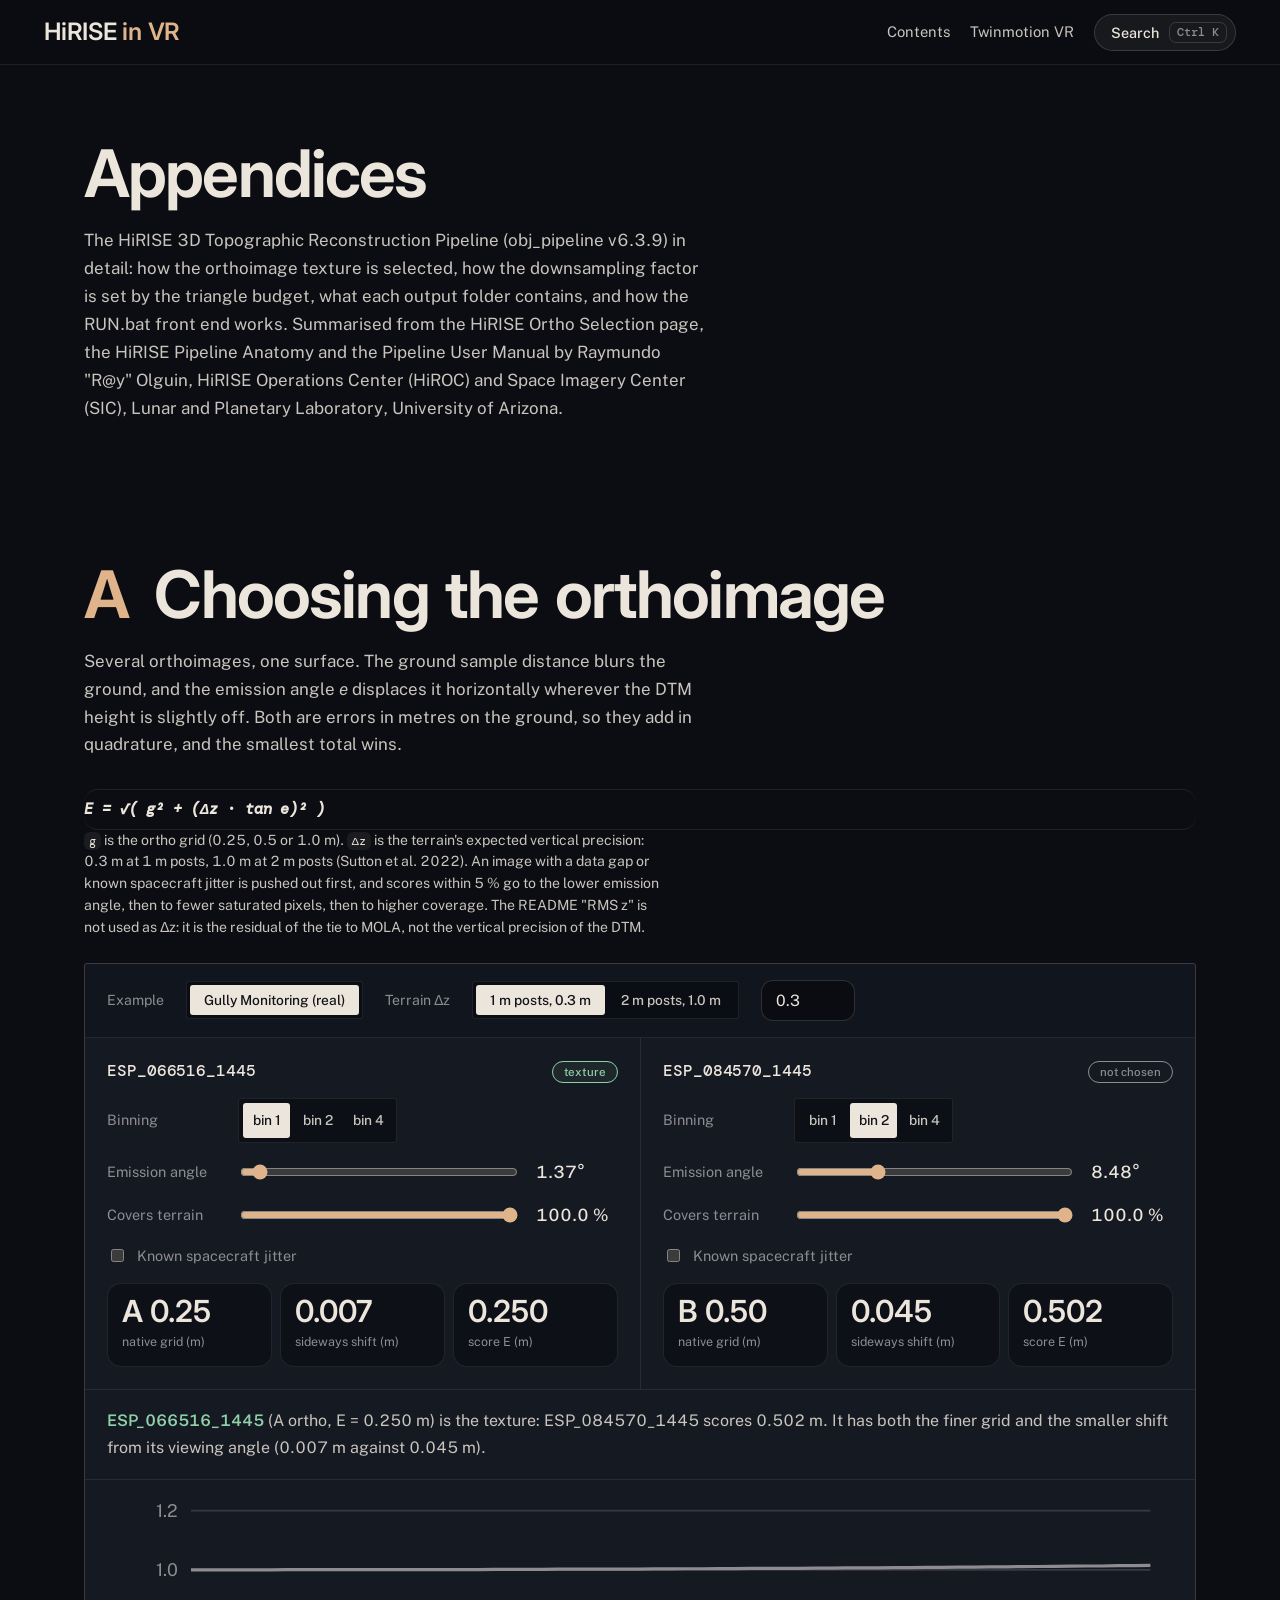
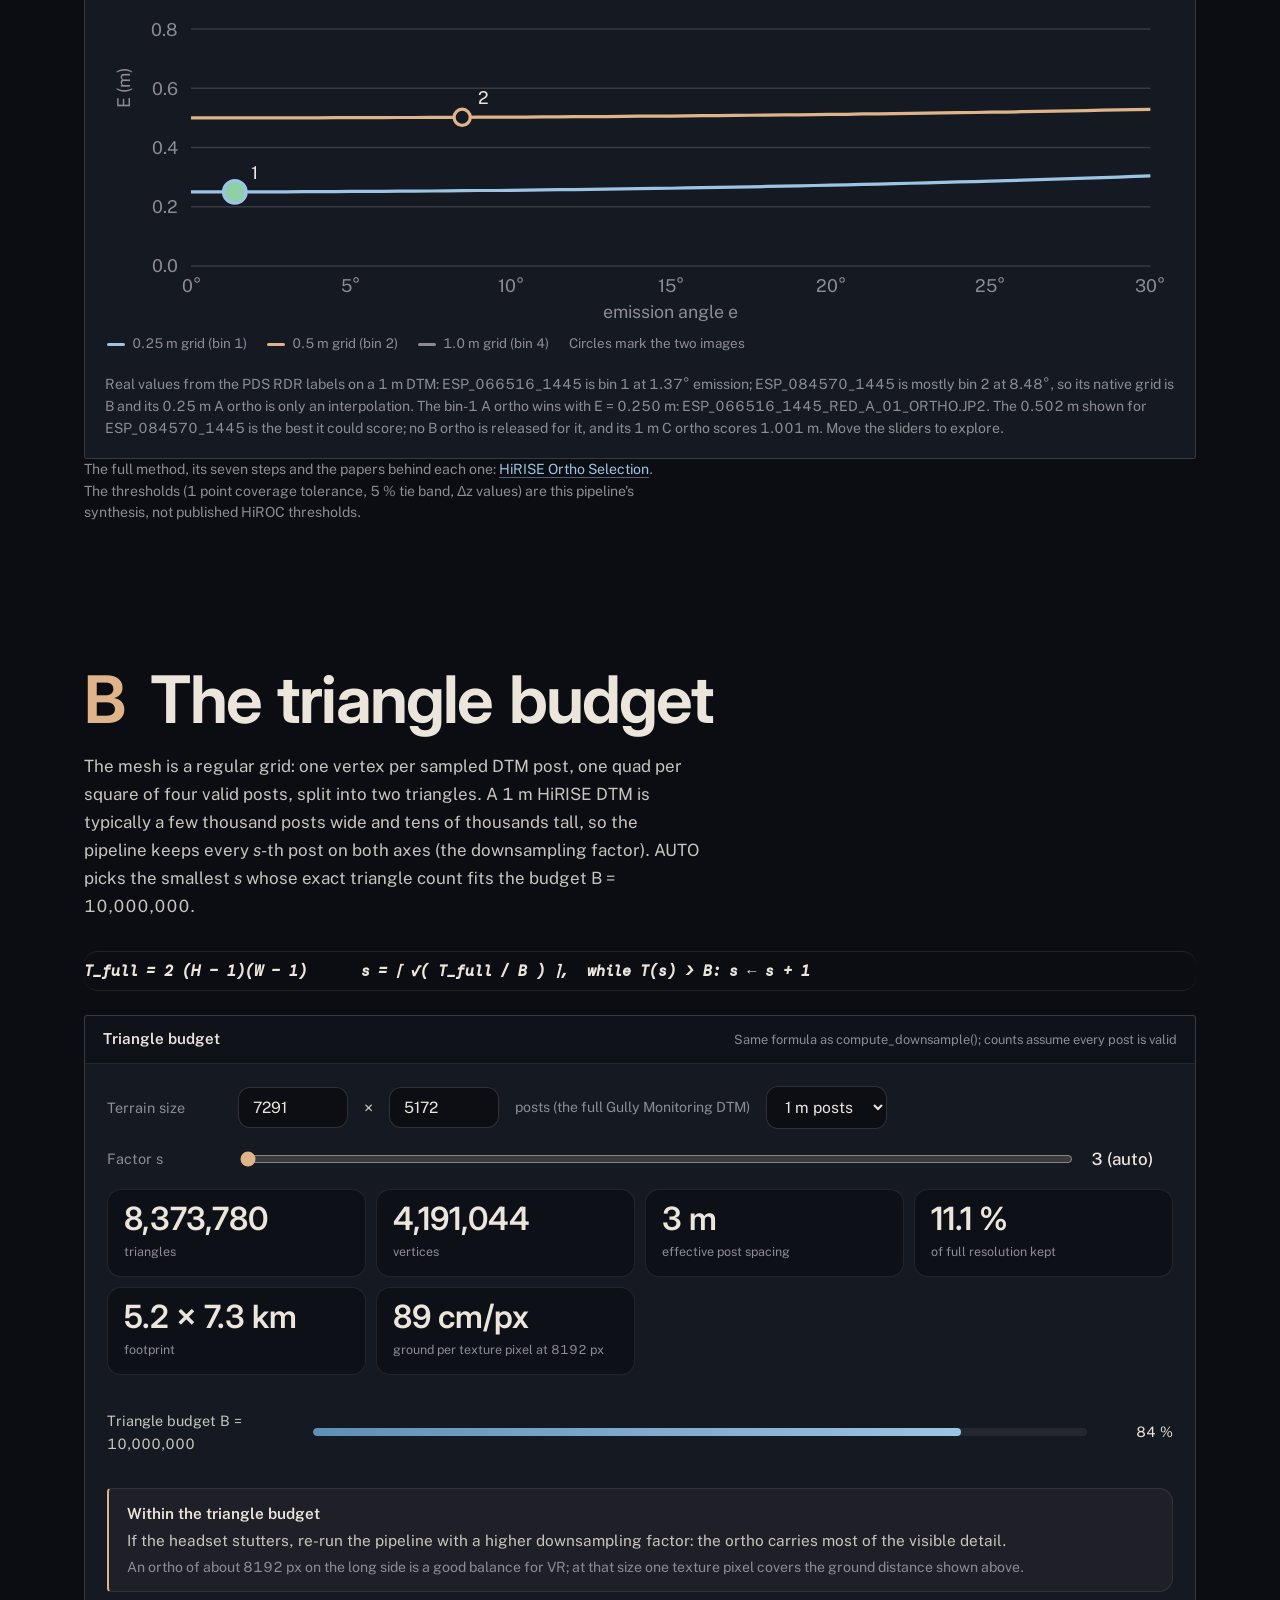
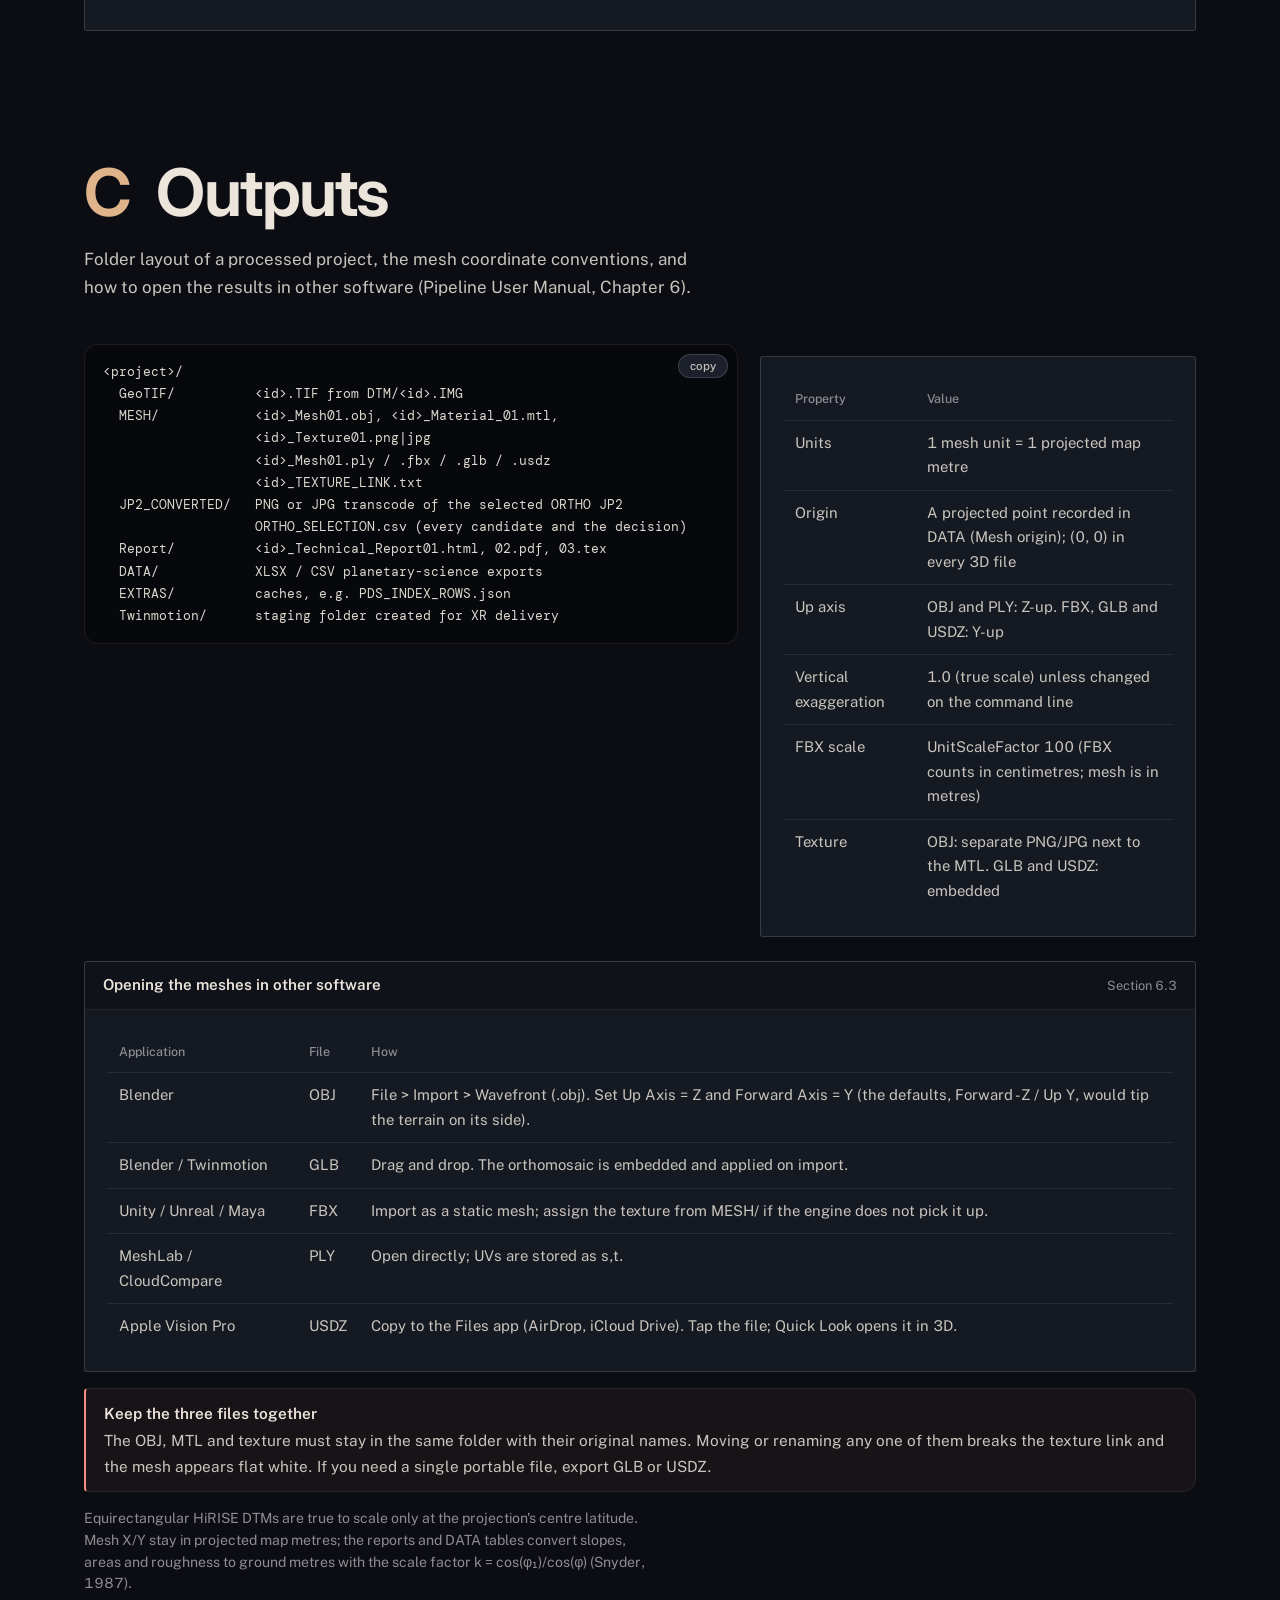
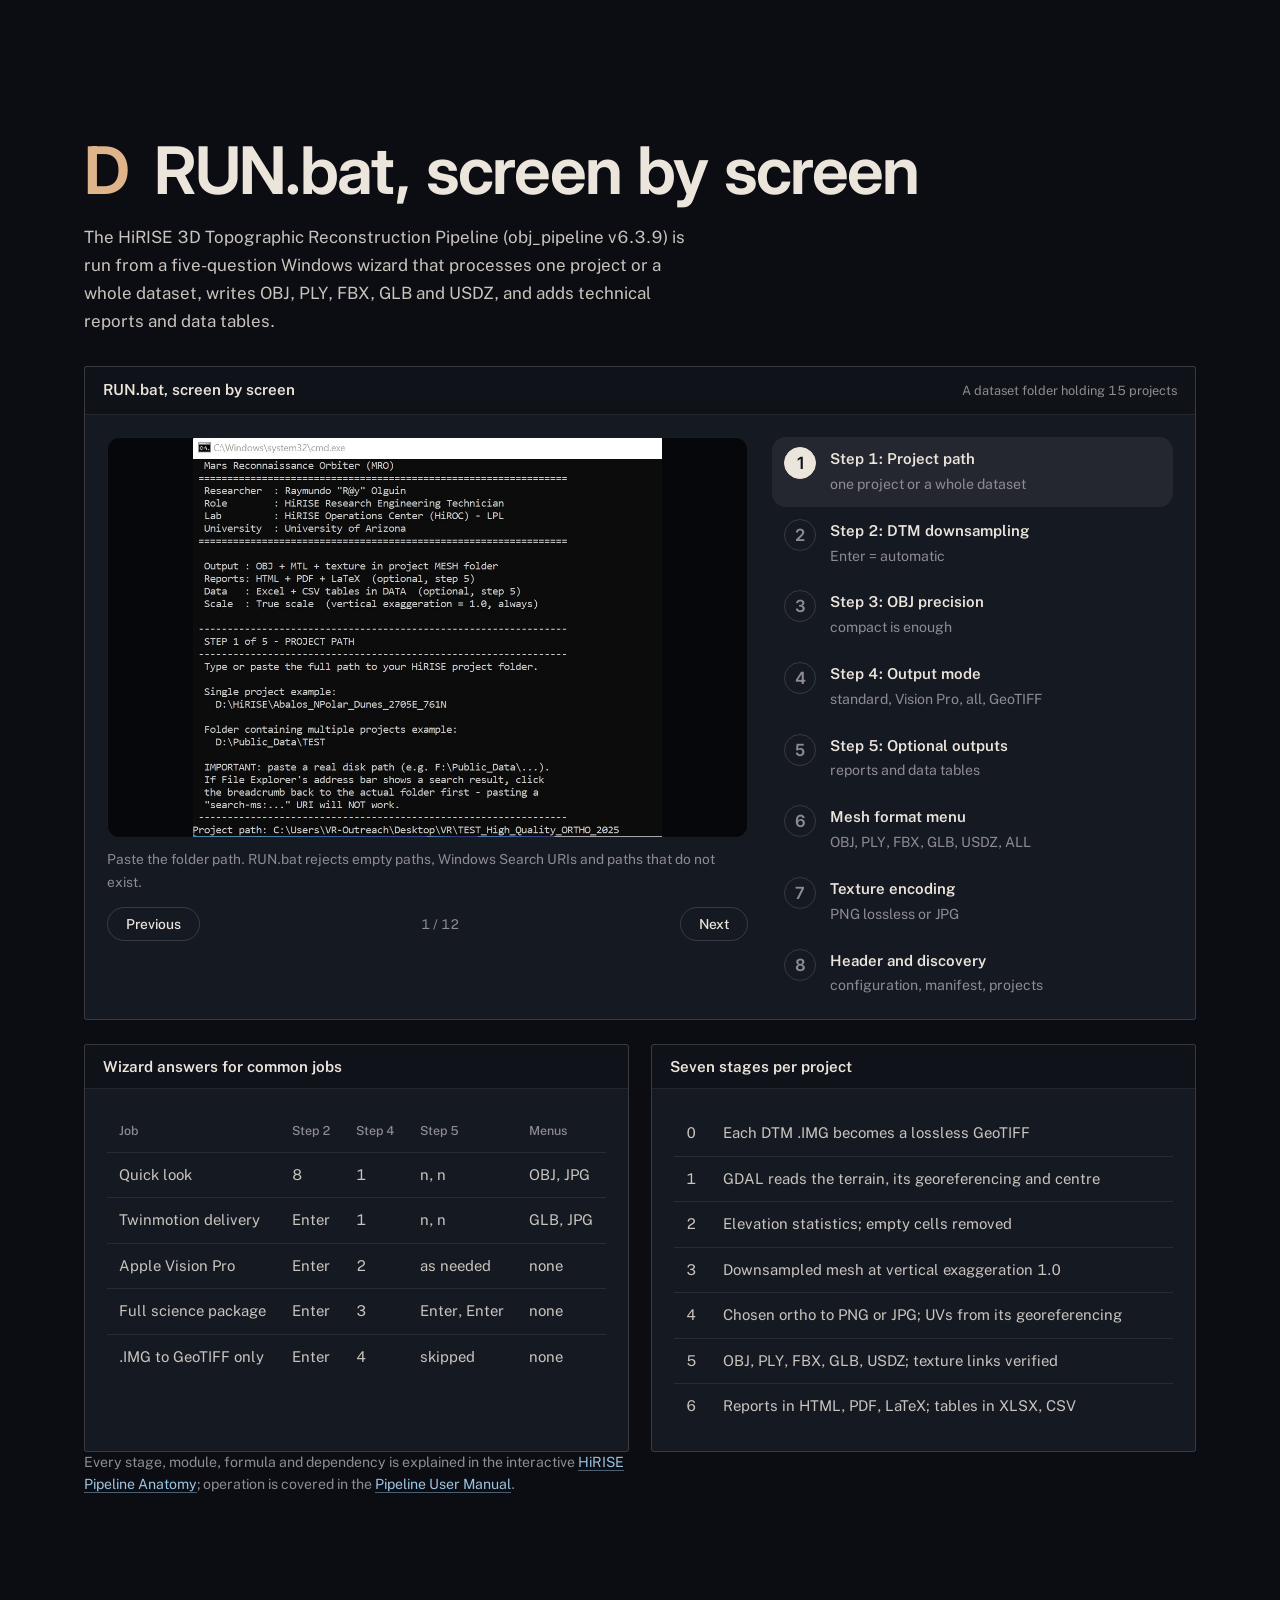
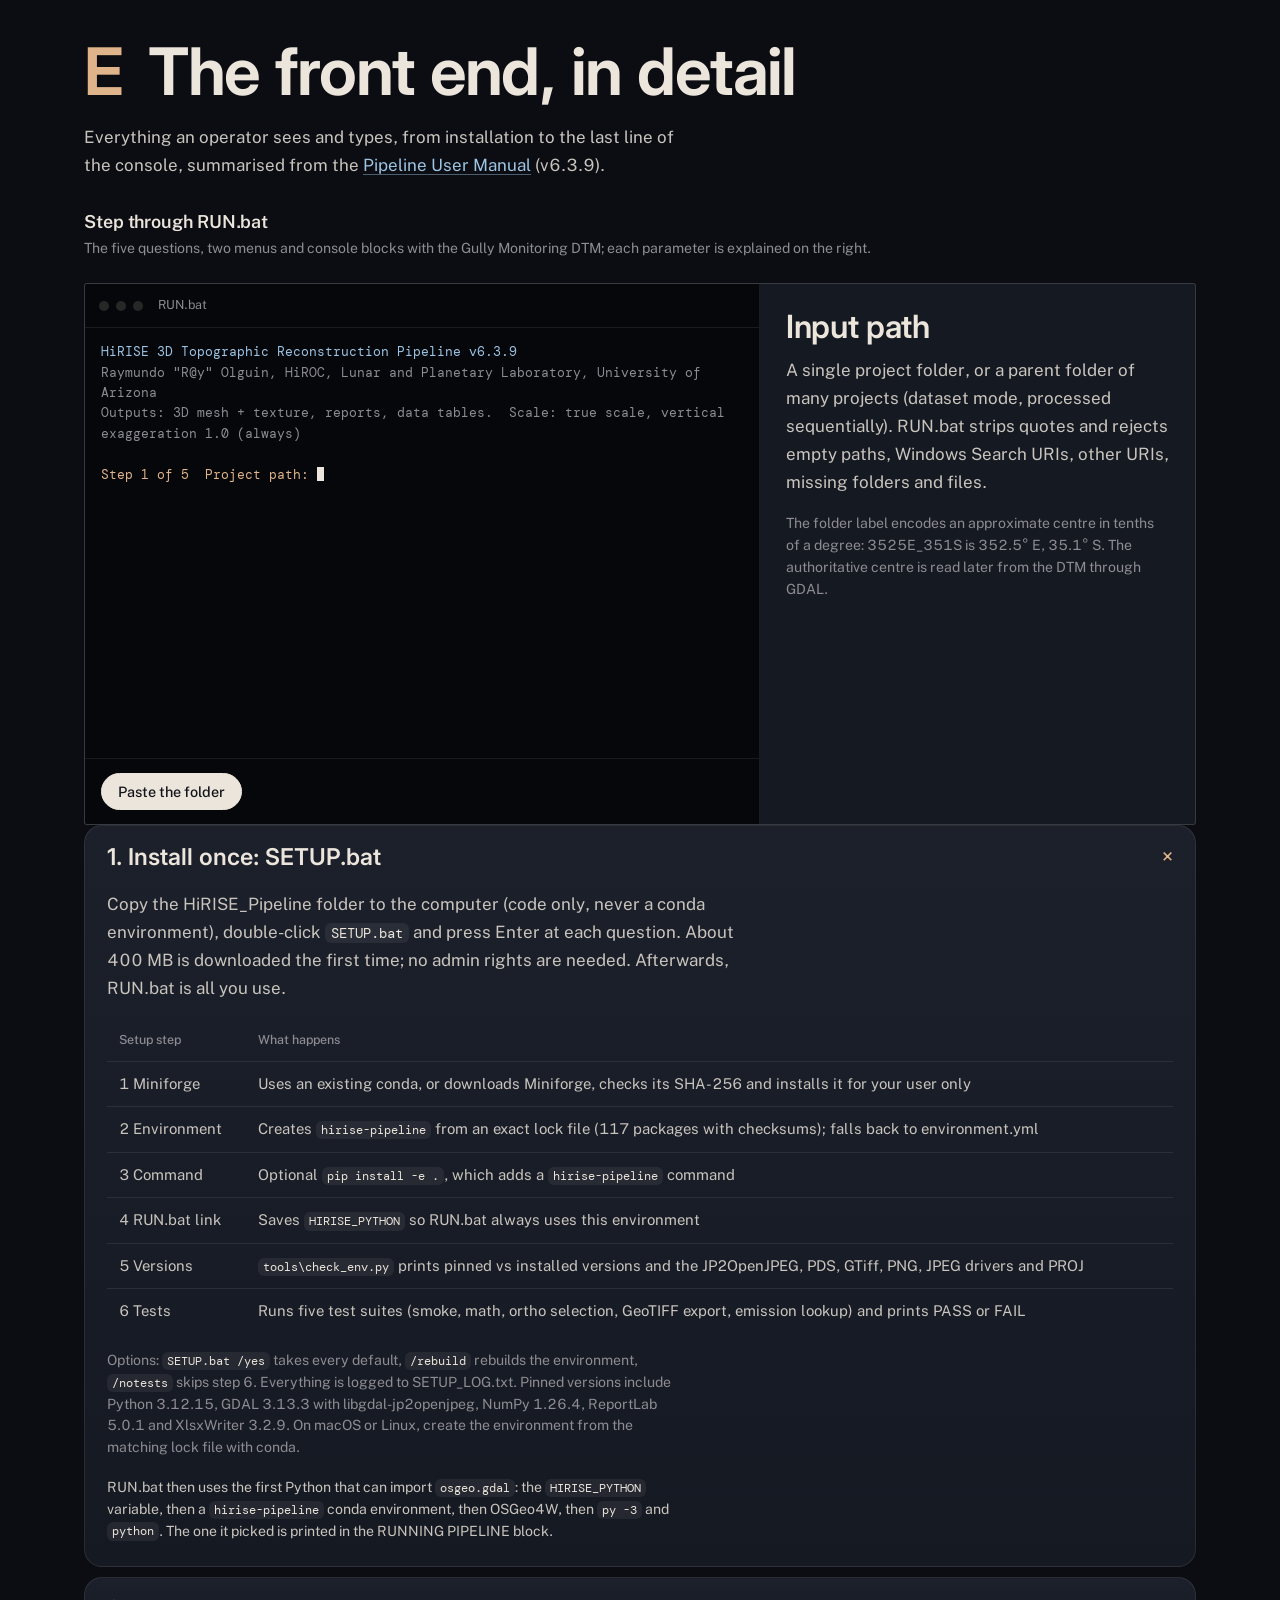
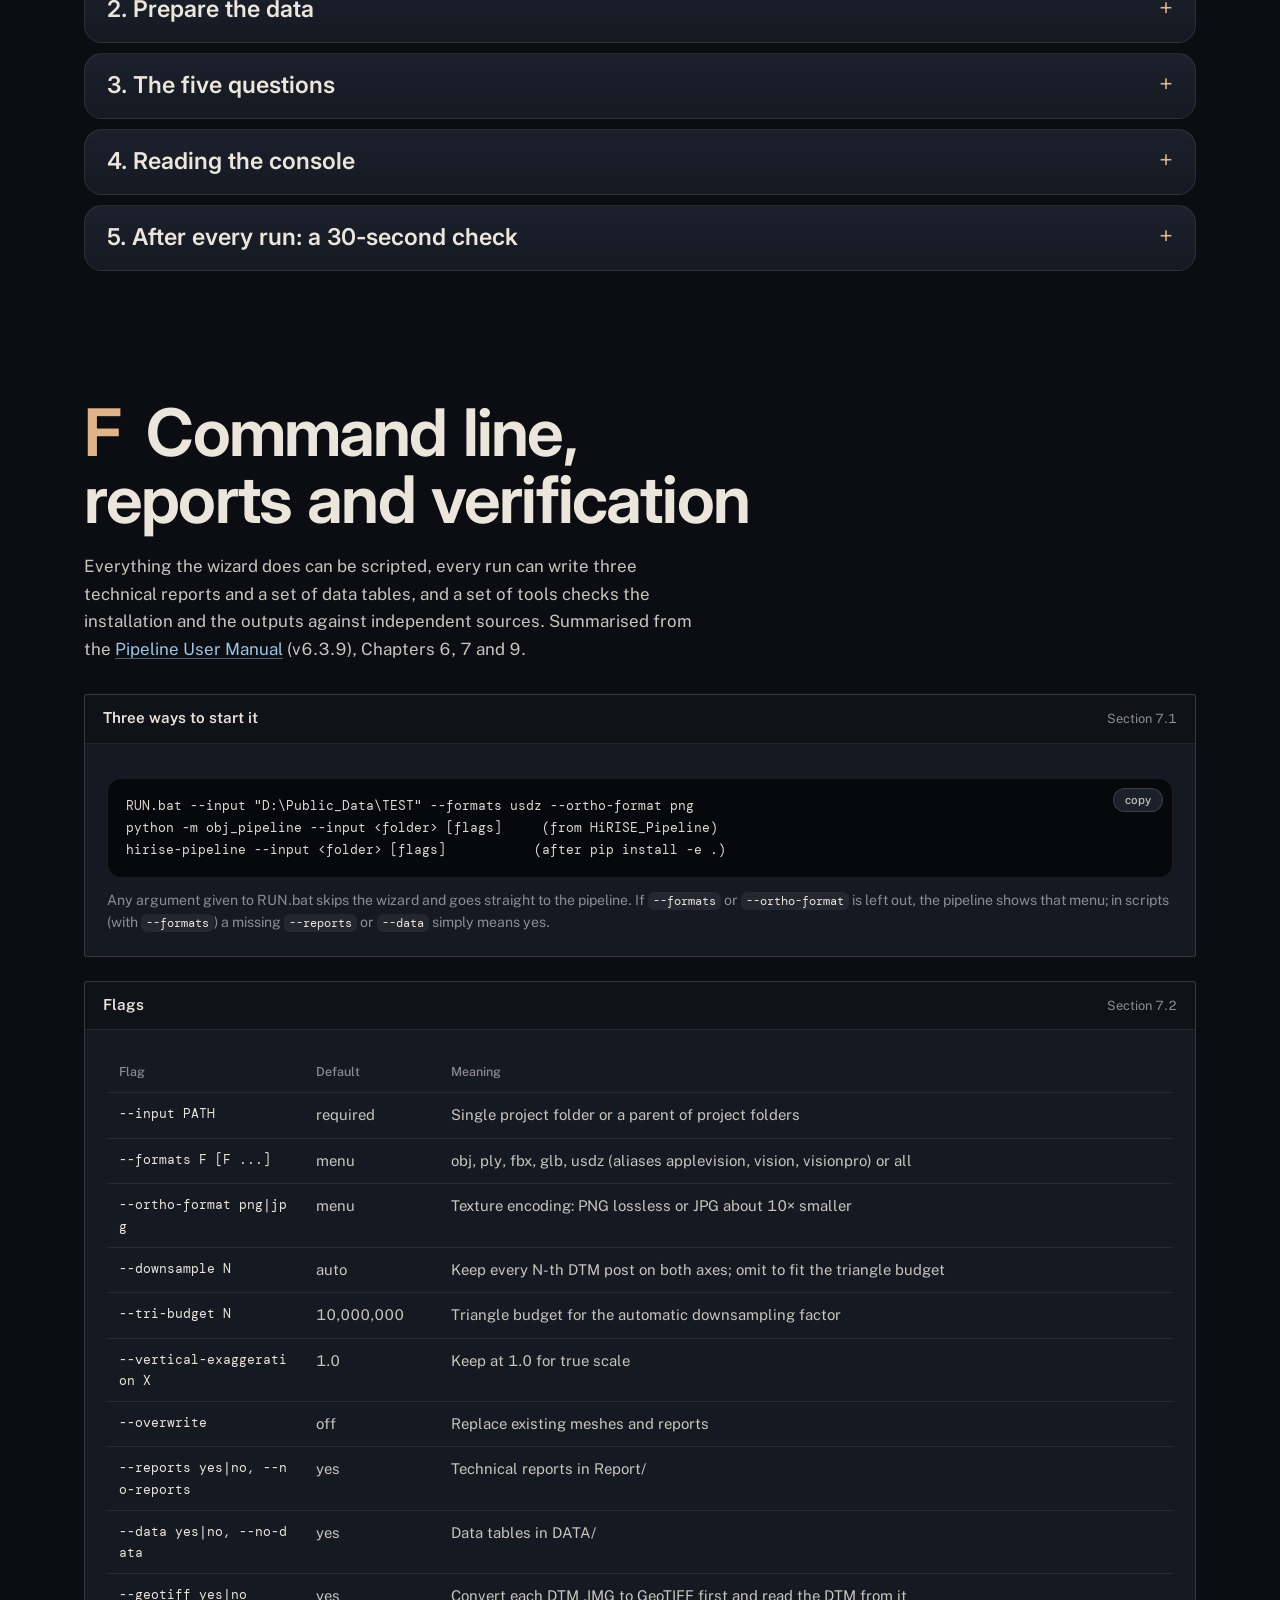
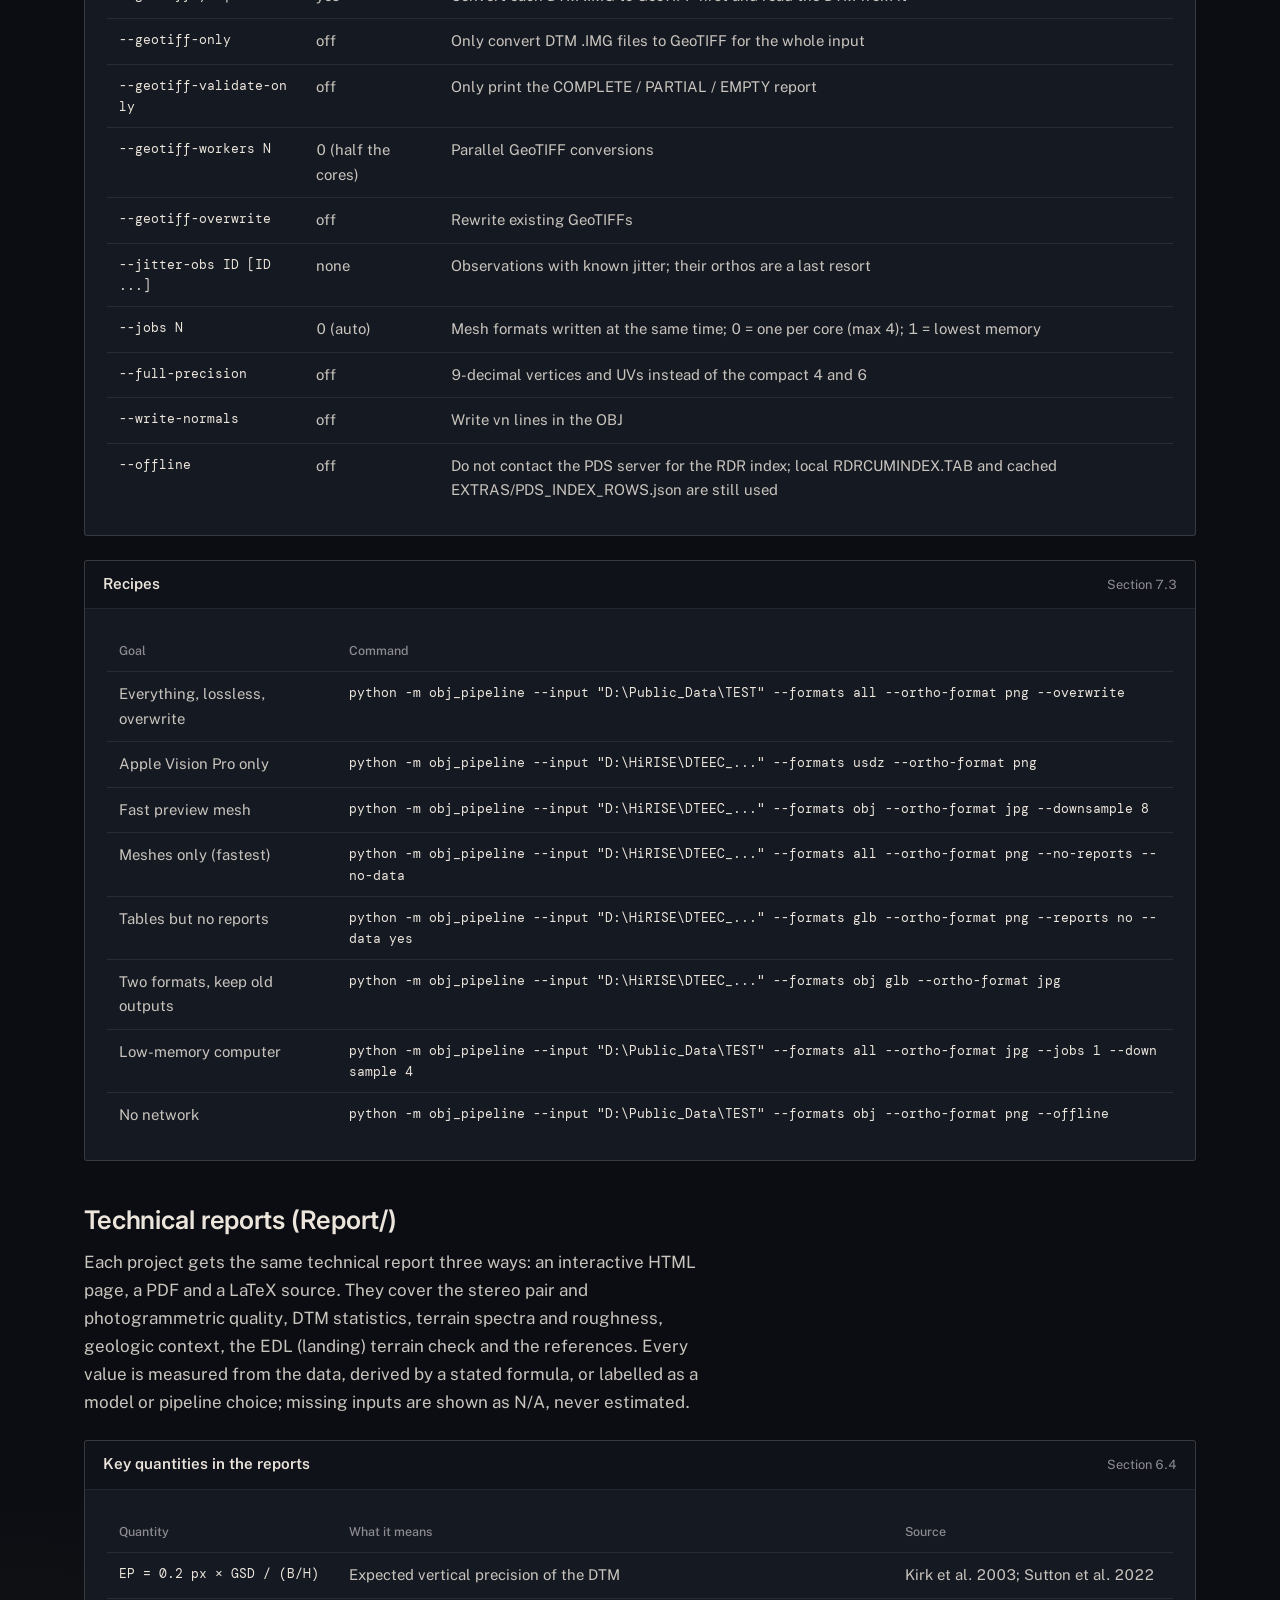
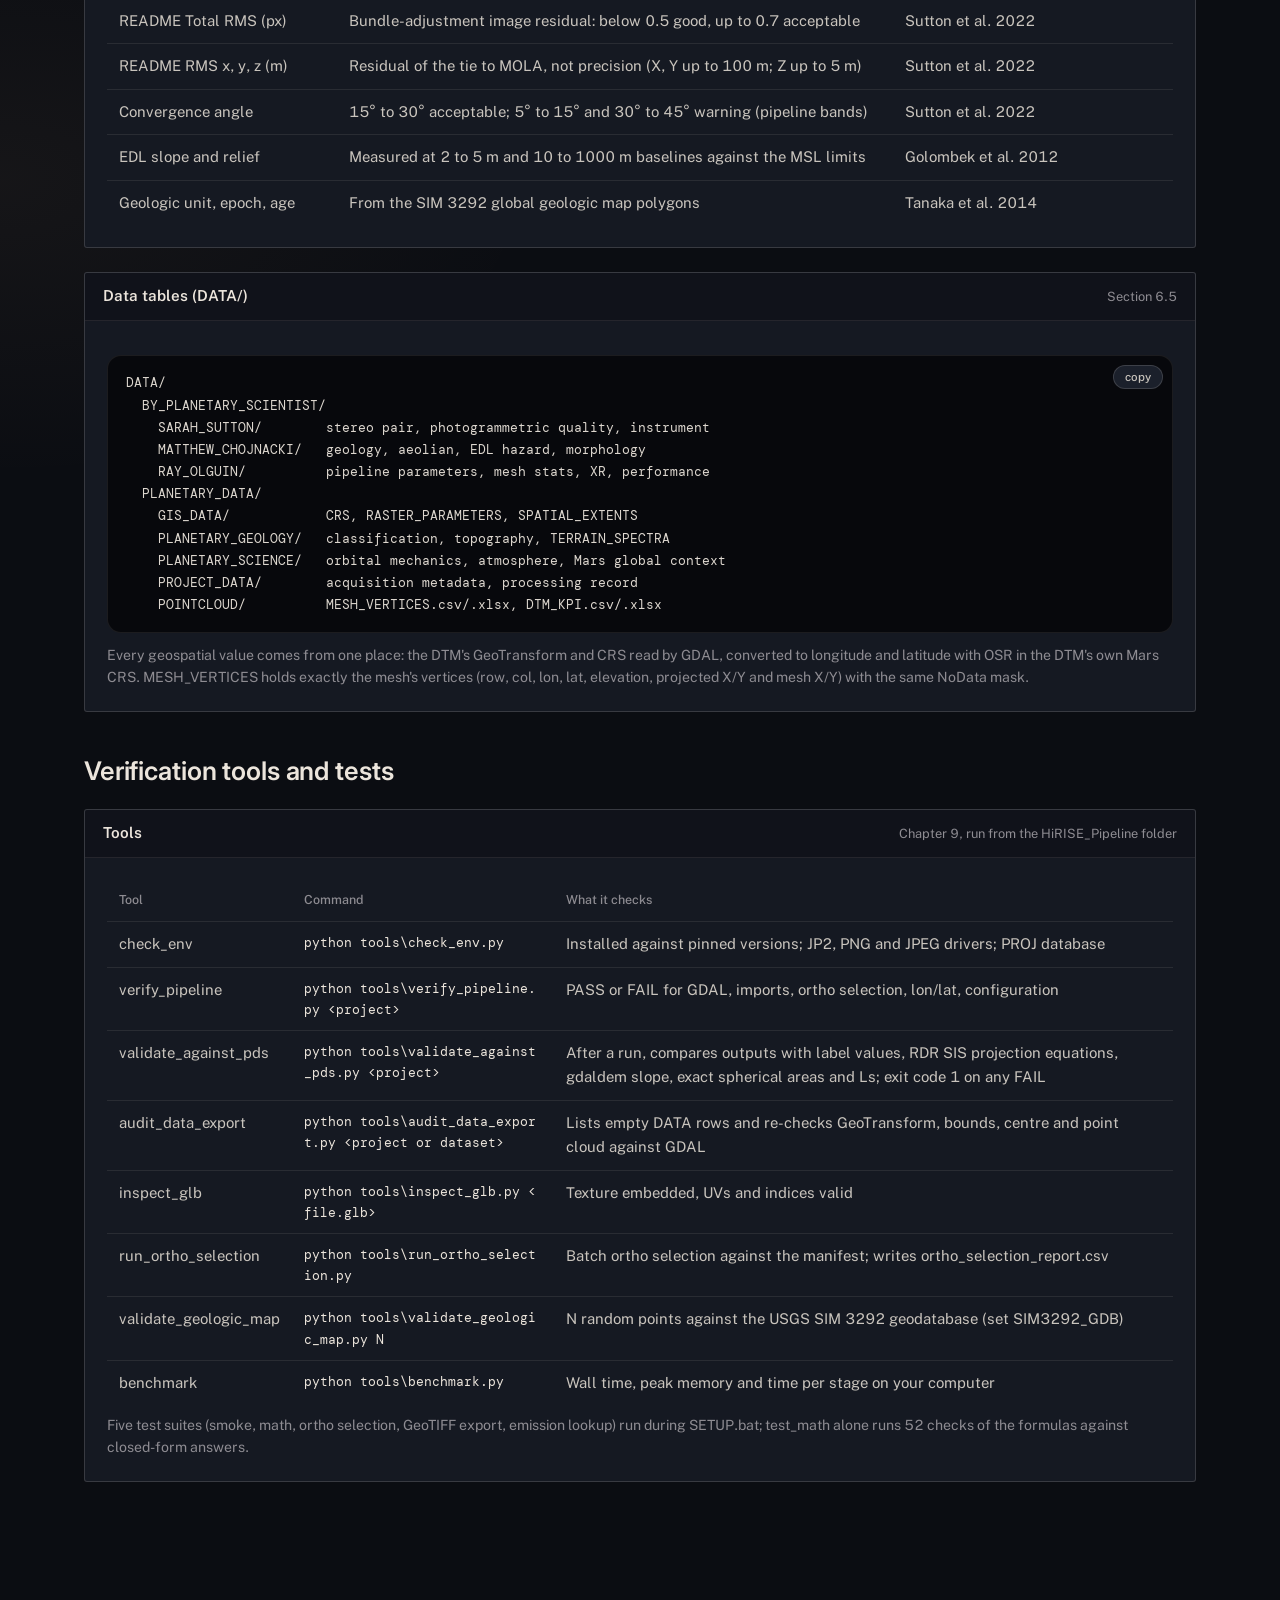
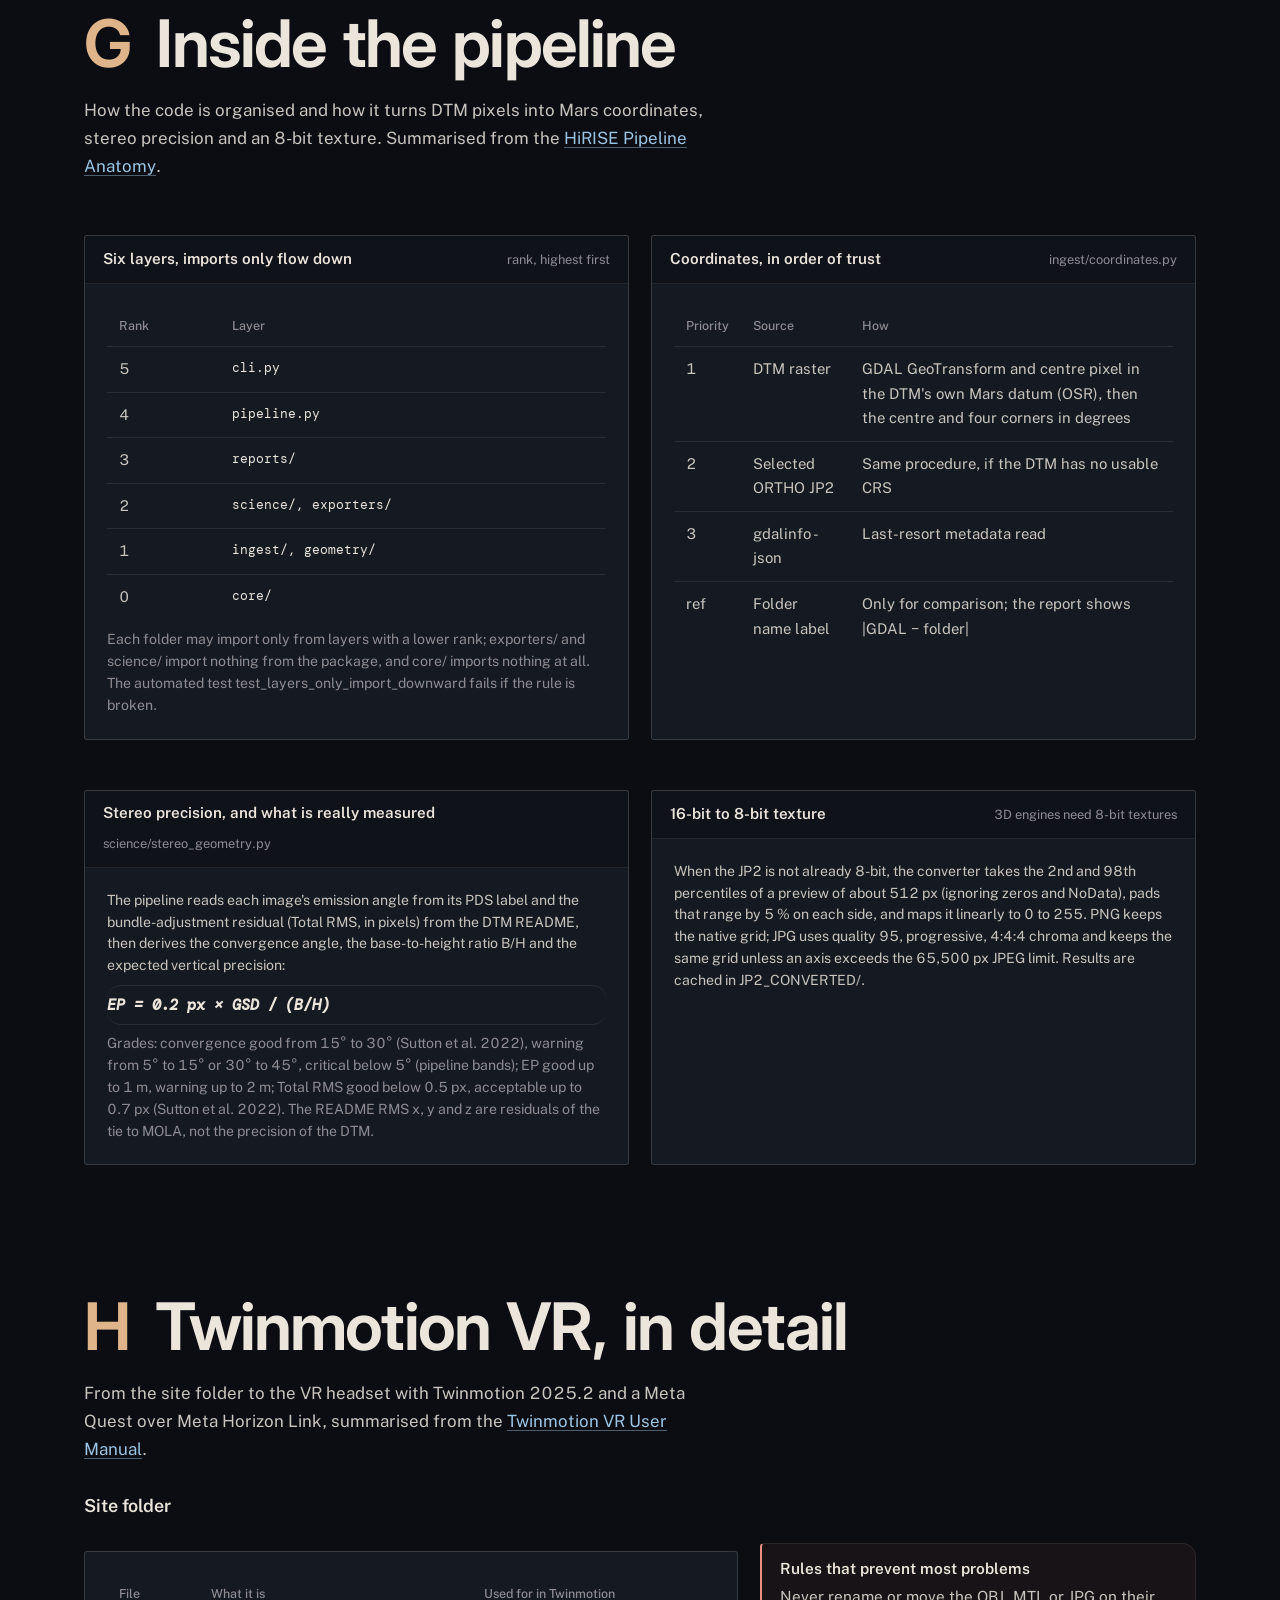
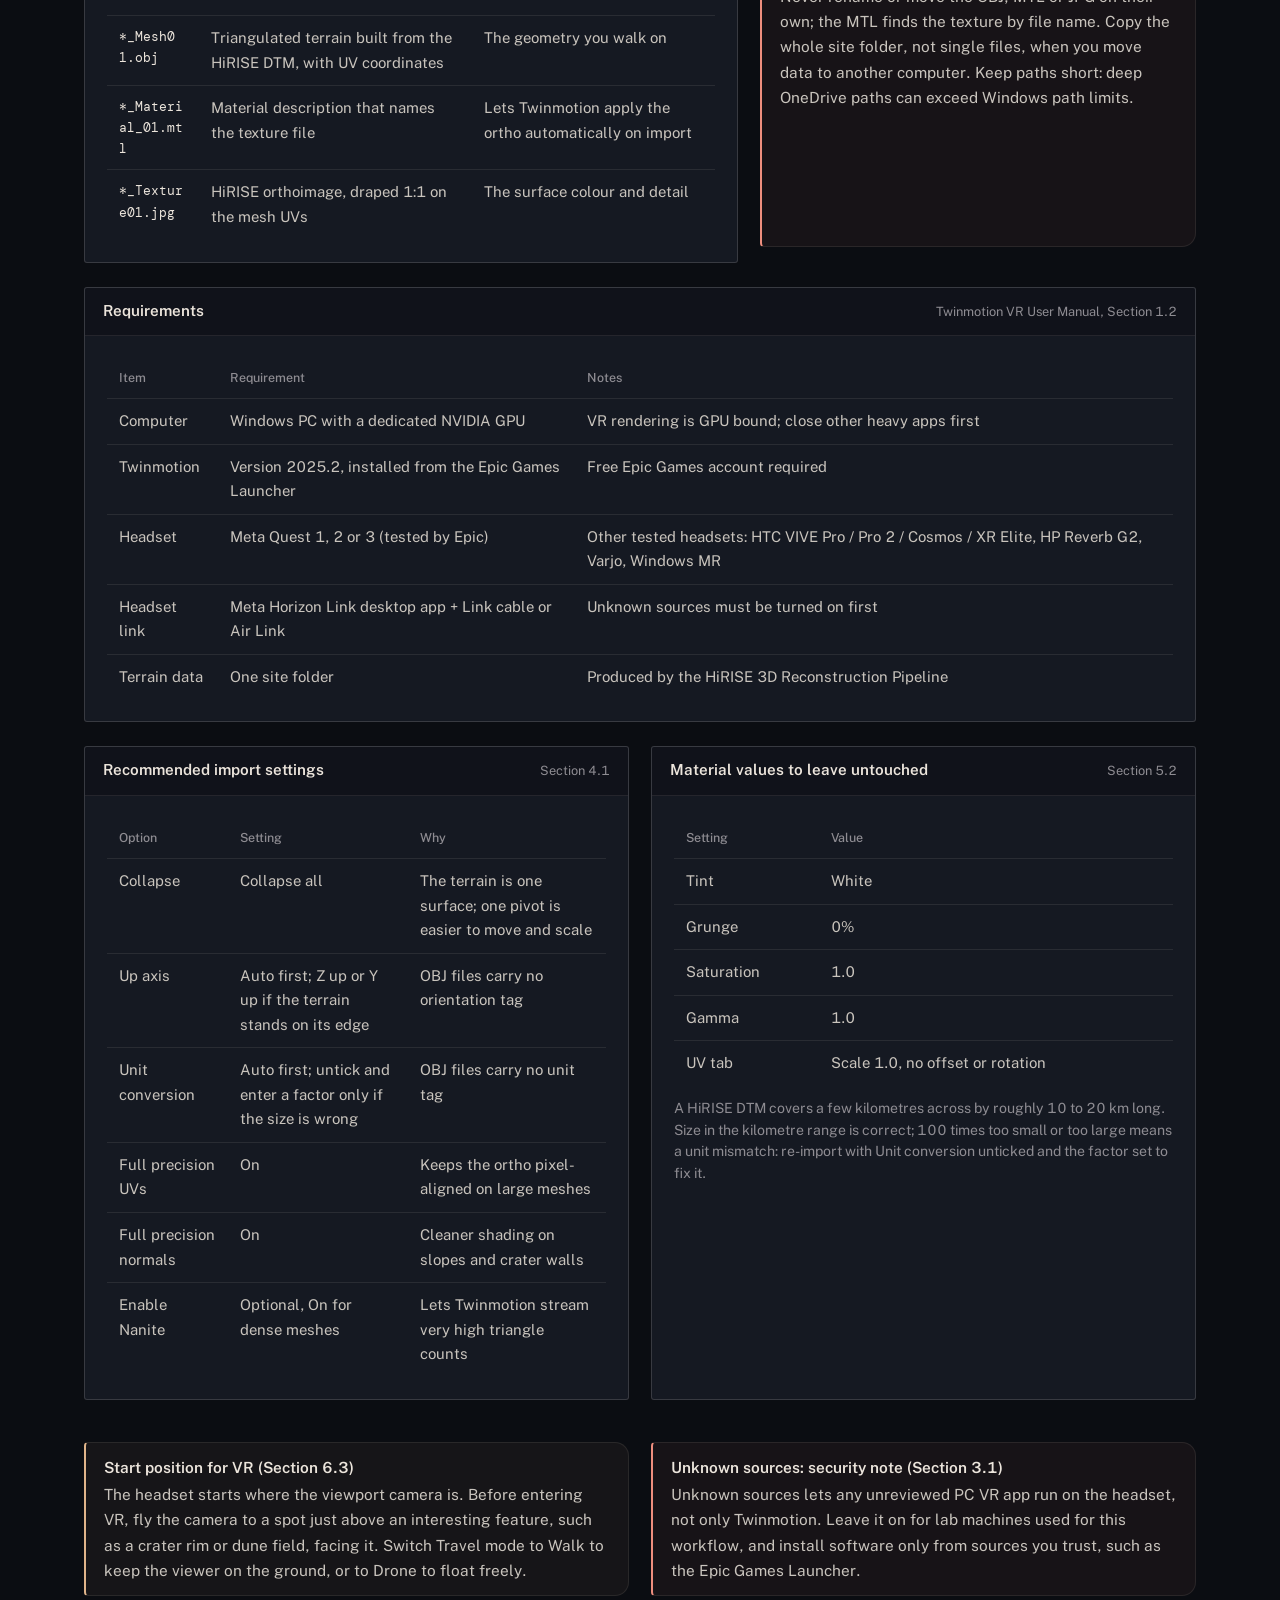
<file: science.html>
<!doctype html>
<html lang="en">
<head>
<meta charset="utf-8">
<meta name="viewport" content="width=device-width, initial-scale=1, viewport-fit=cover">
<title>How it works: HiRISE in VR, the science and the tools</title>
<meta name="description" content="Viewing HiRISE terrain meshes and orthoimages in virtual reality: the HiRISE 3D Topographic Reconstruction Pipeline and Twinmotion VR. By Raymundo &quot;R@y&quot; Olguin, HiROC and SIC, LPL, University of Arizona.">
<meta name="author" content="Raymundo &quot;R@y&quot; Olguin">
<meta name="theme-color" content="#0B0D12">
<meta property="og:type" content="website">
<meta property="og:site_name" content="HiRISE in VR">
<meta property="og:url" content="https://rayolguinm.github.io/HiRISE_VR/science.html">
<meta property="og:title" content="HiRISE in VR: pipeline reference (appendices)">
<meta property="og:description" content="From a HiRISE stereo DTM to a true-scale, textured mesh in a VR headset.">
<meta property="og:image" content="https://rayolguinm.github.io/HiRISE_VR/docs/img/share_card.jpg">
<meta property="og:image:secure_url" content="https://rayolguinm.github.io/HiRISE_VR/docs/img/share_card.jpg">
<meta property="og:image:type" content="image/jpeg">
<meta property="og:image:width" content="1200">
<meta property="og:image:height" content="627">
<meta property="og:image:alt" content="HiRISE DTM rendered as a true-scale 3D terrain">
<meta name="twitter:card" content="summary_large_image">
<link rel="canonical" href="https://rayolguinm.github.io/HiRISE_VR/science.html">
<link rel="preconnect" href="https://fonts.googleapis.com">
<link rel="preconnect" href="https://fonts.gstatic.com" crossorigin>
<link rel="stylesheet" href="https://fonts.googleapis.com/css2?family=Inter:wght@400..800&family=Public+Sans:ital,wght@0,300..700;1,400&family=DM+Mono:wght@400;500&display=swap">
<link rel="stylesheet" href="assets/css/site.css">
<script type="importmap">{"imports":{
  "three":"./assets/vendor/three/three.module.min.js",
  "three/webgpu":"./assets/vendor/three/three.webgpu.min.js",
  "three/addons/":"./assets/vendor/three/addons/"}}</script>
</head>
<body>
<a class="skip" href="#main">Skip to the content</a>
<div class="progress-line" aria-hidden="true"></div>
<header class="bar solid" id="bar"><div class="wrap">
  <a class="mark" href="index.html">HiRISE <span>in VR</span></a>
  <span class="sp"></span>
  <a class="link" href="index.html#contents">Contents</a>
  <a class="link" href="#twinmotion">Twinmotion VR</a>
  <button class="kbtn" type="button" id="kOpen" aria-haspopup="dialog">Search <kbd id="kKey">Ctrl K</kbd></button>
</div></header>
<nav class="rail show" id="rail" aria-label="Appendices">
  <ol>
    <li><a href="#texture">A Ortho selection</a></li>
    <li><a href="#mesh">B Triangle budget</a></li>
    <li><a href="#outputs">C Outputs</a></li>
    <li><a href="#pipeline">D RUN.bat screens</a></li>
    <li><a href="#frontend">E Front end</a></li>
    <li><a href="#cli">F Command line</a></li>
    <li><a href="#anatomy">G Inside the pipeline</a></li>
    <li><a href="#twinmotion">H Twinmotion VR</a></li>
    <li><a href="#help">I Troubleshooting</a></li>
    <li><a href="#glossary">J Glossary</a></li>
    <li><a href="#refs">References</a></li>
  </ol>
</nav>
<main id="main"><div class="wrap">
<section class="sec" style="padding-top:140px;padding-bottom:0" id="intro">
  <div class="sec-head plain">
    <h2>Appendices</h2>
    <p>The HiRISE 3D Topographic Reconstruction Pipeline (obj_pipeline v6.3.9) in detail: how the orthoimage texture is selected, how the downsampling factor is set by the triangle budget, what each output folder contains, and how the RUN.bat front end works. Summarised from the HiRISE Ortho Selection page, the HiRISE Pipeline Anatomy and the Pipeline User Manual by Raymundo "R@y" Olguin, HiRISE Operations Center (HiROC) and Space Imagery Center (SIC), Lunar and Planetary Laboratory, University of Arizona.</p>
  </div>
</section>
<section class="sec" id="texture">
  <div class="sec-head plain">
    <h2><span class="no">A</span>Choosing the orthoimage</h2>
    <p>Several orthoimages, one surface. The ground sample distance blurs the ground, and the emission angle <i>e</i> displaces it horizontally wherever the DTM height is slightly off. Both are errors in metres on the ground, so they add in quadrature, and the smallest total wins.</p>
  </div>
  <pre class="formula">E = √( g² + (Δz · tan e)² )</pre>
  <p class="prose small"><code>g</code> is the ortho grid (0.25, 0.5 or 1.0 m). <code>Δz</code> is the terrain's expected vertical precision: 0.3 m at 1 m posts, 1.0 m at 2 m posts (Sutton et al. 2022). An image with a data gap or known spacecraft jitter is pushed out first, and scores within 5 % go to the lower emission angle, then to fewer saturated pixels, then to higher coverage. The README "RMS z" is not used as &Delta;z: it is the residual of the tie to MOLA, not the vertical precision of the DTM.</p>
  <div class="tool calc" id="calc">
    <div class="calc-top">
      <label>Example</label>
      <span class="seg" role="group" aria-label="Examples" id="presetSeg"><button type="button" data-p="site" aria-pressed="true">Gully Monitoring (real)</button></span>
      <label for="dz">Terrain Δz</label>
      <span class="seg" role="group" aria-label="Terrain precision" id="dzSeg"><button type="button" data-dz="0.3" aria-pressed="true">1 m posts, 0.3 m</button><button type="button" data-dz="1.0" aria-pressed="false">2 m posts, 1.0 m</button></span>
      <input type="number" id="dz" min="0.05" max="3" step="0.05" value="0.3" aria-label="Δz in metres" style="width:6em">
    </div>
    <div class="imgs">
      <div class="img" data-i="0">
        <h3><span id="name0">Image 1</span> <span class="status" id="st0"></span></h3>
        <div class="row"><label>Binning</label><span class="seg bseg" role="group" aria-label="Image 1 binning"><button type="button" data-b="1" aria-pressed="true">bin 1</button><button type="button" data-b="2" aria-pressed="false">bin 2</button><button type="button" data-b="4" aria-pressed="false">bin 4</button></span></div>
        <div class="row"><label for="e0">Emission angle</label><input type="range" id="e0" min="0" max="30" step="0.01" value="1.37"><span class="val" id="e0v"></span></div>
        <div class="row"><label for="c0">Covers terrain</label><input type="range" id="c0" min="70" max="100" step="0.5" value="100"><span class="val" id="c0v"></span></div>
        <label class="chk"><input type="checkbox" id="j0"> Known spacecraft jitter</label>
        <div class="out"><div><b id="g0"></b><span>native grid (m)</span></div><div><b id="m0"></b><span>sideways shift (m)</span></div><div><b id="s0"></b><span>score E (m)</span></div></div>
      </div>
      <div class="img" data-i="1">
        <h3><span id="name1">Image 2</span> <span class="status" id="st1"></span></h3>
        <div class="row"><label>Binning</label><span class="seg bseg" role="group" aria-label="Image 2 binning"><button type="button" data-b="1" aria-pressed="true">bin 1</button><button type="button" data-b="2" aria-pressed="false">bin 2</button><button type="button" data-b="4" aria-pressed="false">bin 4</button></span></div>
        <div class="row"><label for="e1">Emission angle</label><input type="range" id="e1" min="0" max="30" step="0.01" value="8.48"><span class="val" id="e1v"></span></div>
        <div class="row"><label for="c1">Covers terrain</label><input type="range" id="c1" min="70" max="100" step="0.5" value="100"><span class="val" id="c1v"></span></div>
        <label class="chk"><input type="checkbox" id="j1"> Known spacecraft jitter</label>
        <div class="out"><div><b id="g1"></b><span>native grid (m)</span></div><div><b id="m1"></b><span>sideways shift (m)</span></div><div><b id="s1"></b><span>score E (m)</span></div></div>
      </div>
    </div>
    <div class="verdict" id="verdict" aria-live="polite"></div>
    <div class="chart">
      <svg id="plot" viewBox="0 0 660 270" role="img" aria-label="Score E against emission angle for each grid"></svg>
      <div class="legend"><span><i style="background:var(--glow)"></i>0.25 m grid (bin 1)</span><span><i style="background:var(--dust)"></i>0.5 m grid (bin 2)</span><span><i style="background:var(--muted)"></i>1.0 m grid (bin 4)</span><span>Circles mark the two images</span></div>
    </div>
    <p class="small muted" style="padding:0 20px 18px;margin:0" id="calcNote"></p>
  </div>
  <p class="prose small muted">The full method, its seven steps and the papers behind each one: <a href="docs/interactive/HiRISE_Ortho_Selection.html">HiRISE Ortho Selection</a>. The thresholds (1 point coverage tolerance, 5 % tie band, Δz values) are this pipeline's synthesis, not published HiROC thresholds.</p>
</section>
<section class="sec" id="mesh">
  <div class="sec-head plain">
    <h2><span class="no">B</span>The triangle budget</h2>
    <p>The mesh is a regular grid: one vertex per sampled DTM post, one quad per square of four valid posts, split into two triangles. A 1 m HiRISE DTM is typically a few thousand posts wide and tens of thousands tall, so the pipeline keeps every <i>s</i>-th post on both axes (the downsampling factor). AUTO picks the smallest <i>s</i> whose exact triangle count fits the budget B = 10,000,000.</p>
  </div>
  <pre class="formula wrap">T_full = 2 (H − 1)(W − 1)      s = ⌈ √( T_full / B ) ⌉,  while T(s) &gt; B: s ← s + 1</pre>
  <div class="tool">
    <div class="tool-h"><h3>Triangle budget</h3><span>Same formula as compute_downsample(); counts assume every post is valid</span></div>
    <div class="tool-b" style="display:grid;gap:16px">
      <div class="row"><label>Terrain size</label>
        <input type="number" id="bH" value="7291" min="10" step="1" aria-label="rows" style="width:7em"> × <input type="number" id="bW" value="5172" min="10" step="1" aria-label="columns" style="width:7em"> <span class="muted small">posts (the full Gully Monitoring DTM)</span>
        <select id="bPost" aria-label="Post spacing"><option value="1">1 m posts</option><option value="2">2 m posts</option></select></div>
      <div class="row"><label for="bS">Factor s</label><input type="range" id="bS" min="0" max="16" step="1" value="0"><span class="val" id="bSv"></span></div>
      <div class="kpis">
        <div><b id="kT"></b><span>triangles</span></div>
        <div><b id="kV"></b><span>vertices</span></div>
        <div><b id="kP"></b><span>effective post spacing</span></div>
        <div><b id="kR"></b><span>of full resolution kept</span></div>
                        <div><b id="kF"></b><span>footprint</span></div>
        <div><b id="kX"></b><span>ground per texture pixel at 8192 px</span></div>
      </div>
      <div class="bars" id="bars"></div>
      <div class="callout" id="bVerdict"></div>
    </div>
  </div>
</section>
<section class="sec" id="outputs">
  <div class="sec-head plain">
    <h2><span class="no">C</span>Outputs</h2>
    <p>Folder layout of a processed project, the mesh coordinate conventions, and how to open the results in other software (Pipeline User Manual, Chapter 6).</p>
  </div>
  <div class="split wide" style="align-items:start">
<pre>&lt;project&gt;/
  GeoTIF/          &lt;id&gt;.TIF from DTM/&lt;id&gt;.IMG
  MESH/            &lt;id&gt;_Mesh01.obj, &lt;id&gt;_Material_01.mtl,
                   &lt;id&gt;_Texture01.png|jpg
                   &lt;id&gt;_Mesh01.ply / .fbx / .glb / .usdz
                   &lt;id&gt;_TEXTURE_LINK.txt
  JP2_CONVERTED/   PNG or JPG transcode of the selected ORTHO JP2
                   ORTHO_SELECTION.csv (every candidate and the decision)
  Report/          &lt;id&gt;_Technical_Report01.html, 02.pdf, 03.tex
  DATA/            XLSX / CSV planetary-science exports
  EXTRAS/          caches, e.g. PDS_INDEX_ROWS.json
  Twinmotion/      staging folder created for XR delivery</pre>
    <div class="tool"><div class="tool-b tbl"><table>
      <thead><tr><th>Property</th><th>Value</th></tr></thead><tbody>
      <tr><td>Units</td><td>1 mesh unit = 1 projected map metre</td></tr>
      <tr><td>Origin</td><td>A projected point recorded in DATA (Mesh origin); (0, 0) in every 3D file</td></tr>
      <tr><td>Up axis</td><td>OBJ and PLY: Z-up. FBX, GLB and USDZ: Y-up</td></tr>
      <tr><td>Vertical exaggeration</td><td>1.0 (true scale) unless changed on the command line</td></tr>
      <tr><td>FBX scale</td><td>UnitScaleFactor 100 (FBX counts in centimetres; mesh is in metres)</td></tr>
      <tr><td>Texture</td><td>OBJ: separate PNG/JPG next to the MTL. GLB and USDZ: embedded</td></tr></tbody></table></div></div>
  </div>
  <div class="tool"><div class="tool-h"><h3>Opening the meshes in other software</h3><span>Section 6.3</span></div><div class="tool-b tbl"><table>
    <thead><tr><th>Application</th><th>File</th><th>How</th></tr></thead><tbody>
    <tr><td>Blender</td><td>OBJ</td><td>File &gt; Import &gt; Wavefront (.obj). Set Up Axis = Z and Forward Axis = Y (the defaults, Forward -Z / Up Y, would tip the terrain on its side).</td></tr>
    <tr><td>Blender / Twinmotion</td><td>GLB</td><td>Drag and drop. The orthomosaic is embedded and applied on import.</td></tr>
    <tr><td>Unity / Unreal / Maya</td><td>FBX</td><td>Import as a static mesh; assign the texture from MESH/ if the engine does not pick it up.</td></tr>
    <tr><td>MeshLab / CloudCompare</td><td>PLY</td><td>Open directly; UVs are stored as s,t.</td></tr>
    <tr><td>Apple Vision Pro</td><td>USDZ</td><td>Copy to the Files app (AirDrop, iCloud Drive). Tap the file; Quick Look opens it in 3D.</td></tr></tbody></table></div></div>
  <div class="callout warn"><b>Keep the three files together</b>The OBJ, MTL and texture must stay in the same folder with their original names. Moving or renaming any one of them breaks the texture link and the mesh appears flat white. If you need a single portable file, export GLB or USDZ.</div>
  <p class="small muted prose">Equirectangular HiRISE DTMs are true to scale only at the projection's centre latitude. Mesh X/Y stay in projected map metres; the reports and DATA tables convert slopes, areas and roughness to ground metres with the scale factor k = cos(φ₁)/cos(φ) (Snyder, 1987).</p>
</section>
<section class="sec" id="pipeline">
  <div class="sec-head plain">
    <h2><span class="no">D</span>RUN.bat, screen by screen</h2>
    <p>The HiRISE 3D Topographic Reconstruction Pipeline (obj_pipeline v6.3.9) is run from a five-question Windows wizard that processes one project or a whole dataset, writes OBJ, PLY, FBX, GLB and USDZ, and adds technical reports and data tables.</p>
  </div>
  <div class="tool">
    <div class="tool-h"><h3>RUN.bat, screen by screen</h3><span>A dataset folder holding 15 projects</span></div>
    <div class="tool-b gallery">
      <div><figure><img id="wzImg" src="docs/img/pl_fig01_step1_path.jpg" alt=""><figcaption id="wzCap"></figcaption></figure>
        <div class="navbtns"><button type="button" id="wzPrev">Previous</button><span class="pos" id="wzPos"></span><button type="button" id="wzNext">Next</button></div></div>
      <ol class="steplist" id="wzList"></ol>
    </div>
  </div>
  <div class="split">
    <div class="tool"><div class="tool-h"><h3>Wizard answers for common jobs</h3></div><div class="tool-b tbl"><table>
      <thead><tr><th>Job</th><th>Step 2</th><th>Step 4</th><th>Step 5</th><th>Menus</th></tr></thead><tbody>
      <tr><td>Quick look</td><td>8</td><td>1</td><td>n, n</td><td>OBJ, JPG</td></tr>
      <tr><td>Twinmotion delivery</td><td>Enter</td><td>1</td><td>n, n</td><td>GLB, JPG</td></tr>
      <tr><td>Apple Vision Pro</td><td>Enter</td><td>2</td><td>as needed</td><td>none</td></tr>
      <tr><td>Full science package</td><td>Enter</td><td>3</td><td>Enter, Enter</td><td>none</td></tr>
      <tr><td>.IMG to GeoTIFF only</td><td>Enter</td><td>4</td><td>skipped</td><td>none</td></tr></tbody></table></div></div>
    <div class="tool"><div class="tool-h"><h3>Seven stages per project</h3></div><div class="tool-b tbl"><table><tbody>
      <tr><td>0</td><td>Each DTM .IMG becomes a lossless GeoTIFF</td></tr>
      <tr><td>1</td><td>GDAL reads the terrain, its georeferencing and centre</td></tr>
      <tr><td>2</td><td>Elevation statistics; empty cells removed</td></tr>
      <tr><td>3</td><td>Downsampled mesh at vertical exaggeration 1.0</td></tr>
      <tr><td>4</td><td>Chosen ortho to PNG or JPG; UVs from its georeferencing</td></tr>
      <tr><td>5</td><td>OBJ, PLY, FBX, GLB, USDZ; texture links verified</td></tr>
      <tr><td>6</td><td>Reports in HTML, PDF, LaTeX; tables in XLSX, CSV</td></tr></tbody></table></div></div>
  </div>
  <p class="prose small muted">Every stage, module, formula and dependency is explained in the interactive <a href="docs/interactive/HiRISE_Pipeline_Anatomy.html">HiRISE Pipeline Anatomy</a>; operation is covered in the <a href="docs/manuals/HiRISE_Pipeline_User_Manual.pdf">Pipeline User Manual</a>.</p>
</section>
<section class="sec" id="frontend">
  <div class="sec-head plain">
    <h2><span class="no">E</span>The front end, in detail</h2>
    <p>Everything an operator sees and types, from installation to the last line of the console, summarised from the <a href="docs/manuals/HiRISE_Pipeline_User_Manual.pdf">Pipeline User Manual</a> (v6.3.9).</p>
  </div>
  <h3 style="margin:8px 0 4px">Step through RUN.bat</h3>
  <p class="small muted">The five questions, two menus and console blocks with the Gully Monitoring DTM; each parameter is explained on the right.</p>
  <div class="tool wz">
    <div class="wz-grid">
      <div class="wz-left">
        <div class="wz-bar"><i></i><i></i><i></i><span>RUN.bat</span></div>
        <div class="wz-term" id="wzTerm" aria-live="polite" role="log"></div>
        <div class="wz-opts" id="wzOpts"></div>
      </div>
      <div class="wz-side">
        <div id="wzSide"></div>
        <button type="button" class="btn line" id="wzRestart" hidden>Start again</button>
      </div>
    </div>
  </div>
  
  <div class="faq wide">
    <details open><summary>1. Install once: SETUP.bat</summary>
      <p>Copy the HiRISE_Pipeline folder to the computer (code only, never a conda environment), double-click <code>SETUP.bat</code> and press Enter at each question. About 400 MB is downloaded the first time; no admin rights are needed. Afterwards, RUN.bat is all you use.</p>
      <div class="tbl"><table><thead><tr><th>Setup step</th><th>What happens</th></tr></thead><tbody>
        <tr><td>1 Miniforge</td><td>Uses an existing conda, or downloads Miniforge, checks its SHA-256 and installs it for your user only</td></tr>
        <tr><td>2 Environment</td><td>Creates <code>hirise-pipeline</code> from an exact lock file (117 packages with checksums); falls back to environment.yml</td></tr>
        <tr><td>3 Command</td><td>Optional <code>pip install -e .</code>, which adds a <code>hirise-pipeline</code> command</td></tr>
        <tr><td>4 RUN.bat link</td><td>Saves <code>HIRISE_PYTHON</code> so RUN.bat always uses this environment</td></tr>
        <tr><td>5 Versions</td><td><code>tools\check_env.py</code> prints pinned vs installed versions and the JP2OpenJPEG, PDS, GTiff, PNG, JPEG drivers and PROJ</td></tr>
        <tr><td>6 Tests</td><td>Runs five test suites (smoke, math, ortho selection, GeoTIFF export, emission lookup) and prints PASS or FAIL</td></tr>
      </tbody></table></div>
      <p class="small muted">Options: <code>SETUP.bat /yes</code> takes every default, <code>/rebuild</code> rebuilds the environment, <code>/notests</code> skips step 6. Everything is logged to SETUP_LOG.txt. Pinned versions include Python 3.12.15, GDAL 3.13.3 with libgdal-jp2openjpeg, NumPy 1.26.4, ReportLab 5.0.1 and XlsxWriter 3.2.9. On macOS or Linux, create the environment from the matching lock file with conda.</p>
      <p class="small">RUN.bat then uses the first Python that can import <code>osgeo.gdal</code>: the <code>HIRISE_PYTHON</code> variable, then a <code>hirise-pipeline</code> conda environment, then OSGeo4W, then <code>py -3</code> and <code>python</code>. The one it picked is printed in the RUNNING PIPELINE block.</p>
    </details>

    <details><summary>2. Prepare the data</summary>
      <p>Give the wizard one project folder, or a parent folder of many projects (the console then reports <b>Mode: DATASET</b> and runs them one after another).</p>
<pre>&lt;Project_Name_LLLLE_LLLN&gt;/
  DTEEC_&lt;obs1&gt;_&lt;obs2&gt;_A01.TIF     DTM GeoTIFF (root, DEM/ or DTM/), or
  DTM/DTEEC_..._A01.IMG (+ .LBL)   PDS3 DTM, converted in stage 0
  *_RED_A_01_ORTHO.JP2             orthos (A, B or C grid; RED and IRB)
  *.LBL                            labels with EMISSION_ANGLE, MRO:BINNING
  README / *.txt                   producer README
  JITTER.txt                       optional: observation IDs with known jitter</pre>
      <p>Only the DTM is required. Folder names carry an approximate location, read with one rule: a 4-digit longitude and a 3-digit latitude, both in tenths of a degree, east-positive. <code>1546E_049S</code> means 154.6° E, 4.9° S; <code>1546E_493S</code> would mean 49.3° S. The authoritative centre always comes from the DTM through GDAL, and Stage 1 warns when the two disagree.</p>
      <p class="small muted">Emission-angle labels and the manifest are found through <code>HIRISE_EMISSION_LABELS_ROOT</code> and <code>HIRISE_EMISSION_MANIFEST</code>, then a HiRISE_Emission_Labels folder next to the dataset, then <code>C:\Public_Data\HiRISE_Emission_Labels</code> and the same folder on D:, E:, F:.</p>
    </details>

    <details><summary>3. The five questions</summary>
      <div class="tbl"><table><thead><tr><th>Step</th><th>Prompt</th><th>Answers</th><th>Default</th></tr></thead><tbody>
        <tr><td>1</td><td>Project path</td><td>Paste a folder path; quotes are removed. Rejected: empty, a Windows Search result (search-ms:), any URI, a missing folder or a file</td><td>none</td></tr>
        <tr><td>2</td><td>DTM downsampling</td><td>Enter = AUTO from the 10,000,000-triangle budget; 1 = native (100 % of vertices); 2 = 25 %; 4 = 6.25 %; 8 = 1.56 %; any whole number works; text falls back to AUTO</td><td>AUTO</td></tr>
        <tr><td>3</td><td>Full precision? [y/N]</td><td>N = compact (vertices to 4 decimals, UVs to 6, no normals); y = 9 decimals plus normals, 3 to 4 times larger</td><td>N</td></tr>
        <tr><td>4</td><td>Output mode</td><td>1 Standard (two menus follow); 2 Apple Vision Pro (one USDZ with the native PNG texture); 3 All formats with PNG; 4 GeoTIFF only (skips step 5)</td><td>1</td></tr>
        <tr><td>5</td><td>Reports? Data tables?</td><td>Enter = yes, n = no. Meshes are always written. Typical run on the 12.5 M-post benchmark: about 17 s with neither, 26 s with both</td><td>yes / yes</td></tr>
      </tbody></table></div>
      <div class="split" style="margin-top:14px">
        <div class="tbl"><table><thead><tr><th>Format menu</th><th>Best for</th></tr></thead><tbody>
          <tr><td>1 OBJ (+ MTL + texture)</td><td>Blender, GIS, universal exchange</td></tr>
          <tr><td>2 PLY, binary</td><td>MeshLab, CloudCompare</td></tr>
          <tr><td>3 FBX 7.4</td><td>Unity, Unreal, Maya</td></tr>
          <tr><td>4 GLB, texture embedded</td><td>Twinmotion, Blender, WebXR</td></tr>
          <tr><td>5 USDZ, texture embedded</td><td>Apple Vision Pro, AR Quick Look</td></tr>
          <tr><td>6 ALL</td><td>Archival, multi-platform delivery</td></tr></tbody></table></div>
        <div class="tbl"><table><thead><tr><th>Texture menu</th><th>Use</th></tr></thead><tbody>
          <tr><td>1 PNG, lossless, native grid</td><td>Photometric inspection, archival</td></tr>
          <tr><td>2 JPG, quality 95, 4:4:4, about 10× smaller</td><td>VR and Twinmotion delivery</td></tr></tbody></table>
          <p class="small muted" style="margin-top:8px">JPG cannot store an axis longer than 65,500 px, so a longer ortho is Lanczos-resampled; PNG keeps the native grid. Both menus accept only the listed numbers, and Ctrl+C cancels cleanly.</p></div>
      </div>
      <div class="callout warn"><b>The wizard always overwrites</b>RUN.bat passes <code>--overwrite</code>, so existing meshes and reports are replaced (GeoTIFFs only with <code>--geotiff-overwrite</code>). Use the command line to keep earlier outputs.</div>
    </details>

    <details><summary>4. Reading the console</summary>
      <div class="tbl"><table><thead><tr><th>Block</th><th>What to read in it</th></tr></thead><tbody>
        <tr><td>RUNNING PIPELINE</td><td>The Python that will run, the input path, the downsampling factor, reports and data choices. Check it before walking away</td></tr>
        <tr><td>PIPELINE CONFIGURATION</td><td>Error log path, timestamp, input root, triangle budget, vertical exaggeration (always 1.0×), OBJ precision, texture encoding</td></tr>
        <tr><td>EMISSION MANIFEST</td><td>Where the manifest was found and how many entries it loaded</td></tr>
        <tr><td>PROJECT DISCOVERY</td><td>Single project or dataset; one line per project with its DTM. Folders named ortho, texture, browse, rgb, color, thumbnail or quicklook are skipped on purpose</td></tr>
        <tr><td>OUTPUT DIRECTORIES, STAGE 0</td><td>The MESH, JP2_CONVERTED, Report and Twinmotion folders; .IMG files converted or already done</td></tr>
        <tr><td>ORTHO SELECTION</td><td>JP2 inventory by band and grid, one row per candidate with grid, role, emission angle, coverage and score E, then SELECTED and FINAL TEXTURE</td></tr>
        <tr><td>STAGES 1 to 4</td><td>Raster size and post spacing, projection, GDAL centre and the folder-label check; valid fraction (about 0.75 is normal for a slanted strip) and elevation range; downsampling, triangles, retention; texture written and its emission angle</td></tr>
        <tr><td>STAGE 5, STAGE 6, COMPLETE</td><td>Every file with its size and the OBJ to MTL to texture check; reports and tables or "skipped"; per-stage times and ALL STAGES NOMINAL</td></tr>
        <tr><td>PIPELINE COMPLETE</td><td>Projects run, elapsed time (15 projects in 63.1 s in the test run) and the error log path</td></tr>
      </tbody></table></div>
      <div class="tbl" style="margin-top:12px"><table><thead><tr><th>Ortho role</th><th>Meaning</th></tr></thead><tbody>
        <tr><td>native</td><td>On its image's native grid; eligible to win</td></tr>
        <tr><td>backup</td><td>Usable but coarser, unrecognised grid, or more than 1 point below the best coverage; tried only if every native candidate fails</td></tr>
        <tr><td>rejected</td><td>IRB colour product, unreadable or blank, or a finer grid that only interpolates</td></tr></tbody></table></div>
    </details>

    <details><summary>5. After every run: a 30-second check</summary>
      <ol>
        <li>Scroll the console for any warning symbol and read the line beside it.</li>
        <li>Open <code>pipeline_errors_&lt;timestamp&gt;.log</code> in the input folder; an almost empty log is a good sign.</li>
        <li>Open one MESH folder: mesh, MTL and texture should all be there with sensible sizes.</li>
        <li>Open <code>JP2_CONVERTED\ORTHO_SELECTION.csv</code> to see why a texture was chosen.</li>
        <li>Load one mesh in the target application.</li>
      </ol>
    </details>
  </div>
</section>
<section class="sec" id="cli">
  <div class="sec-head plain">
    <h2><span class="no">F</span>Command line, reports and verification</h2>
    <p>Everything the wizard does can be scripted, every run can write three technical reports and a set of data tables, and a set of tools checks the installation and the outputs against independent sources. Summarised from the <a href="docs/manuals/HiRISE_Pipeline_User_Manual.pdf">Pipeline User Manual</a> (v6.3.9), Chapters 6, 7 and 9.</p>
  </div>
  <div class="tool"><div class="tool-h"><h3>Three ways to start it</h3><span>Section 7.1</span></div><div class="tool-b">
<pre class="tree">RUN.bat --input "D:\Public_Data\TEST" --formats usdz --ortho-format png
python -m obj_pipeline --input &lt;folder&gt; [flags]     (from HiRISE_Pipeline)
hirise-pipeline --input &lt;folder&gt; [flags]           (after pip install -e .)</pre>
    <p class="small muted" style="margin:10px 0 0">Any argument given to RUN.bat skips the wizard and goes straight to the pipeline. If <code>--formats</code> or <code>--ortho-format</code> is left out, the pipeline shows that menu; in scripts (with <code>--formats</code>) a missing <code>--reports</code> or <code>--data</code> simply means yes.</p>
  </div></div>
  <div class="tool"><div class="tool-h"><h3>Flags</h3><span>Section 7.2</span></div><div class="tool-b tbl"><table>
    <thead><tr><th>Flag</th><th>Default</th><th>Meaning</th></tr></thead><tbody>
    <tr><td class="m">--input PATH</td><td>required</td><td>Single project folder or a parent of project folders</td></tr>
    <tr><td class="m">--formats F [F ...]</td><td>menu</td><td>obj, ply, fbx, glb, usdz (aliases applevision, vision, visionpro) or all</td></tr>
    <tr><td class="m">--ortho-format png|jpg</td><td>menu</td><td>Texture encoding: PNG lossless or JPG about 10&times; smaller</td></tr>
    <tr><td class="m">--downsample N</td><td>auto</td><td>Keep every N-th DTM post on both axes; omit to fit the triangle budget</td></tr>
    <tr><td class="m">--tri-budget N</td><td>10,000,000</td><td>Triangle budget for the automatic downsampling factor</td></tr>
    <tr><td class="m">--vertical-exaggeration X</td><td>1.0</td><td>Keep at 1.0 for true scale</td></tr>
    <tr><td class="m">--overwrite</td><td>off</td><td>Replace existing meshes and reports</td></tr>
    <tr><td class="m">--reports yes|no, --no-reports</td><td>yes</td><td>Technical reports in Report/</td></tr>
    <tr><td class="m">--data yes|no, --no-data</td><td>yes</td><td>Data tables in DATA/</td></tr>
    <tr><td class="m">--geotiff yes|no</td><td>yes</td><td>Convert each DTM .IMG to GeoTIFF first and read the DTM from it</td></tr>
    <tr><td class="m">--geotiff-only</td><td>off</td><td>Only convert DTM .IMG files to GeoTIFF for the whole input</td></tr>
    <tr><td class="m">--geotiff-validate-only</td><td>off</td><td>Only print the COMPLETE / PARTIAL / EMPTY report</td></tr>
    <tr><td class="m">--geotiff-workers N</td><td>0 (half the cores)</td><td>Parallel GeoTIFF conversions</td></tr>
    <tr><td class="m">--geotiff-overwrite</td><td>off</td><td>Rewrite existing GeoTIFFs</td></tr>
    <tr><td class="m">--jitter-obs ID [ID ...]</td><td>none</td><td>Observations with known jitter; their orthos are a last resort</td></tr>
    <tr><td class="m">--jobs N</td><td>0 (auto)</td><td>Mesh formats written at the same time; 0 = one per core (max 4); 1 = lowest memory</td></tr>
    <tr><td class="m">--full-precision</td><td>off</td><td>9-decimal vertices and UVs instead of the compact 4 and 6</td></tr>
    <tr><td class="m">--write-normals</td><td>off</td><td>Write vn lines in the OBJ</td></tr>
    <tr><td class="m">--offline</td><td>off</td><td>Do not contact the PDS server for the RDR index; local RDRCUMINDEX.TAB and cached EXTRAS/PDS_INDEX_ROWS.json are still used</td></tr>
  </tbody></table></div></div>
  <div class="tool"><div class="tool-h"><h3>Recipes</h3><span>Section 7.3</span></div><div class="tool-b tbl"><table>
    <thead><tr><th>Goal</th><th>Command</th></tr></thead><tbody>
    <tr><td>Everything, lossless, overwrite</td><td class="m">python -m obj_pipeline --input "D:\Public_Data\TEST" --formats all --ortho-format png --overwrite</td></tr>
    <tr><td>Apple Vision Pro only</td><td class="m">python -m obj_pipeline --input "D:\HiRISE\DTEEC_..." --formats usdz --ortho-format png</td></tr>
    <tr><td>Fast preview mesh</td><td class="m">python -m obj_pipeline --input "D:\HiRISE\DTEEC_..." --formats obj --ortho-format jpg --downsample 8</td></tr>
    <tr><td>Meshes only (fastest)</td><td class="m">python -m obj_pipeline --input "D:\HiRISE\DTEEC_..." --formats all --ortho-format png --no-reports --no-data</td></tr>
    <tr><td>Tables but no reports</td><td class="m">python -m obj_pipeline --input "D:\HiRISE\DTEEC_..." --formats glb --ortho-format png --reports no --data yes</td></tr>
    <tr><td>Two formats, keep old outputs</td><td class="m">python -m obj_pipeline --input "D:\HiRISE\DTEEC_..." --formats obj glb --ortho-format jpg</td></tr>
    <tr><td>Low-memory computer</td><td class="m">python -m obj_pipeline --input "D:\Public_Data\TEST" --formats all --ortho-format jpg --jobs 1 --downsample 4</td></tr>
    <tr><td>No network</td><td class="m">python -m obj_pipeline --input "D:\Public_Data\TEST" --formats obj --ortho-format png --offline</td></tr>
  </tbody></table></div></div>

  <h3 class="subh">Technical reports (Report/)</h3>
  <p class="prose">Each project gets the same technical report three ways: an interactive HTML page, a PDF and a LaTeX source. They cover the stereo pair and photogrammetric quality, DTM statistics, terrain spectra and roughness, geologic context, the EDL (landing) terrain check and the references. Every value is measured from the data, derived by a stated formula, or labelled as a model or pipeline choice; missing inputs are shown as N/A, never estimated.</p>
  <div class="tool"><div class="tool-h"><h3>Key quantities in the reports</h3><span>Section 6.4</span></div><div class="tool-b tbl"><table>
    <thead><tr><th>Quantity</th><th>What it means</th><th>Source</th></tr></thead><tbody>
    <tr><td class="m">EP = 0.2 px &times; GSD / (B/H)</td><td>Expected vertical precision of the DTM</td><td>Kirk et al. 2003; Sutton et al. 2022</td></tr>
    <tr><td>README Total RMS (px)</td><td>Bundle-adjustment image residual: below 0.5 good, up to 0.7 acceptable</td><td>Sutton et al. 2022</td></tr>
    <tr><td>README RMS x, y, z (m)</td><td>Residual of the tie to MOLA, not precision (X, Y up to 100 m; Z up to 5 m)</td><td>Sutton et al. 2022</td></tr>
    <tr><td>Convergence angle</td><td>15&deg; to 30&deg; acceptable; 5&deg; to 15&deg; and 30&deg; to 45&deg; warning (pipeline bands)</td><td>Sutton et al. 2022</td></tr>
    <tr><td>EDL slope and relief</td><td>Measured at 2 to 5 m and 10 to 1000 m baselines against the MSL limits</td><td>Golombek et al. 2012</td></tr>
    <tr><td>Geologic unit, epoch, age</td><td>From the SIM 3292 global geologic map polygons</td><td>Tanaka et al. 2014</td></tr>
  </tbody></table></div></div>
  <div class="tool"><div class="tool-h"><h3>Data tables (DATA/)</h3><span>Section 6.5</span></div><div class="tool-b">
<pre class="tree">DATA/
  BY_PLANETARY_SCIENTIST/
    SARAH_SUTTON/        stereo pair, photogrammetric quality, instrument
    MATTHEW_CHOJNACKI/   geology, aeolian, EDL hazard, morphology
    RAY_OLGUIN/          pipeline parameters, mesh stats, XR, performance
  PLANETARY_DATA/
    GIS_DATA/            CRS, RASTER_PARAMETERS, SPATIAL_EXTENTS
    PLANETARY_GEOLOGY/   classification, topography, TERRAIN_SPECTRA
    PLANETARY_SCIENCE/   orbital mechanics, atmosphere, Mars global context
    PROJECT_DATA/        acquisition metadata, processing record
    POINTCLOUD/          MESH_VERTICES.csv/.xlsx, DTM_KPI.csv/.xlsx</pre>
    <p class="small muted" style="margin:10px 0 0">Every geospatial value comes from one place: the DTM's GeoTransform and CRS read by GDAL, converted to longitude and latitude with OSR in the DTM's own Mars CRS. MESH_VERTICES holds exactly the mesh's vertices (row, col, lon, lat, elevation, projected X/Y and mesh X/Y) with the same NoData mask.</p>
  </div></div>

  <h3 class="subh">Verification tools and tests</h3>
  <div class="tool"><div class="tool-h"><h3>Tools</h3><span>Chapter 9, run from the HiRISE_Pipeline folder</span></div><div class="tool-b tbl"><table>
    <thead><tr><th>Tool</th><th>Command</th><th>What it checks</th></tr></thead><tbody>
    <tr><td>check_env</td><td class="m">python tools\check_env.py</td><td>Installed against pinned versions; JP2, PNG and JPEG drivers; PROJ database</td></tr>
    <tr><td>verify_pipeline</td><td class="m">python tools\verify_pipeline.py &lt;project&gt;</td><td>PASS or FAIL for GDAL, imports, ortho selection, lon/lat, configuration</td></tr>
    <tr><td>validate_against_pds</td><td class="m">python tools\validate_against_pds.py &lt;project&gt;</td><td>After a run, compares outputs with label values, RDR SIS projection equations, gdaldem slope, exact spherical areas and Ls; exit code 1 on any FAIL</td></tr>
    <tr><td>audit_data_export</td><td class="m">python tools\audit_data_export.py &lt;project or dataset&gt;</td><td>Lists empty DATA rows and re-checks GeoTransform, bounds, centre and point cloud against GDAL</td></tr>
    <tr><td>inspect_glb</td><td class="m">python tools\inspect_glb.py &lt;file.glb&gt;</td><td>Texture embedded, UVs and indices valid</td></tr>
    <tr><td>run_ortho_selection</td><td class="m">python tools\run_ortho_selection.py</td><td>Batch ortho selection against the manifest; writes ortho_selection_report.csv</td></tr>
    <tr><td>validate_geologic_map</td><td class="m">python tools\validate_geologic_map.py N</td><td>N random points against the USGS SIM 3292 geodatabase (set SIM3292_GDB)</td></tr>
    <tr><td>benchmark</td><td class="m">python tools\benchmark.py</td><td>Wall time, peak memory and time per stage on your computer</td></tr>
  </tbody></table>
  <p class="small muted" style="margin:10px 0 0">Five test suites (smoke, math, ortho selection, GeoTIFF export, emission lookup) run during SETUP.bat; test_math alone runs 52 checks of the formulas against closed-form answers.</p></div></div>
</section>

<section class="sec" id="anatomy">
  <div class="sec-head plain">
    <h2><span class="no">G</span>Inside the pipeline</h2>
    <p>How the code is organised and how it turns DTM pixels into Mars coordinates, stereo precision and an 8-bit texture. Summarised from the <a href="docs/interactive/HiRISE_Pipeline_Anatomy.html">HiRISE Pipeline Anatomy</a>.</p>
  </div>
  <div class="split">
    <div class="tool"><div class="tool-h"><h3>Six layers, imports only flow down</h3><span>rank, highest first</span></div><div class="tool-b tbl"><table>
      <thead><tr><th>Rank</th><th>Layer</th></tr></thead><tbody>
      <tr><td>5</td><td class="m">cli.py</td></tr><tr><td>4</td><td class="m">pipeline.py</td></tr><tr><td>3</td><td class="m">reports/</td></tr>
      <tr><td>2</td><td class="m">science/, exporters/</td></tr><tr><td>1</td><td class="m">ingest/, geometry/</td></tr><tr><td>0</td><td class="m">core/</td></tr></tbody></table>
      <p class="small muted" style="margin:10px 0 0">Each folder may import only from layers with a lower rank; exporters/ and science/ import nothing from the package, and core/ imports nothing at all. The automated test test_layers_only_import_downward fails if the rule is broken.</p></div></div>
    <div class="tool"><div class="tool-h"><h3>Coordinates, in order of trust</h3><span>ingest/coordinates.py</span></div><div class="tool-b tbl"><table>
      <thead><tr><th>Priority</th><th>Source</th><th>How</th></tr></thead><tbody>
      <tr><td>1</td><td>DTM raster</td><td>GDAL GeoTransform and centre pixel in the DTM's own Mars datum (OSR), then the centre and four corners in degrees</td></tr>
      <tr><td>2</td><td>Selected ORTHO JP2</td><td>Same procedure, if the DTM has no usable CRS</td></tr>
      <tr><td>3</td><td>gdalinfo -json</td><td>Last-resort metadata read</td></tr>
      <tr><td>ref</td><td>Folder name label</td><td>Only for comparison; the report shows |GDAL &minus; folder|</td></tr></tbody></table></div></div>
  </div>
  <div class="split" style="margin-top:26px">
    <div class="tool"><div class="tool-h"><h3>Stereo precision, and what is really measured</h3><span>science/stereo_geometry.py</span></div><div class="tool-b">
      <p class="small" style="margin:0 0 8px">The pipeline reads each image's emission angle from its PDS label and the bundle-adjustment residual (Total RMS, in pixels) from the DTM README, then derives the convergence angle, the base-to-height ratio B/H and the expected vertical precision:</p>
      <pre class="formula">EP = 0.2 px &times; GSD / (B/H)</pre>
      <p class="small muted" style="margin:8px 0 0">Grades: convergence good from 15&deg; to 30&deg; (Sutton et al. 2022), warning from 5&deg; to 15&deg; or 30&deg; to 45&deg;, critical below 5&deg; (pipeline bands); EP good up to 1 m, warning up to 2 m; Total RMS good below 0.5 px, acceptable up to 0.7 px (Sutton et al. 2022). The README RMS x, y and z are residuals of the tie to MOLA, not the precision of the DTM.</p></div></div>
    <div class="tool"><div class="tool-h"><h3>16-bit to 8-bit texture</h3><span>3D engines need 8-bit textures</span></div><div class="tool-b">
      <p class="small" style="margin:0">When the JP2 is not already 8-bit, the converter takes the 2nd and 98th percentiles of a preview of about 512 px (ignoring zeros and NoData), pads that range by 5 % on each side, and maps it linearly to 0 to 255. PNG keeps the native grid; JPG uses quality 95, progressive, 4:4:4 chroma and keeps the same grid unless an axis exceeds the 65,500 px JPEG limit. Results are cached in JP2_CONVERTED/.</p></div></div>
  </div>
</section>

<section class="sec" id="twinmotion">
  <div class="sec-head plain">
    <h2><span class="no">H</span>Twinmotion VR, in detail</h2>
    <p>From the site folder to the VR headset with Twinmotion 2025.2 and a Meta Quest over Meta Horizon Link, summarised from the <a href="docs/manuals/Twinmotion_VR_User_Manual.pdf">Twinmotion VR User Manual</a>.</p>
  </div>
  <h3 style="margin:0 0 10px">Site folder</h3>
  <div class="split wide">
    <div class="tool"><div class="tool-b tbl"><table>
      <thead><tr><th>File</th><th>What it is</th><th>Used for in Twinmotion</th></tr></thead><tbody>
      <tr><td class="m">*_Mesh01.obj</td><td>Triangulated terrain built from the HiRISE DTM, with UV coordinates</td><td>The geometry you walk on</td></tr>
      <tr><td class="m">*_Material_01.mtl</td><td>Material description that names the texture file</td><td>Lets Twinmotion apply the ortho automatically on import</td></tr>
      <tr><td class="m">*_Texture01.jpg</td><td>HiRISE orthoimage, draped 1:1 on the mesh UVs</td><td>The surface colour and detail</td></tr></tbody></table></div></div>
    <div class="callout warn"><b>Rules that prevent most problems</b>Never rename or move the OBJ, MTL or JPG on their own; the MTL finds the texture by file name. Copy the whole site folder, not single files, when you move data to another computer. Keep paths short: deep OneDrive paths can exceed Windows path limits.</div>
  </div>

  <div class="tool"><div class="tool-h"><h3>Requirements</h3><span>Twinmotion VR User Manual, Section 1.2</span></div><div class="tool-b tbl"><table>
    <thead><tr><th>Item</th><th>Requirement</th><th>Notes</th></tr></thead><tbody>
    <tr><td>Computer</td><td>Windows PC with a dedicated NVIDIA GPU</td><td>VR rendering is GPU bound; close other heavy apps first</td></tr>
    <tr><td>Twinmotion</td><td>Version 2025.2, installed from the Epic Games Launcher</td><td>Free Epic Games account required</td></tr>
    <tr><td>Headset</td><td>Meta Quest 1, 2 or 3 (tested by Epic)</td><td>Other tested headsets: HTC VIVE Pro / Pro 2 / Cosmos / XR Elite, HP Reverb G2, Varjo, Windows MR</td></tr>
    <tr><td>Headset link</td><td>Meta Horizon Link desktop app + Link cable or Air Link</td><td>Unknown sources must be turned on first</td></tr>
    <tr><td>Terrain data</td><td>One site folder</td><td>Produced by the HiRISE 3D Reconstruction Pipeline</td></tr>
  </tbody></table></div></div>
  <div class="split">
    <div class="tool"><div class="tool-h"><h3>Recommended import settings</h3><span>Section 4.1</span></div><div class="tool-b tbl"><table>
      <thead><tr><th>Option</th><th>Setting</th><th>Why</th></tr></thead><tbody>
      <tr><td>Collapse</td><td>Collapse all</td><td>The terrain is one surface; one pivot is easier to move and scale</td></tr>
      <tr><td>Up axis</td><td>Auto first; Z up or Y up if the terrain stands on its edge</td><td>OBJ files carry no orientation tag</td></tr>
      <tr><td>Unit conversion</td><td>Auto first; untick and enter a factor only if the size is wrong</td><td>OBJ files carry no unit tag</td></tr>
      <tr><td>Full precision UVs</td><td>On</td><td>Keeps the ortho pixel-aligned on large meshes</td></tr>
      <tr><td>Full precision normals</td><td>On</td><td>Cleaner shading on slopes and crater walls</td></tr>
      <tr><td>Enable Nanite</td><td>Optional, On for dense meshes</td><td>Lets Twinmotion stream very high triangle counts</td></tr></tbody></table></div></div>
    <div class="tool"><div class="tool-h"><h3>Material values to leave untouched</h3><span>Section 5.2</span></div><div class="tool-b tbl"><table>
      <thead><tr><th>Setting</th><th>Value</th></tr></thead><tbody>
      <tr><td>Tint</td><td>White</td></tr><tr><td>Grunge</td><td>0%</td></tr><tr><td>Saturation</td><td>1.0</td></tr><tr><td>Gamma</td><td>1.0</td></tr><tr><td>UV tab</td><td>Scale 1.0, no offset or rotation</td></tr></tbody></table>
      <p class="small muted" style="margin:12px 0 0">A HiRISE DTM covers a few kilometres across by roughly 10 to 20 km long. Size in the kilometre range is correct; 100 times too small or too large means a unit mismatch: re-import with Unit conversion unticked and the factor set to fix it.</p></div></div>
  </div>
<div class="split" style="margin-top:26px">
    <div class="callout"><b>Start position for VR (Section 6.3)</b>The headset starts where the viewport camera is. Before entering VR, fly the camera to a spot just above an interesting feature, such as a crater rim or dune field, facing it. Switch Travel mode to Walk to keep the viewer on the ground, or to Drone to float freely.</div>
    <div class="callout warn"><b>Unknown sources: security note (Section 3.1)</b>Unknown sources lets any unreviewed PC VR app run on the headset, not only Twinmotion. Leave it on for lab machines used for this workflow, and install software only from sources you trust, such as the Epic Games Launcher.</div>
  </div>
<div class="split" style="margin-top:26px">
    <div class="tool"><div class="tool-h"><h3>VR controller controls</h3><span>Section 7.2</span></div><div class="tool-b tbl"><table>
      <thead><tr><th>Controller</th><th>Action</th><th>Result</th></tr></thead><tbody>
      <tr><td>Dominant hand (default right)</td><td>Press the thumbstick</td><td>Shows or hides the teleport ray</td></tr>
      <tr><td>Dominant hand</td><td>Aim the ray at the ground and release</td><td>Teleports you to that spot</td></tr>
      <tr><td>Secondary hand</td><td>Press the thumbstick</td><td>Opens or closes the VR menu (time of day, weather, navigation)</td></tr></tbody></table>
      <p class="small muted" style="margin:10px 0 0">The dominant hand is set in Preferences &gt; VR &gt; Dominant hand.</p></div></div>
    <div class="tool"><div class="tool-h"><h3>Xbox gamepad controls</h3><span>Section 7.3</span></div><div class="tool-b">
      <figure><img src="docs/img/vr_fig13_gamepad.jpg" alt="Gamepad layout in the Twinmotion Navigation panel" loading="lazy"></figure>
      <div class="tbl" style="margin-top:10px"><table><tbody>
        <tr><td>Left stick</td><td>Walk or fly forward, back and sideways</td></tr><tr><td>Right stick</td><td>Turn your view</td></tr>
        <tr><td>X</td><td>Switches between Walk and Fly</td></tr><tr><td>LB / RB</td><td>Rise / descend</td></tr>
        <tr><td>LT</td><td>Changes the navigation speed level</td></tr><tr><td>RT</td><td>Temporary speed boost; use in short taps only</td></tr>
        <tr><td>View button</td><td>Saves a screenshot to the desktop</td></tr></tbody></table></div></div></div>
  </div>

  <h3 style="margin:34px 0 4px">Performance optimization</h3>
  <p class="small muted">VR needs a steady frame rate at the headset's refresh rate (72 to 120 Hz on Quest). Work down this list until the motion is smooth.</p>
  <ol class="bigsteps">
    <li><span class="n">1</span><div><h3>VR dynamic quality</h3><p>Preferences &gt; VR, enable VR dynamic quality and Use VR headset threshold. Twinmotion then lowers quality on its own to hold the frame rate.</p></div></li>
    <li><span class="n">2</span><div><h3>VR quality settings</h3><p>Lower, in this order: Effects, Post-processing, Shadows, View distance. Leave Textures high so the ortho stays sharp.</p></div></li>
    <li><span class="n">3</span><div><h3>Nanite</h3><p>Enable Nanite on re-import for very dense meshes.</p></div></li>
    <li><span class="n">4</span><div><h3>A lighter mesh</h3><p>Re-run the pipeline with a higher downsampling factor. The surface still looks detailed because the ortho carries most of the visible detail.</p></div></li>
    <li><span class="n">5</span><div><h3>A smaller ortho</h3><p>An ortho of about 8192 px on the long side is a good balance for VR. Downsample larger JPGs before import.</p></div></li>
    <li><span class="n">6</span><div><h3>The link</h3><p>Use a Link cable instead of Air Link, and close browsers and other GPU-heavy apps. Watch the Stats readout (bottom left of the Twinmotion window) while you test.</p></div></li>
  </ol>
</section>
<section class="sec" id="help">
  <div class="sec-head plain"><h2><span class="no">I</span>Troubleshooting</h2><p>Type what you see. Pipeline rows are from the Pipeline User Manual, Chapter 10; Twinmotion rows from the Twinmotion VR User Manual, Section 9.</p></div>
  <div class="row" style="margin:6px 0 14px"><input type="text" id="tsFilter" placeholder="white terrain, tiny, stutter, osgeo ..." aria-label="Filter problems"></div>
  <div class="tool"><div class="tool-b tbl"><table>
    <thead><tr><th>Problem</th><th>Likely cause</th><th>Fix</th><th>Where</th></tr></thead>
    <tbody id="tsBody"></tbody></table></div></div>
</section>
<section class="sec" id="glossary">
  <div class="sec-head plain">
    <h2><span class="no">J</span>HiRISE glossary</h2>
    <p>The technical vocabulary used on this site, defined in our own words from the HiRISE instrument, calibration, photogrammetry and science literature. Numbers in brackets point to the references below.</p>
  </div>
  <div class="tool">
    <div class="tool-h"><h3>Find a term</h3><span id="glossCount"></span></div>
    <div class="tool-b">
      <input type="text" id="glossFilter" placeholder="Type a term, e.g. TDI, emission angle, orthoimage" style="width:100%">
      <div class="seg gcats" role="group" id="glossCats" aria-label="Category"></div>
      <dl class="gloss" id="glossBody"></dl>
    </div>
  </div>
</section>

<section class="sec" id="refs">
  <div class="sec-head plain"><h2>References</h2><p><span id="refCount">52</span> publications: HiRISE instrument and operations, radiometric calibration, stereo photogrammetry and DTM quality, landing-site engineering, and science results that rely on HiRISE DTMs and orthoimages.</p></div>
  <ol class="refs prose" id="refList"></ol>
  <p class="small muted prose">Pipeline screenshots by Raymundo "R@y" Olguin.</p>
</section>
</div></main>
<dialog class="palette" id="palette" aria-label="Search the guide">
  <input type="text" id="pq" placeholder="Jump to a step, tool or problem" aria-label="Search" autocomplete="off">
  <ul id="pl" role="listbox"></ul>
  <div class="hint">Arrow keys to move, Enter to open, Esc to close</div>
</dialog>
<script src="assets/vendor/gsap/gsap.min.js"></script>
<script src="assets/vendor/gsap/ScrollTrigger.min.js"></script>
<script src="assets/vendor/lenis/lenis.min.js"></script>
<script src="assets/js/glossary.js"></script>
<script src="assets/js/main.js"></script>
<script src="assets/js/wizard.js"></script>
<script src="assets/js/ui.js"></script>
</body>
</html>
</file>
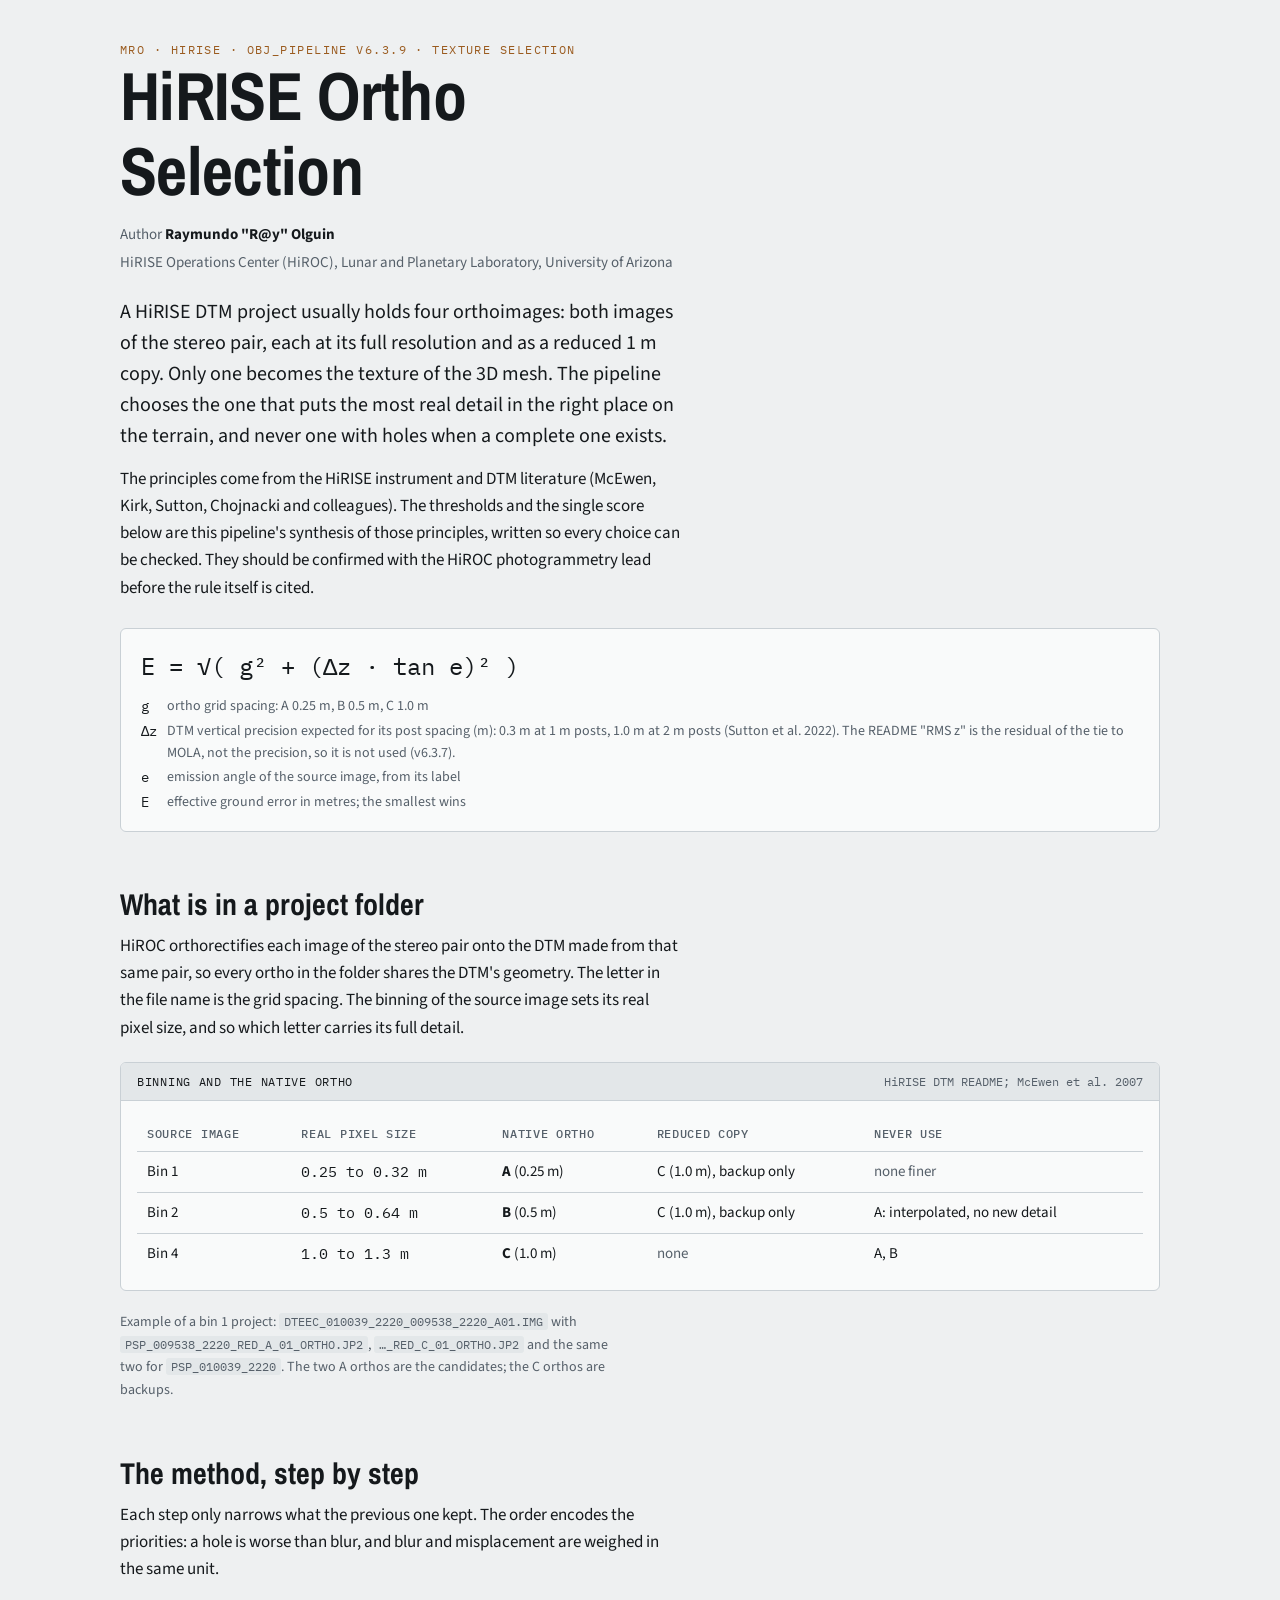
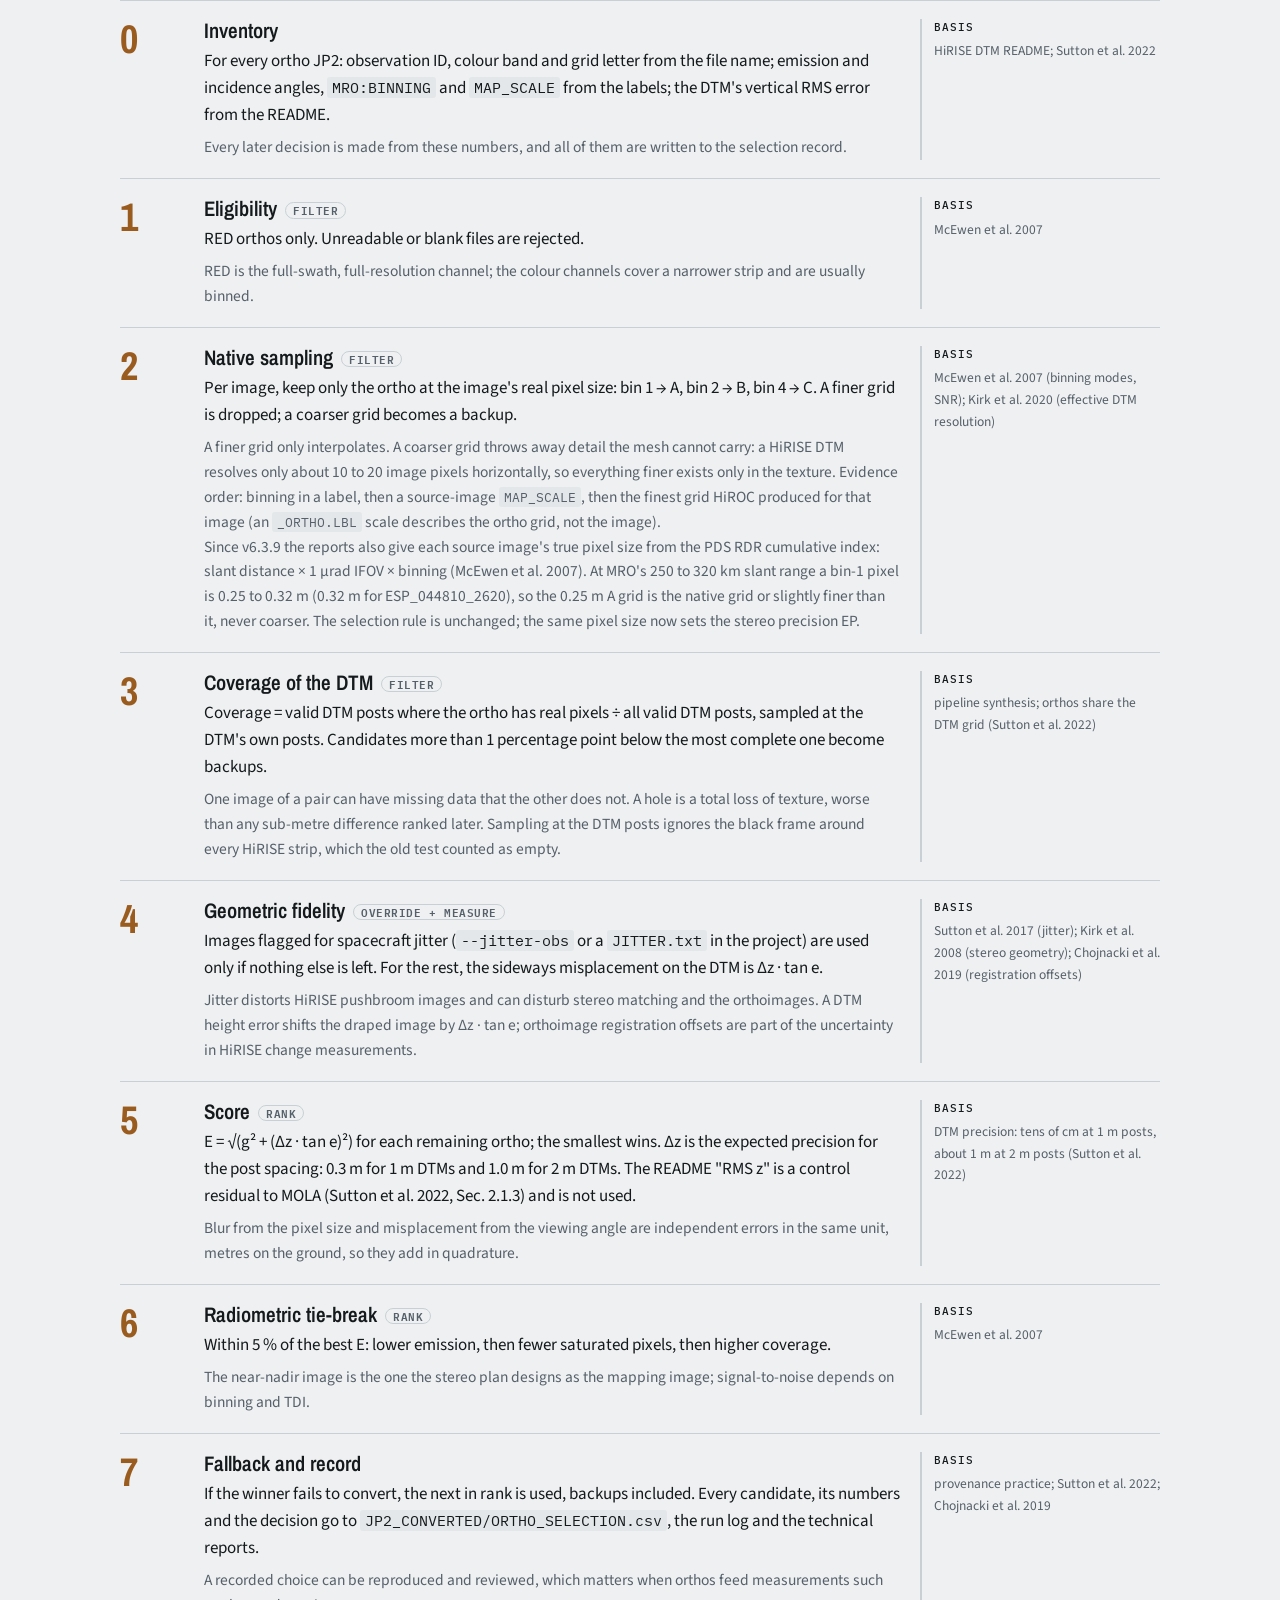
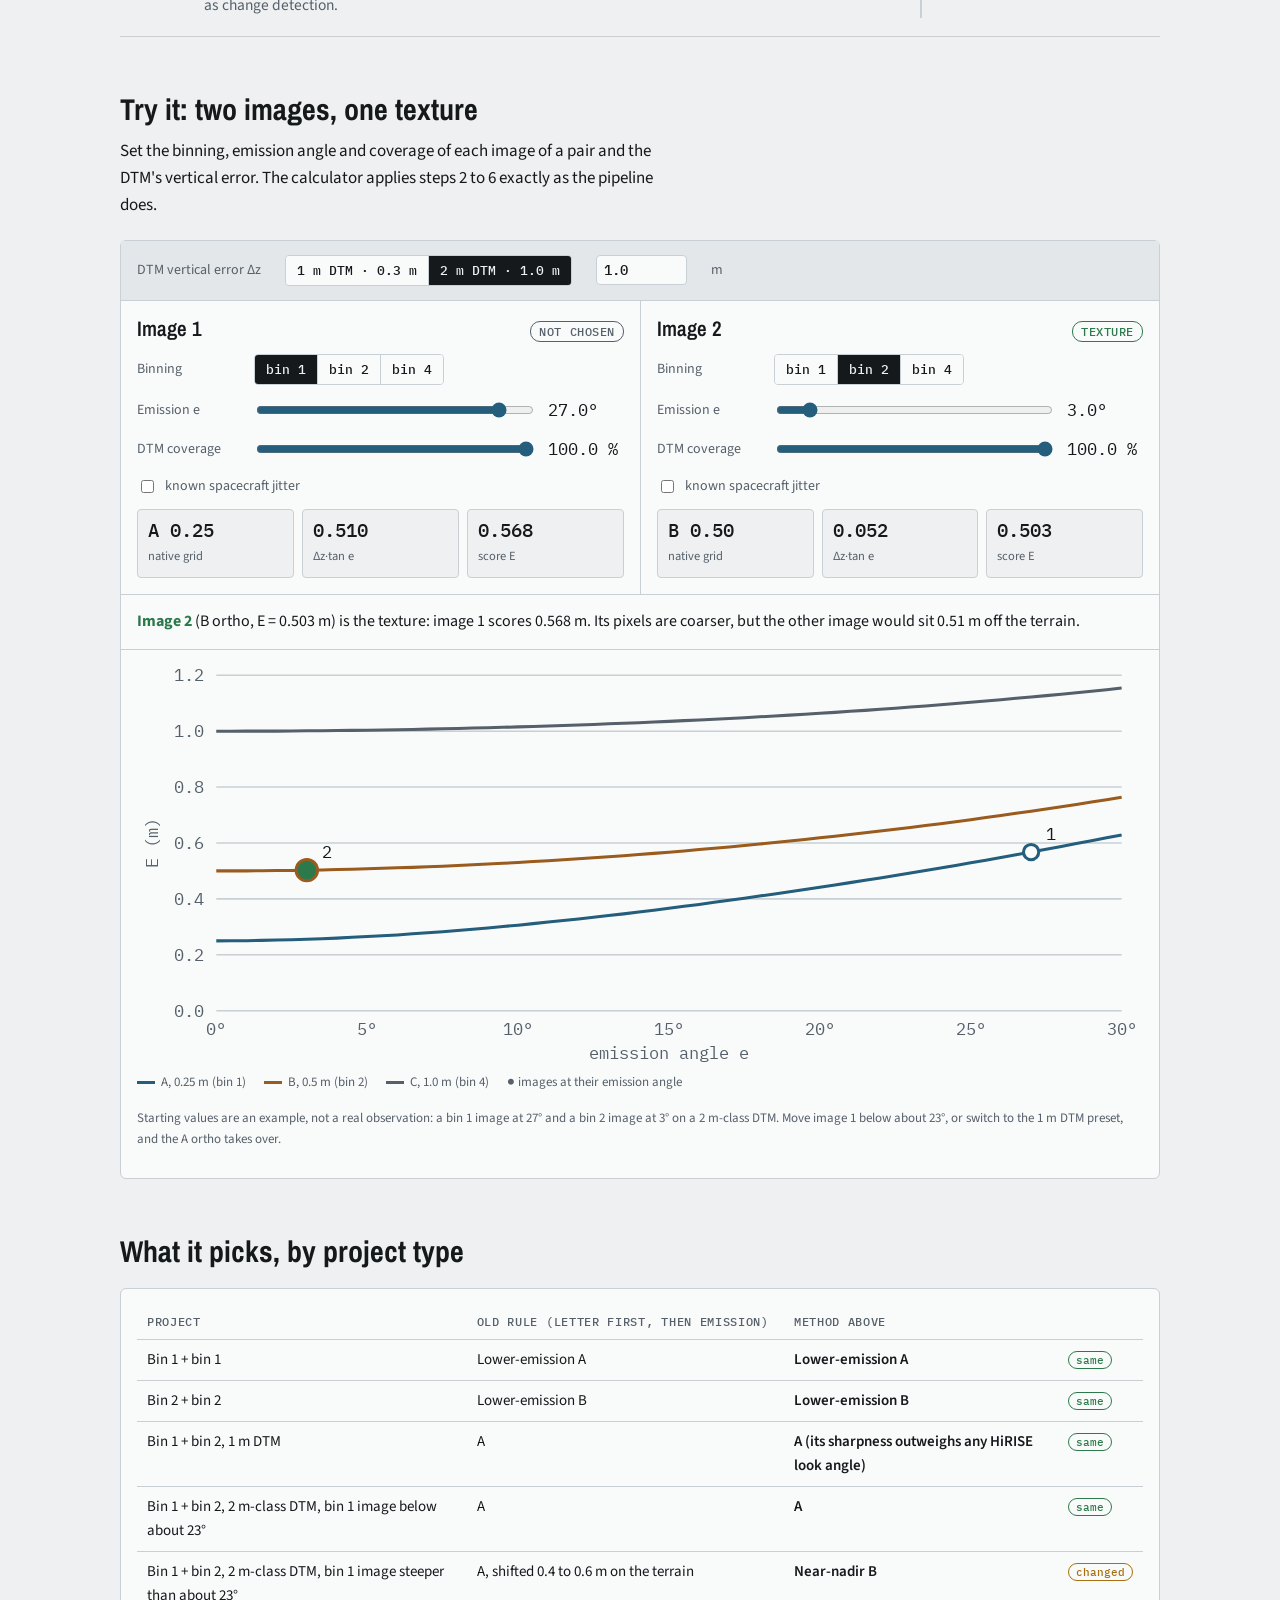
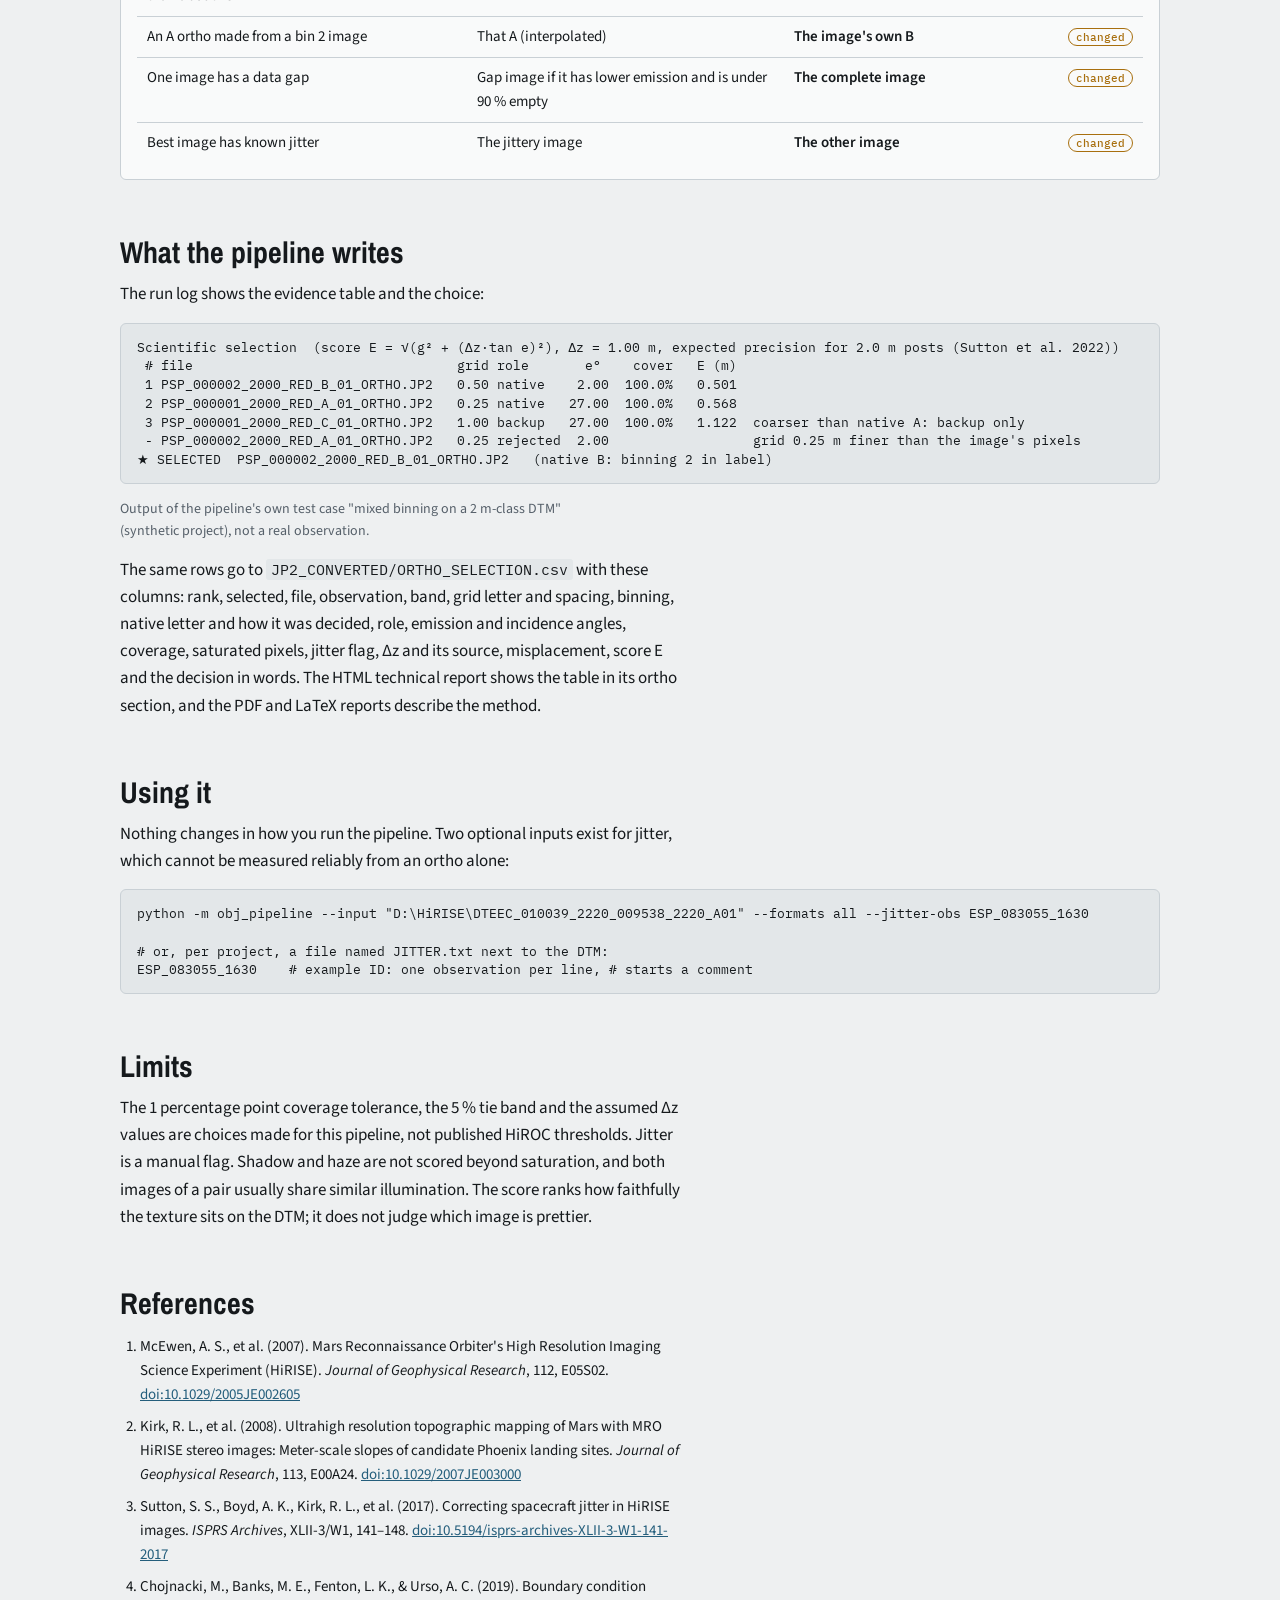
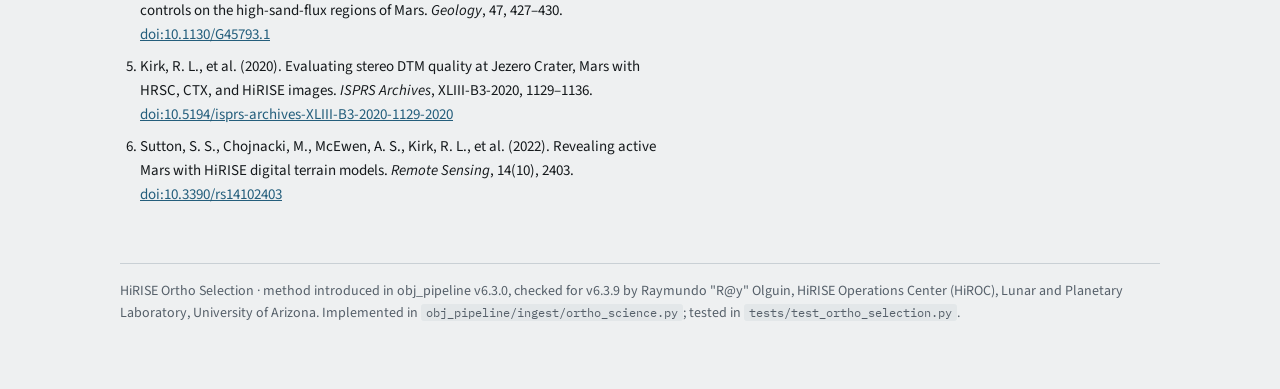
<file: docs/interactive/HiRISE_Ortho_Selection.html>
<!doctype html>
<html lang="en">
<head>
<meta charset="utf-8">
<meta name="viewport" content="width=device-width, initial-scale=1, viewport-fit=cover">
<title>HiRISE Ortho Selection</title>
<meta name="claude:viewport-fit-sides" content="cover">
<link rel="preconnect" href="https://fonts.googleapis.com">
<link rel="preconnect" href="https://fonts.gstatic.com" crossorigin>
<link rel="stylesheet" href="https://fonts.googleapis.com/css2?family=Archivo+Narrow:wght@500;600;700&family=Source+Sans+3:ital,wght@0,400;0,600;0,700;1,400&family=IBM+Plex+Mono:wght@400;500&display=swap">
<style>
/* Layout: one reading column (≈70ch) with full-width instrument panels; the calculator is the centrepiece. */
:root{
  --bg:#EEF0F1; --surface:#F9FAFA; --sunk:#E3E7E9; --ink:#15191C; --muted:#56606A; --line:#C9D0D5;
  --accent:#9A5B1F;        /* dust ochre, used sparingly */
  --data:#245E7C;          /* HiRISE RED channel plots, links */
  --ok:#2C7A4B; --warn:#A86F0E; --bad:#A3322A;
  --f-display:"Archivo Narrow","Arial Narrow",Arial,sans-serif;
  --f-body:"Source Sans 3","Segoe UI",system-ui,sans-serif;
  --f-mono:"IBM Plex Mono",ui-monospace,Menlo,Consolas,monospace;
  --r:6px;
}
@media (prefers-color-scheme: dark){:root:not([data-theme="light"]){
  --bg:#121518; --surface:#1A1F23; --sunk:#232A2F; --ink:#E7EBEE; --muted:#9AA6B0; --line:#333C43;
  --accent:#D9944F; --data:#6FB3D6; --ok:#5FBF86; --warn:#E0A93F; --bad:#E57368; color-scheme:dark}}
:root[data-theme="dark"]{
  --bg:#121518; --surface:#1A1F23; --sunk:#232A2F; --ink:#E7EBEE; --muted:#9AA6B0; --line:#333C43;
  --accent:#D9944F; --data:#6FB3D6; --ok:#5FBF86; --warn:#E0A93F; --bad:#E57368; color-scheme:dark}
*{box-sizing:border-box}
html{-webkit-text-size-adjust:100%}
body{margin:0;background:var(--bg);color:var(--ink);font:17px/1.6 var(--f-body);
  padding-left:max(16px,env(safe-area-inset-left,0px));padding-right:max(16px,env(safe-area-inset-right,0px))}
[hidden]{display:none!important}
.wrap{max-width:1040px;margin:0 auto;padding-block:40px 64px}
.col{max-width:70ch}
h1,h2,h3{font-family:var(--f-display);text-wrap:balance;line-height:1.1;margin:0}
h1{font-size:clamp(40px,7vw,68px);font-weight:700;letter-spacing:-.01em}
h2{font-size:30px;font-weight:700;margin:56px 0 12px}
h3{font-size:21px;font-weight:600}
p{margin:0 0 14px}
a{color:var(--data)}
code,.mono{font-family:var(--f-mono);font-size:.86em}
code{background:var(--sunk);padding:1px 5px;border-radius:3px}
.eyebrow{font-family:var(--f-mono);font-size:12px;letter-spacing:.12em;text-transform:uppercase;color:var(--accent)}
.byline{display:flex;flex-wrap:wrap;gap:4px 18px;color:var(--muted);font-size:15px;margin:14px 0 22px}
.byline b{color:var(--ink)}
.lead{font-size:20px;line-height:1.55}
.muted{color:var(--muted)}
.small{font-size:14px}
:focus-visible{outline:2px solid var(--data);outline-offset:2px}

/* the formula strip */
.formula{display:flex;flex-wrap:wrap;align-items:center;gap:10px 24px;margin:26px 0 8px;padding:18px 20px;border:1px solid var(--line);border-radius:var(--r);background:var(--surface)}
.formula .eq{font-family:var(--f-mono);font-size:clamp(18px,2.6vw,24px);white-space:nowrap}
.formula dl{display:grid;grid-template-columns:auto 1fr;gap:2px 10px;margin:0;font-size:14px;color:var(--muted)}
.formula dt{font-family:var(--f-mono);color:var(--ink)}
.formula dd{margin:0}

/* folder figure */
.fig{border:1px solid var(--line);border-radius:var(--r);background:var(--surface);margin:20px 0;overflow:hidden}
.fig-h{display:flex;justify-content:space-between;gap:10px;flex-wrap:wrap;padding:9px 16px;border-bottom:1px solid var(--line);background:var(--sunk);font-family:var(--f-mono);font-size:12px;letter-spacing:.06em;text-transform:uppercase}
.fig-h span:last-child{color:var(--muted);text-transform:none;letter-spacing:0}
.fig-b{padding:16px}
.tbl{overflow-x:auto}
table{border-collapse:collapse;width:100%;font-size:15px}
th,td{text-align:left;padding:8px 10px;border-bottom:1px solid var(--line);vertical-align:top}
th{font-family:var(--f-mono);font-size:11.5px;letter-spacing:.06em;text-transform:uppercase;color:var(--muted);font-weight:500}
td.num{font-family:var(--f-mono);font-variant-numeric:tabular-nums;white-space:nowrap}
td.m{font-family:var(--f-mono);font-size:13.5px;white-space:nowrap}
tr:last-child td{border-bottom:0}

/* steps */
.steps{list-style:none;margin:16px 0 0;padding:0;display:grid;gap:0;border-top:1px solid var(--line)}
.step{display:grid;grid-template-columns:64px minmax(0,1fr) minmax(0,15rem);gap:6px 20px;padding:18px 0;border-bottom:1px solid var(--line)}
.step .n{font-family:var(--f-display);font-size:40px;font-weight:700;line-height:1;color:var(--accent)}
.step h3{margin-bottom:6px}
.step .rule{margin:0 0 6px}
.step .why{margin:0;color:var(--muted);font-size:15.5px}
.step .src{font-size:13.5px;color:var(--muted);border-left:2px solid var(--line);padding-left:12px}
.step .src b{display:block;font-family:var(--f-mono);font-size:11px;letter-spacing:.08em;text-transform:uppercase;color:var(--ink);font-weight:500;margin-bottom:4px}
.gate{display:inline-block;font-family:var(--f-mono);font-size:11px;letter-spacing:.05em;padding:1px 7px;border-radius:10px;border:1px solid var(--line);color:var(--muted);margin-left:8px;vertical-align:middle;text-transform:uppercase}

/* calculator */
.calc{border:1px solid var(--line);border-radius:var(--r);background:var(--surface);margin:20px 0}
.calc-top{display:flex;flex-wrap:wrap;gap:12px 24px;align-items:center;padding:14px 16px;border-bottom:1px solid var(--line);background:var(--sunk)}
.calc-top label{font-size:14px;color:var(--muted)}
.seg{display:inline-flex;border:1px solid var(--line);border-radius:4px;overflow:hidden;flex-wrap:wrap}
.seg button{font:500 13px var(--f-mono);background:var(--surface);color:var(--ink);border:0;border-right:1px solid var(--line);padding:6px 11px;cursor:pointer}
.seg button:last-child{border-right:0}
.seg button[aria-pressed="true"]{background:var(--ink);color:var(--bg)}
input[type=number]{font:500 14px var(--f-mono);width:6.5em;padding:5px 7px;border:1px solid var(--line);border-radius:4px;background:var(--surface);color:var(--ink)}
.imgs{display:grid;grid-template-columns:repeat(2,minmax(0,1fr))}
.img{padding:16px;display:grid;gap:12px;align-content:start}
.img+.img{border-left:1px solid var(--line)}
.img h3{display:flex;justify-content:space-between;gap:8px;align-items:baseline;flex-wrap:wrap}
.status{font:500 11.5px var(--f-mono);letter-spacing:.05em;text-transform:uppercase;padding:2px 8px;border-radius:10px;border:1px solid currentColor}
.status.win{color:var(--ok)} .status.lose{color:var(--muted)} .status.drop{color:var(--bad)}
.row{display:flex;flex-wrap:wrap;align-items:center;gap:8px 12px}
.row>label{min-width:7.5em;font-size:14px;color:var(--muted)}
input[type=range]{flex:1 1 140px;accent-color:var(--data)}
.val{font-family:var(--f-mono);font-variant-numeric:tabular-nums;min-width:4.5em}
.chk{display:flex;gap:8px;align-items:center;font-size:14px;color:var(--muted)}
.out{display:grid;grid-template-columns:repeat(3,minmax(0,1fr));gap:8px}
.out div{border:1px solid var(--line);border-radius:4px;padding:8px 10px;background:var(--bg)}
.out b{display:block;font:500 19px var(--f-mono);font-variant-numeric:tabular-nums}
.out span{font-size:12.5px;color:var(--muted)}
.verdict{padding:14px 16px;border-top:1px solid var(--line);font-size:16px}
.verdict b{color:var(--ok)}
.chart{padding:4px 16px 16px;border-top:1px solid var(--line)}
.chart svg{width:100%;height:auto;display:block}
.chart text{font-family:var(--f-mono);font-size:11px;fill:var(--muted)}
.legend{display:flex;flex-wrap:wrap;gap:6px 18px;font-size:13px;color:var(--muted);padding:6px 0 0}
.legend i{display:inline-block;width:18px;height:3px;vertical-align:middle;margin-right:6px}
.example{font-size:13px;color:var(--muted);padding:0 16px 14px}

/* cases */
.case-pick{font-weight:600}
.pill{display:inline-block;font:500 11px var(--f-mono);padding:1px 7px;border-radius:10px;border:1px solid var(--line);white-space:nowrap}
.pill.same{color:var(--ok);border-color:var(--ok)} .pill.diff{color:var(--warn);border-color:var(--warn)}

/* log */
pre{font-family:var(--f-mono);font-size:12.5px;line-height:1.5;background:var(--sunk);border:1px solid var(--line);border-radius:var(--r);padding:14px 16px;overflow-x:auto;margin:14px 0}
.refs{padding-left:20px;font-size:15px}
.refs li{margin-bottom:8px}
footer{margin-top:56px;padding-top:16px;border-top:1px solid var(--line);font-size:14px;color:var(--muted)}

@media (max-width:760px){
  .step{grid-template-columns:44px minmax(0,1fr)}
  .step .n{font-size:30px}
  .step .src{grid-column:2}
  .imgs{grid-template-columns:minmax(0,1fr)}
  .img+.img{border-left:0;border-top:1px solid var(--line)}
  .out{grid-template-columns:repeat(3,minmax(0,1fr))}
}
@media (prefers-reduced-motion:no-preference){.status,.out b{transition:color .2s}}
</style>

</head>
<body>
<div class="wrap">
<header class="col">
  <div class="eyebrow">MRO · HiRISE · obj_pipeline v6.3.9 · texture selection</div>
  <h1>HiRISE Ortho Selection</h1>
  <div class="byline"><span>Author <b>Raymundo "R@y" Olguin</b></span><span>HiRISE Operations Center (HiROC), Lunar and Planetary Laboratory, University of Arizona</span></div>
  <p class="lead">A HiRISE DTM project usually holds four orthoimages: both images of the stereo pair, each at its full resolution and as a reduced 1 m copy. Only one becomes the texture of the 3D mesh. The pipeline chooses the one that puts the most real detail in the right place on the terrain, and never one with holes when a complete one exists.</p>
  <p>The principles come from the HiRISE instrument and DTM literature (McEwen, Kirk, Sutton, Chojnacki and colleagues). The thresholds and the single score below are this pipeline's synthesis of those principles, written so every choice can be checked. They should be confirmed with the HiROC photogrammetry lead before the rule itself is cited.</p>
</header>

<div class="formula" role="figure" aria-label="Ranking score">
  <div class="eq">E = √( g² + (Δz · tan e)² )</div>
  <dl>
    <dt>g</dt><dd>ortho grid spacing: A 0.25 m, B 0.5 m, C 1.0 m</dd>
    <dt>Δz</dt><dd>DTM vertical precision expected for its post spacing (m): 0.3 m at 1 m posts, 1.0 m at 2 m posts (Sutton et al. 2022). The README "RMS z" is the residual of the tie to MOLA, not the precision, so it is not used (v6.3.7).</dd>
    <dt>e</dt><dd>emission angle of the source image, from its label</dd>
    <dt>E</dt><dd>effective ground error in metres; the smallest wins</dd>
  </dl>
</div>

<section class="col">
  <h2>What is in a project folder</h2>
  <p>HiROC orthorectifies each image of the stereo pair onto the DTM made from that same pair, so every ortho in the folder shares the DTM's geometry. The letter in the file name is the grid spacing. The binning of the source image sets its real pixel size, and so which letter carries its full detail.</p>
</section>
<div class="fig">
  <div class="fig-h"><span>Binning and the native ortho</span><span>HiRISE DTM README; McEwen et al. 2007</span></div>
  <div class="fig-b tbl"><table>
    <thead><tr><th>Source image</th><th>Real pixel size</th><th>Native ortho</th><th>Reduced copy</th><th>Never use</th></tr></thead>
    <tbody>
      <tr><td>Bin 1</td><td class="num">0.25 to 0.32 m</td><td><b>A</b> (0.25 m)</td><td>C (1.0 m), backup only</td><td class="muted">none finer</td></tr>
      <tr><td>Bin 2</td><td class="num">0.5 to 0.64 m</td><td><b>B</b> (0.5 m)</td><td>C (1.0 m), backup only</td><td>A: interpolated, no new detail</td></tr>
      <tr><td>Bin 4</td><td class="num">1.0 to 1.3 m</td><td><b>C</b> (1.0 m)</td><td class="muted">none</td><td>A, B</td></tr>
    </tbody>
  </table></div>
</div>
<p class="col small muted">Example of a bin 1 project: <code>DTEEC_010039_2220_009538_2220_A01.IMG</code> with <code>PSP_009538_2220_RED_A_01_ORTHO.JP2</code>, <code>…_RED_C_01_ORTHO.JP2</code> and the same two for <code>PSP_010039_2220</code>. The two A orthos are the candidates; the C orthos are backups.</p>

<section>
  <h2 class="col">The method, step by step</h2>
  <p class="col">Each step only narrows what the previous one kept. The order encodes the priorities: a hole is worse than blur, and blur and misplacement are weighed in the same unit.</p>
  <ol class="steps">
    <li class="step"><div class="n">0</div><div><h3>Inventory</h3><p class="rule">For every ortho JP2: observation ID, colour band and grid letter from the file name; emission and incidence angles, <code>MRO:BINNING</code> and <code>MAP_SCALE</code> from the labels; the DTM's vertical RMS error from the README.</p><p class="why">Every later decision is made from these numbers, and all of them are written to the selection record.</p></div><div class="src"><b>Basis</b>HiRISE DTM README; Sutton et al. 2022</div></li>
    <li class="step"><div class="n">1</div><div><h3>Eligibility<span class="gate">filter</span></h3><p class="rule">RED orthos only. Unreadable or blank files are rejected.</p><p class="why">RED is the full-swath, full-resolution channel; the colour channels cover a narrower strip and are usually binned.</p></div><div class="src"><b>Basis</b>McEwen et al. 2007</div></li>
    <li class="step"><div class="n">2</div><div><h3>Native sampling<span class="gate">filter</span></h3><p class="rule">Per image, keep only the ortho at the image's real pixel size: bin 1 → A, bin 2 → B, bin 4 → C. A finer grid is dropped; a coarser grid becomes a backup.</p><p class="why">A finer grid only interpolates. A coarser grid throws away detail the mesh cannot carry: a HiRISE DTM resolves only about 10 to 20 image pixels horizontally, so everything finer exists only in the texture. Evidence order: binning in a label, then a source-image <code>MAP_SCALE</code>, then the finest grid HiROC produced for that image (an <code>_ORTHO.LBL</code> scale describes the ortho grid, not the image).</p><p class="why">Since v6.3.9 the reports also give each source image's true pixel size from the PDS RDR cumulative index: slant distance × 1 µrad IFOV × binning (McEwen et al. 2007). At MRO's 250 to 320 km slant range a bin-1 pixel is 0.25 to 0.32 m (0.32 m for ESP_044810_2620), so the 0.25 m A grid is the native grid or slightly finer than it, never coarser. The selection rule is unchanged; the same pixel size now sets the stereo precision EP.</p></div><div class="src"><b>Basis</b>McEwen et al. 2007 (binning modes, SNR); Kirk et al. 2020 (effective DTM resolution)</div></li>
    <li class="step"><div class="n">3</div><div><h3>Coverage of the DTM<span class="gate">filter</span></h3><p class="rule">Coverage = valid DTM posts where the ortho has real pixels ÷ all valid DTM posts, sampled at the DTM's own posts. Candidates more than 1 percentage point below the most complete one become backups.</p><p class="why">One image of a pair can have missing data that the other does not. A hole is a total loss of texture, worse than any sub-metre difference ranked later. Sampling at the DTM posts ignores the black frame around every HiRISE strip, which the old test counted as empty.</p></div><div class="src"><b>Basis</b>pipeline synthesis; orthos share the DTM grid (Sutton et al. 2022)</div></li>
    <li class="step"><div class="n">4</div><div><h3>Geometric fidelity<span class="gate">override + measure</span></h3><p class="rule">Images flagged for spacecraft jitter (<code>--jitter-obs</code> or a <code>JITTER.txt</code> in the project) are used only if nothing else is left. For the rest, the sideways misplacement on the DTM is Δz · tan e.</p><p class="why">Jitter distorts HiRISE pushbroom images and can disturb stereo matching and the orthoimages. A DTM height error shifts the draped image by Δz · tan e; orthoimage registration offsets are part of the uncertainty in HiRISE change measurements.</p></div><div class="src"><b>Basis</b>Sutton et al. 2017 (jitter); Kirk et al. 2008 (stereo geometry); Chojnacki et al. 2019 (registration offsets)</div></li>
    <li class="step"><div class="n">5</div><div><h3>Score<span class="gate">rank</span></h3><p class="rule">E = √(g² + (Δz · tan e)²) for each remaining ortho; the smallest wins. Δz is the expected precision for the post spacing: 0.3 m for 1 m DTMs and 1.0 m for 2 m DTMs. The README "RMS z" is a control residual to MOLA (Sutton et al. 2022, Sec. 2.1.3) and is not used.</p><p class="why">Blur from the pixel size and misplacement from the viewing angle are independent errors in the same unit, metres on the ground, so they add in quadrature.</p></div><div class="src"><b>Basis</b>DTM precision: tens of cm at 1 m posts, about 1 m at 2 m posts (Sutton et al. 2022)</div></li>
    <li class="step"><div class="n">6</div><div><h3>Radiometric tie-break<span class="gate">rank</span></h3><p class="rule">Within 5 % of the best E: lower emission, then fewer saturated pixels, then higher coverage.</p><p class="why">The near-nadir image is the one the stereo plan designs as the mapping image; signal-to-noise depends on binning and TDI.</p></div><div class="src"><b>Basis</b>McEwen et al. 2007</div></li>
    <li class="step"><div class="n">7</div><div><h3>Fallback and record</h3><p class="rule">If the winner fails to convert, the next in rank is used, backups included. Every candidate, its numbers and the decision go to <code>JP2_CONVERTED/ORTHO_SELECTION.csv</code>, the run log and the technical reports.</p><p class="why">A recorded choice can be reproduced and reviewed, which matters when orthos feed measurements such as change detection.</p></div><div class="src"><b>Basis</b>provenance practice; Sutton et al. 2022; Chojnacki et al. 2019</div></li>
  </ol>
</section>

<section>
  <h2 class="col">Try it: two images, one texture</h2>
  <p class="col">Set the binning, emission angle and coverage of each image of a pair and the DTM's vertical error. The calculator applies steps 2 to 6 exactly as the pipeline does.</p>
  <div class="calc" id="calc">
    <div class="calc-top">
      <label for="dz">DTM vertical error Δz</label>
      <span class="seg" role="group" aria-label="DTM presets"><button type="button" data-dz="0.3" aria-pressed="false">1 m DTM · 0.3 m</button><button type="button" data-dz="1.0" aria-pressed="true">2 m DTM · 1.0 m</button></span>
      <input type="number" id="dz" min="0.05" max="3" step="0.05" value="1.0"> <span class="muted small">m</span>
    </div>
    <div class="imgs">
      <div class="img" data-i="0">
        <h3>Image 1 <span class="status" id="st0"></span></h3>
        <div class="row"><label>Binning</label><span class="seg" role="group" aria-label="Image 1 binning"><button type="button" data-b="1" aria-pressed="true">bin 1</button><button type="button" data-b="2" aria-pressed="false">bin 2</button><button type="button" data-b="4" aria-pressed="false">bin 4</button></span></div>
        <div class="row"><label for="e0">Emission e</label><input type="range" id="e0" min="0" max="30" step="0.5" value="27"><span class="val" id="e0v"></span></div>
        <div class="row"><label for="c0">DTM coverage</label><input type="range" id="c0" min="70" max="100" step="0.5" value="100"><span class="val" id="c0v"></span></div>
        <label class="chk"><input type="checkbox" id="j0"> known spacecraft jitter</label>
        <div class="out"><div><b id="g0"></b><span>native grid</span></div><div><b id="m0"></b><span>Δz·tan e</span></div><div><b id="s0"></b><span>score E</span></div></div>
      </div>
      <div class="img" data-i="1">
        <h3>Image 2 <span class="status" id="st1"></span></h3>
        <div class="row"><label>Binning</label><span class="seg" role="group" aria-label="Image 2 binning"><button type="button" data-b="1" aria-pressed="false">bin 1</button><button type="button" data-b="2" aria-pressed="true">bin 2</button><button type="button" data-b="4" aria-pressed="false">bin 4</button></span></div>
        <div class="row"><label for="e1">Emission e</label><input type="range" id="e1" min="0" max="30" step="0.5" value="3"><span class="val" id="e1v"></span></div>
        <div class="row"><label for="c1">DTM coverage</label><input type="range" id="c1" min="70" max="100" step="0.5" value="100"><span class="val" id="c1v"></span></div>
        <label class="chk"><input type="checkbox" id="j1"> known spacecraft jitter</label>
        <div class="out"><div><b id="g1"></b><span>native grid</span></div><div><b id="m1"></b><span>Δz·tan e</span></div><div><b id="s1"></b><span>score E</span></div></div>
      </div>
    </div>
    <div class="verdict" id="verdict" aria-live="polite"></div>
    <div class="chart">
      <svg id="plot" viewBox="0 0 660 270" role="img" aria-label="Score E against emission angle for each grid"></svg>
      <div class="legend"><span><i style="background:var(--data)"></i>A, 0.25 m (bin 1)</span><span><i style="background:var(--accent)"></i>B, 0.5 m (bin 2)</span><span><i style="background:var(--muted)"></i>C, 1.0 m (bin 4)</span><span>● images at their emission angle</span></div>
    </div>
    <p class="example">Starting values are an example, not a real observation: a bin 1 image at 27° and a bin 2 image at 3° on a 2 m-class DTM. Move image 1 below about 23°, or switch to the 1 m DTM preset, and the A ortho takes over.</p>
  </div>
</section>

<section>
  <h2 class="col">What it picks, by project type</h2>
  <div class="fig"><div class="fig-b tbl"><table>
    <thead><tr><th>Project</th><th>Old rule (letter first, then emission)</th><th>Method above</th><th></th></tr></thead>
    <tbody>
      <tr><td>Bin 1 + bin 1</td><td>Lower-emission A</td><td class="case-pick">Lower-emission A</td><td><span class="pill same">same</span></td></tr>
      <tr><td>Bin 2 + bin 2</td><td>Lower-emission B</td><td class="case-pick">Lower-emission B</td><td><span class="pill same">same</span></td></tr>
      <tr><td>Bin 1 + bin 2, 1 m DTM</td><td>A</td><td class="case-pick">A (its sharpness outweighs any HiRISE look angle)</td><td><span class="pill same">same</span></td></tr>
      <tr><td>Bin 1 + bin 2, 2 m-class DTM, bin 1 image below about 23°</td><td>A</td><td class="case-pick">A</td><td><span class="pill same">same</span></td></tr>
      <tr><td>Bin 1 + bin 2, 2 m-class DTM, bin 1 image steeper than about 23°</td><td>A, shifted 0.4 to 0.6 m on the terrain</td><td class="case-pick">Near-nadir B</td><td><span class="pill diff">changed</span></td></tr>
      <tr><td>An A ortho made from a bin 2 image</td><td>That A (interpolated)</td><td class="case-pick">The image's own B</td><td><span class="pill diff">changed</span></td></tr>
      <tr><td>One image has a data gap</td><td>Gap image if it has lower emission and is under 90 % empty</td><td class="case-pick">The complete image</td><td><span class="pill diff">changed</span></td></tr>
      <tr><td>Best image has known jitter</td><td>The jittery image</td><td class="case-pick">The other image</td><td><span class="pill diff">changed</span></td></tr>
    </tbody>
  </table></div></div>
</section>

<section class="col">
  <h2>What the pipeline writes</h2>
  <p>The run log shows the evidence table and the choice:</p>
</section>
<pre>Scientific selection  (score E = √(g² + (Δz·tan e)²), Δz = 1.00 m, expected precision for 2.0 m posts (Sutton et al. 2022))
 # file                                 grid role       e°    cover   E (m)
 1 PSP_000002_2000_RED_B_01_ORTHO.JP2   0.50 native    2.00  100.0%   0.501
 2 PSP_000001_2000_RED_A_01_ORTHO.JP2   0.25 native   27.00  100.0%   0.568
 3 PSP_000001_2000_RED_C_01_ORTHO.JP2   1.00 backup   27.00  100.0%   1.122  coarser than native A: backup only
 - PSP_000002_2000_RED_A_01_ORTHO.JP2   0.25 rejected  2.00                  grid 0.25 m finer than the image's pixels
★ SELECTED  PSP_000002_2000_RED_B_01_ORTHO.JP2   (native B: binning 2 in label)</pre>
<p class="col small muted">Output of the pipeline's own test case "mixed binning on a 2 m-class DTM" (synthetic project), not a real observation.</p>
<section class="col">
  <p>The same rows go to <code>JP2_CONVERTED/ORTHO_SELECTION.csv</code> with these columns: rank, selected, file, observation, band, grid letter and spacing, binning, native letter and how it was decided, role, emission and incidence angles, coverage, saturated pixels, jitter flag, Δz and its source, misplacement, score E and the decision in words. The HTML technical report shows the table in its ortho section, and the PDF and LaTeX reports describe the method.</p>
  <h2>Using it</h2>
  <p>Nothing changes in how you run the pipeline. Two optional inputs exist for jitter, which cannot be measured reliably from an ortho alone:</p>
</section>
<pre>python -m obj_pipeline --input "D:\HiRISE\DTEEC_010039_2220_009538_2220_A01" --formats all --jitter-obs ESP_083055_1630

# or, per project, a file named JITTER.txt next to the DTM:
ESP_083055_1630    # example ID: one observation per line, # starts a comment</pre>

<section class="col">
  <h2>Limits</h2>
  <p>The 1 percentage point coverage tolerance, the 5 % tie band and the assumed Δz values are choices made for this pipeline, not published HiROC thresholds. Jitter is a manual flag. Shadow and haze are not scored beyond saturation, and both images of a pair usually share similar illumination. The score ranks how faithfully the texture sits on the DTM; it does not judge which image is prettier.</p>
  <h2>References</h2>
  <ol class="refs">
    <li>McEwen, A. S., et al. (2007). Mars Reconnaissance Orbiter's High Resolution Imaging Science Experiment (HiRISE). <i>Journal of Geophysical Research</i>, 112, E05S02. <a href="https://doi.org/10.1029/2005JE002605">doi:10.1029/2005JE002605</a></li>
    <li>Kirk, R. L., et al. (2008). Ultrahigh resolution topographic mapping of Mars with MRO HiRISE stereo images: Meter-scale slopes of candidate Phoenix landing sites. <i>Journal of Geophysical Research</i>, 113, E00A24. <a href="https://doi.org/10.1029/2007JE003000">doi:10.1029/2007JE003000</a></li>
    <li>Sutton, S. S., Boyd, A. K., Kirk, R. L., et al. (2017). Correcting spacecraft jitter in HiRISE images. <i>ISPRS Archives</i>, XLII-3/W1, 141–148. <a href="https://doi.org/10.5194/isprs-archives-XLII-3-W1-141-2017">doi:10.5194/isprs-archives-XLII-3-W1-141-2017</a></li>
    <li>Chojnacki, M., Banks, M. E., Fenton, L. K., &amp; Urso, A. C. (2019). Boundary condition controls on the high-sand-flux regions of Mars. <i>Geology</i>, 47, 427–430. <a href="https://doi.org/10.1130/G45793.1">doi:10.1130/G45793.1</a></li>
    <li>Kirk, R. L., et al. (2020). Evaluating stereo DTM quality at Jezero Crater, Mars with HRSC, CTX, and HiRISE images. <i>ISPRS Archives</i>, XLIII-B3-2020, 1129–1136. <a href="https://doi.org/10.5194/isprs-archives-XLIII-B3-2020-1129-2020">doi:10.5194/isprs-archives-XLIII-B3-2020-1129-2020</a></li>
    <li>Sutton, S. S., Chojnacki, M., McEwen, A. S., Kirk, R. L., et al. (2022). Revealing active Mars with HiRISE digital terrain models. <i>Remote Sensing</i>, 14(10), 2403. <a href="https://doi.org/10.3390/rs14102403">doi:10.3390/rs14102403</a></li>
  </ol>
</section>

<footer>HiRISE Ortho Selection · method introduced in obj_pipeline v6.3.0, checked for v6.3.9 by Raymundo "R@y" Olguin, HiRISE Operations Center (HiROC), Lunar and Planetary Laboratory, University of Arizona. Implemented in <code>obj_pipeline/ingest/ortho_science.py</code>; tested in <code>tests/test_ortho_selection.py</code>.</footer>
</div>

<script>
(function(){
  var GRID={1:0.25,2:0.5,4:1.0}, LET={1:"A",2:"B",4:"C"};
  var st={dz:1.0, b:[1,2]};
  var $=function(id){return document.getElementById(id);};
  function E(g,e,dz){var dx=dz*Math.tan(e*Math.PI/180);return [Math.hypot(g,dx),dx];}
  function css(v){return getComputedStyle(document.documentElement).getPropertyValue(v).trim();}

  function compute(){
    var im=[0,1].map(function(i){
      var e=+$("e"+i).value, c=+$("c"+i).value, j=$("j"+i).checked, g=GRID[st.b[i]];
      var r=E(g,e,st.dz);
      return {i:i,e:e,c:c,j:j,g:g,L:LET[st.b[i]],E:r[0],dx:r[1],out:"",why:""};
    });
    var cmax=Math.max(im[0].c,im[1].c);
    var live=im.filter(function(x){ if(x.c<cmax-1){x.out="drop";x.why="coverage "+x.c.toFixed(1)+" % is more than 1 point below "+cmax.toFixed(1)+" %";return false;} return true;});
    var clean=live.filter(function(x){return !x.j;});
    if(clean.length && clean.length<live.length){ live.forEach(function(x){ if(x.j){x.out="drop";x.why="flagged for spacecraft jitter";}}); live=clean; }
    live.sort(function(a,b){return a.E-b.E;});
    var win=live[0], tie=live.length>1 && live[1].E<=win.E*1.05;
    if(tie){ live.sort(function(a,b){return a.e-b.e || b.c-a.c;}); win=live[0]; }
    im.forEach(function(x){ if(x===win) x.out="win"; else if(!x.out){x.out="lose";} });
    return {im:im,win:win,tie:tie};
  }

  function plot(r){
    var svg=$("plot"), W=660,H=270, L=52,R=14,T=14,B=36, dz=st.dz;
    var emax=30, ymaxRaw=Math.max(1.1, E(1.0,emax,dz)[0]);
    var ymax=Math.ceil(ymaxRaw*5)/5;
    var x=function(e){return L+(W-L-R)*e/emax;}, y=function(v){return T+(H-T-B)*(1-v/ymax);};
    var s="";
    var stepY = ymax>2?0.5:0.2;
    for(var v=0; v<=ymax+1e-9; v+=stepY){ s+='<line x1="'+L+'" x2="'+(W-R)+'" y1="'+y(v)+'" y2="'+y(v)+'" stroke="'+css("--line")+'" stroke-width="1"/>'
      +'<text x="'+(L-8)+'" y="'+(y(v)+4)+'" text-anchor="end">'+v.toFixed(1)+'</text>'; }
    for(var e=0;e<=30;e+=5){ s+='<text x="'+x(e)+'" y="'+(H-B+16)+'" text-anchor="middle">'+e+'°</text>'; }
    s+='<text x="'+((L+W-R)/2)+'" y="'+(H-4)+'" text-anchor="middle">emission angle e</text>';
    s+='<text x="14" y="'+((T+H-B)/2)+'" text-anchor="middle" transform="rotate(-90 14 '+((T+H-B)/2)+')">E (m)</text>';
    var cols={0.25:css("--data"),0.5:css("--accent"),1.0:css("--muted")};
    [0.25,0.5,1.0].forEach(function(g){ var d=""; for(var e=0;e<=30;e+=0.5){ d+=(e?"L":"M")+x(e).toFixed(1)+" "+y(E(g,e,dz)[0]).toFixed(1); }
      s+='<path d="'+d+'" fill="none" stroke="'+cols[g]+'" stroke-width="2"/>'; });
    r.im.forEach(function(m){ var cx=x(m.e), cy=y(m.E), win=m.out==="win";
      s+='<circle cx="'+cx+'" cy="'+cy+'" r="'+(win?7:5)+'" fill="'+(win?css("--ok"):css("--surface"))+'" stroke="'+cols[m.g]+'" stroke-width="2"/>'
        +'<text x="'+(cx+10)+'" y="'+(cy-8)+'" style="fill:'+css("--ink")+'">'+(m.i+1)+'</text>'; });
    svg.innerHTML=s;
  }

  function render(){
    var r=compute();
    r.im.forEach(function(m){
      $("e"+m.i+"v").textContent=m.e.toFixed(1)+"°";
      $("c"+m.i+"v").textContent=m.c.toFixed(1)+" %";
      $("g"+m.i).textContent=m.L+" "+m.g.toFixed(2);
      $("m"+m.i).textContent=m.dx.toFixed(3);
      $("s"+m.i).textContent=m.E.toFixed(3);
      var stEl=$("st"+m.i);
      stEl.className="status "+m.out;
      stEl.textContent=m.out==="win"?"texture":(m.out==="drop"?"backup":"not chosen");
    });
    var w=r.win, o=r.im[1-w.i], txt;
    if(o.out==="drop") txt="<b>Image "+(w.i+1)+"</b> ("+w.L+" ortho) is the texture: image "+(o.i+1)+" is a backup because its "+o.why+".";
    else if(r.tie) txt="<b>Image "+(w.i+1)+"</b> ("+w.L+" ortho) is the texture: the two scores are within 5 % ("+w.E.toFixed(3)+" vs "+o.E.toFixed(3)+" m), so the lower emission angle decides.";
    else txt="<b>Image "+(w.i+1)+"</b> ("+w.L+" ortho, E = "+w.E.toFixed(3)+" m) is the texture: image "+(o.i+1)+" scores "+o.E.toFixed(3)+" m. "
      +(w.g>o.g?"Its pixels are coarser, but the other image would sit "+o.dx.toFixed(2)+" m off the terrain.":(w.g<o.g?"Its finer pixels outweigh the "+w.dx.toFixed(2)+" m shift from its viewing angle.":"Same grid, so its smaller viewing angle wins."));
    $("verdict").innerHTML=txt;
    plot(r);
  }

  document.querySelector(".calc-top .seg").addEventListener("click",function(ev){
    var b=ev.target.closest("button"); if(!b) return;
    st.dz=+b.dataset.dz; $("dz").value=st.dz;
    this.querySelectorAll("button").forEach(function(x){x.setAttribute("aria-pressed",x===b?"true":"false");});
    render();
  });
  $("dz").addEventListener("input",function(){ var v=parseFloat(this.value); if(v>0){st.dz=v;
    document.querySelectorAll(".calc-top .seg button").forEach(function(x){x.setAttribute("aria-pressed",Math.abs(+x.dataset.dz-v)<1e-9?"true":"false");}); render();}});
  document.querySelectorAll(".img").forEach(function(box){
    var i=+box.dataset.i;
    box.querySelector(".seg").addEventListener("click",function(ev){
      var b=ev.target.closest("button"); if(!b) return;
      st.b[i]=+b.dataset.b;
      this.querySelectorAll("button").forEach(function(x){x.setAttribute("aria-pressed",x===b?"true":"false");});
      render();
    });
  });
  ["e0","e1","c0","c1","j0","j1"].forEach(function(id){ $(id).addEventListener("input",render); $(id).addEventListener("change",render); });
  if(window.matchMedia){ var mq=window.matchMedia("(prefers-color-scheme: dark)"); if(mq.addEventListener) mq.addEventListener("change",render); }
  new MutationObserver(render).observe(document.documentElement,{attributes:true,attributeFilter:["data-theme"]});
  render();
})();
</script>

</body>
</html>
</file>
<file: assets/css/site.css>
/* HiRISE in VR, site styles (v3, "Martian dusk").
   Author: Raymundo "R@y" Olguin, HiROC, LPL, University of Arizona.

   Design notes
   - Palette from a sunset on Mars: a deep blue-black night, butterscotch dust in the sky (dust), and the
     blue glow that forms around the Sun at dusk (glow). Text is warm bone white. Two soft accents, no neon.
   - NASA Horizon Design System typefaces: Inter for display and headings, Public Sans for interface and
     text (tabular figures), DM Mono for numbers, file names and code. Helvetica, NASA's long-standing
     typeface, is the fallback.
   - Depth through layered surfaces with hairline borders and a faint top highlight, not drop shadows.
     Radii follow hierarchy: panels 22px, inner tiles 14px, controls are pills, figures 12px. */
@import url("../vendor/lenis/lenis.css");

:root{
  --night:#0B0D12; --night-2:#10131A; --panel:#151922; --panel-2:#1B202B; --tile:#1F2531;
  --bone:#ECE5DC; --text:#C9C4BD; --muted:#8E8C92; --hair:rgba(236,229,220,.09); --hair-2:rgba(236,229,220,.16);
  --dust:#E0B48A; --dust-deep:#B9835A; --glow:#9CC4E4; --glow-deep:#5E8FB8;
  --ok:#8FD0A8; --warn:#E0B48A; --bad:#EE8E7E;
  /* names used by main.js charts */
  --bg:var(--night); --surface:var(--panel); --sunk:var(--tile); --ink:var(--bone); --line:var(--hair-2);
  --accent:var(--dust); --data:var(--glow);
  --f-display:"Inter","Helvetica Neue",Helvetica,Arial,sans-serif;
  --f-body:"Public Sans","Helvetica Neue",Helvetica,Arial,sans-serif;
  --f-code:"DM Mono",ui-monospace,Menlo,Consolas,monospace;
  --wrap:1200px; --gut:clamp(18px,4vw,44px);
  color-scheme:dark;
}
*{box-sizing:border-box}
html{-webkit-text-size-adjust:100%;background:var(--night)}
body{margin:0;color:var(--text);font:400 17px/1.65 var(--f-body);font-variant-numeric:tabular-nums;
  background:
    radial-gradient(1200px 600px at 85% -10%, rgba(94,143,184,.10), transparent 60%),
    radial-gradient(900px 500px at 0% 40%, rgba(224,180,138,.05), transparent 60%),
    var(--night);}
[hidden]{display:none!important}
img{max-width:100%}
::selection{background:rgba(156,196,228,.3);color:#fff}
a{color:var(--glow);text-underline-offset:.2em;text-decoration-thickness:1px;text-decoration-color:rgba(156,196,228,.45)}
a:hover{text-decoration-color:var(--glow)}
:focus-visible{outline:2px solid var(--glow);outline-offset:3px;border-radius:6px}
h1,h2,h3{margin:0;text-wrap:balance;color:var(--bone)}
h1,h2{font-family:var(--f-display);font-weight:650;letter-spacing:-.028em;line-height:1.02}
h2{font-size:clamp(2.5rem,5.2vw,4.1rem)}
h3{font-family:var(--f-body);font-size:1.12rem;font-weight:600;line-height:1.3;margin:0 0 .45em;letter-spacing:-.005em}
p{margin:0 0 1em}
b,strong{color:var(--bone);font-weight:600}
code{font-family:var(--f-code);font-size:.84em;background:rgba(236,229,220,.07);color:var(--bone);padding:.1em .42em;border-radius:6px;overflow-wrap:anywhere}
.muted{color:var(--muted)} .small{font-size:.88rem;line-height:1.55}
.wrap{max-width:var(--wrap);margin-inline:auto;padding-inline:var(--gut)}
.prose,.measure{max-width:64ch}
.skip{position:absolute;left:-999px;top:8px;background:var(--bone);color:#111;padding:8px 12px;border-radius:8px;z-index:99}
.skip:focus{left:8px}

/* -------------------------------------------------- reading progress (CSS scroll-driven animation) */
.progress-line{position:fixed;inset:0 0 auto 0;height:2px;background:linear-gradient(90deg,var(--dust),var(--glow));transform-origin:0 50%;transform:scaleX(0);z-index:60;pointer-events:none}
@supports (animation-timeline: scroll()){
  .progress-line{animation:grow linear both;animation-timeline:scroll(root)}
  @keyframes grow{to{transform:scaleX(1)}}
}

/* -------------------------------------------------- top bar */
.bar{position:fixed;inset:0 0 auto 0;z-index:50;transition:background-color .35s,border-color .35s;border-bottom:1px solid transparent}
.bar .wrap{display:flex;align-items:center;gap:20px;height:64px;max-width:none}
.bar .mark{font:600 1.5rem/1 var(--f-display);color:var(--bone);text-decoration:none;white-space:nowrap;letter-spacing:-.01em}
.bar .mark span{color:var(--dust)}
.bar .sp{flex:1}
.bar a.link{color:var(--text);text-decoration:none;font-size:.92rem}
.bar a.link:hover{color:var(--bone)}
.kbtn{display:inline-flex;align-items:center;gap:10px;font:500 .9rem var(--f-body);color:var(--bone);background:rgba(236,229,220,.06);border:1px solid var(--hair-2);border-radius:999px;padding:7px 8px 7px 16px;cursor:pointer;transition:background-color .2s,border-color .2s}
.kbtn:hover{background:rgba(236,229,220,.1);border-color:rgba(236,229,220,.28)}
.kbtn kbd{font:500 .72rem var(--f-code);color:var(--muted);border:1px solid var(--hair-2);border-radius:7px;padding:2px 7px}
.bar.solid{background:rgba(11,13,18,.94);backdrop-filter:blur(18px) saturate(1.4);-webkit-backdrop-filter:blur(18px) saturate(1.4);border-color:var(--hair)}

/* -------------------------------------------------- hero: dusk sky, pushbroom reveal, scroll descent */
.hero{position:relative;height:330vh;color:var(--bone)}
.hero-stick{position:sticky;top:0;height:100svh;overflow:hidden;
  background:
    radial-gradient(60% 55% at 72% 78%, rgba(156,196,228,.22), transparent 70%),
    linear-gradient(180deg,#07080C 0%,#0B0E15 45%,#18202E 78%,#2A2A33 100%);}
.hero canvas{position:absolute;inset:0;width:100%;height:100%;display:block}
.hero-shade{position:absolute;inset:0;z-index:1;pointer-events:none;
  background:linear-gradient(90deg,rgba(7,8,12,.78) 0%,rgba(7,8,12,.35) 38%,rgba(7,8,12,0) 62%),linear-gradient(0deg,rgba(7,8,12,.7),rgba(7,8,12,0) 40%)}
.hero-copy{position:absolute;left:var(--gut);bottom:clamp(30px,8vh,84px);max-width:min(720px,calc(100% - 2*var(--gut)));z-index:2}
.hero h1{font-size:clamp(3.4rem,7.6vw,7.4rem);line-height:.88;letter-spacing:-.025em;margin-bottom:.18em}
.hero h1 .ln{display:block}
.hero .lead{font-size:clamp(1.05rem,1.5vw,1.25rem);line-height:1.55;color:#D6D1CA;max-width:50ch}
.hero .by{font-size:.9rem;color:var(--muted);margin-top:1.2em;max-width:60ch}
.cta{display:flex;flex-wrap:wrap;gap:12px;margin-top:24px}
.btn{display:inline-flex;align-items:center;gap:8px;font:500 .98rem var(--f-body);border-radius:999px;padding:12px 22px;text-decoration:none;cursor:pointer;border:1px solid transparent;transition:background-color .2s,border-color .2s,color .2s}
.btn.solid{background:var(--bone);color:#12141A}
.btn.solid:hover{background:#fff}
.btn.line{color:var(--bone);border-color:var(--hair-2);background:rgba(236,229,220,.04)}
.btn.line:hover{border-color:rgba(236,229,220,.35);background:rgba(236,229,220,.08)}
.btn.dust{background:var(--dust);color:#1A140E}
.btn.dust:hover{background:#EBC39D}
.descent{position:absolute;right:var(--gut);top:50%;transform:translateY(-50%);z-index:2;display:grid;gap:26px;text-align:right;text-shadow:0 2px 18px rgba(0,0,0,.8)}
.alt{font:600 clamp(3rem,6vw,5.2rem)/.9 var(--f-display);color:var(--bone);letter-spacing:-.02em}
.alt small{display:block;font:400 .86rem var(--f-body);color:var(--text);margin-top:10px;letter-spacing:0;max-width:22ch;margin-left:auto}
.stages{list-style:none;margin:0;padding:0;display:grid;gap:9px;font-size:.92rem;color:rgba(236,229,220,.38)}
.stages li{transition:color .35s}
.stages li.on{color:var(--bone)}
.stages li::after{content:"";display:inline-block;width:6px;height:6px;border-radius:50%;background:rgba(236,229,220,.25);vertical-align:middle;margin-left:12px;transition:background-color .35s,box-shadow .35s}
.stages li.on::after{background:var(--glow);box-shadow:0 0 12px var(--glow)}
.hero-note{position:absolute;right:var(--gut);bottom:20px;z-index:2;font-size:.76rem;color:var(--muted);text-align:right;max-width:46ch}
.cue{position:absolute;left:50%;bottom:20px;transform:translateX(-50%);font-size:.8rem;color:var(--muted);z-index:2;transition:opacity .3s}
@media (max-width:820px){.descent{top:86px;transform:none}.stages{display:none}.hero-shade{background:linear-gradient(0deg,rgba(7,8,12,.9),rgba(7,8,12,.15) 70%)}}
@media (prefers-reduced-motion:reduce){.hero{height:100svh}.cue{display:none}}

/* -------------------------------------------------- side rail (the steps are a real sequence) */
.rail{position:fixed;left:22px;top:50%;transform:translateY(-50%);z-index:40;display:none}
.rail ol{list-style:none;margin:0;padding:0 0 0 16px;border-left:1px solid var(--hair);display:grid;gap:13px}
.rail a{display:block;color:var(--muted);text-decoration:none;font-size:.78rem;line-height:1.25;position:relative;max-width:10em;transition:color .25s}
.rail a::before{content:"";position:absolute;left:-20px;top:.42em;width:7px;height:7px;border-radius:50%;background:var(--night);border:1px solid var(--hair-2);transition:all .25s}
.rail a:hover{color:var(--text)}
.rail a.on{color:var(--bone)}
.rail a.on::before{background:var(--glow);border-color:var(--glow);box-shadow:0 0 10px rgba(156,196,228,.7)}
@media (min-width:1500px){.rail.show{display:block}}

/* -------------------------------------------------- sections */
.sec{padding:clamp(80px,12vh,140px) 0 20px;scroll-margin-top:64px}
.sec-head{display:grid;grid-template-columns:auto 1fr;gap:6px 28px;align-items:start;margin-bottom:30px}
.step{font:600 clamp(4.5rem,8vw,7rem)/.8 var(--f-display);color:var(--dust);grid-row:span 2;opacity:.9;padding-top:.06em}
.sec-head p{grid-column:2;margin:14px 0 0;max-width:62ch;font-size:1.06rem;color:var(--text)}
.sec-head.plain{grid-template-columns:1fr}
.sec-head.plain p{grid-column:1}
.band{background:linear-gradient(180deg,transparent,rgba(0,0,0,.35) 12%,rgba(0,0,0,.35) 88%,transparent);margin-top:clamp(40px,6vh,80px)}
.band .sec{padding-top:clamp(70px,10vh,120px)}
.band a{color:var(--glow)}

/* -------------------------------------------------- panels */
.tool{position:relative;background:linear-gradient(180deg,var(--panel-2),var(--panel));border:1px solid var(--hair);border-radius:22px;margin:24px 0;overflow:hidden;box-shadow:inset 0 1px 0 rgba(236,229,220,.06)}
.tool-h{display:flex;justify-content:space-between;align-items:baseline;gap:12px;flex-wrap:wrap;padding:16px 22px;border-bottom:1px solid var(--hair)}
.tool-h h3{margin:0;font-size:1rem}
.tool-h span{font-size:.84rem;color:var(--muted)}
.tool-b{padding:22px}
.split{display:grid;grid-template-columns:repeat(2,minmax(0,1fr));gap:22px}
.split.wide{grid-template-columns:minmax(0,1.5fr) minmax(0,1fr)}
@media (max-width:860px){.split,.split.wide{grid-template-columns:minmax(0,1fr)}}

table{border-collapse:collapse;width:100%;font-size:.93rem}
th,td{text-align:left;padding:10px 12px;border-bottom:1px solid var(--hair);vertical-align:top}
th{font-size:.78rem;font-weight:500;color:var(--muted)}
td{color:var(--text)}
tr:last-child td{border-bottom:0}
.tbl{overflow-x:auto}
td.m{font-family:var(--f-code);font-size:.8rem;word-break:break-all;color:var(--bone)}
pre{font:400 .84rem/1.65 var(--f-code);background:#07080C;color:#DDD7CF;border:1px solid var(--hair);border-radius:14px;padding:16px 18px;overflow-x:auto;margin:12px 0;position:relative}
pre.wrap{white-space:pre-wrap}
.copy{position:absolute;top:9px;right:9px;font:500 .72rem var(--f-body);padding:4px 11px;border:1px solid var(--hair-2);border-radius:999px;background:var(--panel-2);color:var(--text);cursor:pointer}
.copy:hover{color:var(--bone)}
.formula{font:600 clamp(1.6rem,3.4vw,2.6rem)/1.2 var(--f-display);font-style:italic;background:none;border:0;color:var(--bone);padding:0;margin:8px 0 14px;letter-spacing:-.005em}
.callout{border:1px solid var(--hair);border-left:2px solid var(--dust);padding:12px 18px;background:rgba(224,180,138,.05);border-radius:4px 14px 14px 4px;margin:16px 0;font-size:.96rem}
.callout b{display:block;margin-bottom:2px}
.callout.warn{border-left-color:var(--bad);background:rgba(238,142,126,.05)}
figure{margin:0}
figure img{display:block;width:100%;height:auto;border-radius:12px;border:1px solid var(--hair)}
figcaption{font-size:.86rem;color:var(--muted);margin-top:10px}

/* inputs and controls */
input[type=text],input[type=number],select{font:400 .98rem var(--f-body);padding:10px 14px;border:1px solid var(--hair-2);border-radius:12px;background:rgba(7,8,12,.6);color:var(--bone);transition:border-color .2s}
input[type=text]:focus,input[type=number]:focus,select:focus{border-color:var(--glow);outline:none}
input[type=text]{flex:1 1 360px;min-width:0}
select option{background:var(--panel)}
.row{display:flex;flex-wrap:wrap;align-items:center;gap:10px 16px}
.row>label{min-width:8em;font-size:.9rem;color:var(--muted)}
.seg{display:inline-flex;flex-wrap:wrap;gap:2px;padding:3px;border-radius:999px;background:rgba(7,8,12,.55);border:1px solid var(--hair)}
.seg button{font:500 .86rem var(--f-body);background:transparent;color:var(--text);border:0;border-radius:999px;padding:7px 14px;cursor:pointer;transition:background-color .2s,color .2s}
.seg button:hover{color:var(--bone)}
.seg button[aria-pressed="true"]{background:var(--bone);color:#12141A}
input[type=range]{flex:1 1 160px;accent-color:var(--glow)}
.val{min-width:4.8em;font-weight:500;color:var(--bone)}
.chk{display:flex;gap:10px;align-items:center;font-size:.9rem;color:var(--muted)}
.chk input,.checklist input{accent-color:var(--glow)}
.err{color:var(--bad);font-size:.92rem}

/* journey */
.journey{display:grid;grid-template-columns:repeat(7,minmax(0,1fr));position:relative;margin:10px 0 0}
.journey::before{content:"";position:absolute;left:7%;right:7%;top:22px;height:1px;background:linear-gradient(90deg,transparent,var(--hair-2) 10%,var(--hair-2) 90%,transparent)}
.journey button{all:unset;cursor:pointer;text-align:center;padding:4px 2px 12px;font-size:.88rem;color:var(--muted);position:relative;transition:color .25s}
.journey button:hover{color:var(--text)}
.journey button .dot{display:grid;place-items:center;width:44px;height:44px;margin:0 auto 10px;border-radius:50%;background:var(--night-2);border:1px solid var(--hair-2);font:600 1.35rem var(--f-display);color:var(--muted);transition:all .3s}
.journey button[aria-selected="true"]{color:var(--bone)}
.journey button[aria-selected="true"] .dot{background:var(--bone);border-color:var(--bone);color:#12141A;box-shadow:0 0 0 6px rgba(236,229,220,.07)}
.journey button:focus-visible .dot{outline:2px solid var(--glow);outline-offset:3px}
.jd{display:grid;grid-template-columns:minmax(0,1.5fr) minmax(0,1fr);gap:28px}
.jd .kicker{font-size:.84rem;color:var(--dust);margin-bottom:6px}
.jd h3{font:600 2.1rem/1.05 var(--f-display);margin-bottom:12px;letter-spacing:-.01em}
@media (max-width:860px){.journey{grid-template-columns:repeat(4,minmax(0,1fr));row-gap:8px}.journey::before{display:none}.jd{grid-template-columns:minmax(0,1fr)}}
.kv{display:grid;grid-template-columns:auto 1fr;gap:8px 18px;margin:0;font-size:.93rem}
.kv dt{color:var(--muted)}
.kv dd{margin:0;color:var(--bone);overflow-wrap:anywhere}

/* decoder */
.idbox{display:flex;flex-wrap:wrap;gap:10px;align-items:center}
.chips{display:flex;flex-wrap:wrap;gap:5px;margin:20px 0 8px;font:400 clamp(1rem,2.4vw,1.5rem) var(--f-code)}
.chip{border:1px solid var(--hair-2);border-radius:10px;padding:4px 9px;background:rgba(7,8,12,.55);color:var(--bone);cursor:help;transition:all .2s}
.chip:hover{border-color:rgba(236,229,220,.3)}
.chip.on{border-color:var(--dust);background:rgba(224,180,138,.14);color:#fff}
.chip.sep{border:0;background:none;padding:4px 0;color:var(--muted)}
.note{border:1px solid var(--hair);border-left:2px solid var(--glow);padding:12px 18px;background:rgba(156,196,228,.05);border-radius:4px 14px 14px 4px;font-size:.94rem;margin:0 0 14px}
.note b{display:block}

/* calculator (logic ported from HiRISE_Ortho_Selection.html) */
.calc-top{display:flex;flex-wrap:wrap;gap:12px 22px;align-items:center;padding:16px 22px;border-bottom:1px solid var(--hair);background:rgba(7,8,12,.25)}
.calc-top label{font-size:.88rem;color:var(--muted)}
.imgs{display:grid;grid-template-columns:repeat(2,minmax(0,1fr))}
.img{padding:22px;display:grid;gap:15px;align-content:start}
.img+.img{border-left:1px solid var(--hair)}
.img h3{display:flex;justify-content:space-between;gap:8px;align-items:baseline;flex-wrap:wrap;font:500 1.02rem var(--f-code);margin:0}
.status{font:500 .72rem var(--f-body);padding:3px 11px;border-radius:999px;border:1px solid currentColor}
.status.win{color:var(--ok);background:rgba(143,208,168,.08)} .status.lose{color:var(--muted)} .status.drop{color:var(--bad)}
.out{display:grid;grid-template-columns:repeat(3,minmax(0,1fr));gap:8px}
.out div{border-radius:14px;padding:12px 14px;background:rgba(7,8,12,.45);border:1px solid var(--hair)}
.out b{display:block;font:600 1.9rem/1 var(--f-display);color:var(--bone)}
.out span{font-size:.78rem;color:var(--muted)}
.verdict{padding:18px 22px;border-top:1px solid var(--hair);font-size:1rem}
.verdict b{color:var(--ok)}
.chart{padding:8px 22px 20px;border-top:1px solid var(--hair)}
.chart svg{width:100%;height:auto;display:block}
.chart text{font:400 11px var(--f-body);fill:var(--muted)}
.legend{display:flex;flex-wrap:wrap;gap:6px 20px;font-size:.84rem;color:var(--muted);padding:8px 0 0}
.legend i{display:inline-block;width:18px;height:3px;vertical-align:middle;margin-right:7px;border-radius:2px}
@media (max-width:760px){.imgs{grid-template-columns:minmax(0,1fr)}.img+.img{border-left:0;border-top:1px solid var(--hair)}}

/* budget */
.kpis{display:grid;grid-template-columns:repeat(4,minmax(0,1fr));gap:10px}
@media (max-width:760px){.kpis{grid-template-columns:repeat(2,minmax(0,1fr))}}
.kpis div{border-radius:14px;padding:12px 16px;background:rgba(7,8,12,.45);border:1px solid var(--hair)}
.kpis b{display:block;font:600 2rem/1.05 var(--f-display);color:var(--bone)}
.kpis span{font-size:.78rem;color:var(--muted)}
.bars{display:grid;gap:12px;margin-top:18px}
.bar-row{display:grid;grid-template-columns:12rem 1fr 4.5rem;gap:14px;align-items:center;font-size:.9rem}
.track{height:8px;background:rgba(236,229,220,.07);border-radius:999px;overflow:hidden}
.fill{height:100%;background:linear-gradient(90deg,var(--glow-deep),var(--glow));border-radius:999px;transition:width .4s cubic-bezier(.2,.7,.2,1)}
.fill.over{background:linear-gradient(90deg,#B85F52,var(--bad))}
.bar-row span:last-child{text-align:right;color:var(--bone)}
@media (max-width:600px){.bar-row{grid-template-columns:7.5rem 1fr 3.5rem}}

/* 3D demo */
.demo{display:grid;grid-template-columns:minmax(0,1fr) 330px}
@media (max-width:900px){.demo{grid-template-columns:minmax(0,1fr)}}
.demo canvas{width:100%;height:min(64vh,580px);display:block;background:#000;touch-action:none}
.demo .ctrl{padding:22px;display:grid;gap:18px;align-content:start;border-left:1px solid var(--hair)}
@media (max-width:900px){.demo .ctrl{border-left:0;border-top:1px solid var(--hair)}}
.readout{font-size:.86rem;color:var(--muted)}
.flag{font-size:.9rem;padding:12px 14px;border-radius:14px;border:1px solid var(--hair);background:rgba(7,8,12,.45)}
.flag.good{border-color:rgba(143,208,168,.45)} .flag.bad{border-color:rgba(224,180,138,.55)}

/* tabs and galleries */
.tabs{display:flex;flex-wrap:wrap;gap:6px;padding:14px 16px;border-bottom:1px solid var(--hair)}
.tabs button{font:500 .92rem var(--f-body);background:transparent;border:1px solid var(--hair-2);padding:8px 17px;border-radius:999px;cursor:pointer;color:var(--text);transition:all .2s}
.tabs button:hover{color:var(--bone);border-color:rgba(236,229,220,.3)}
.tabs button[aria-selected="true"]{background:var(--bone);color:#12141A;border-color:var(--bone)}
.gallery{display:grid;grid-template-columns:minmax(0,1.6fr) minmax(0,1fr);gap:24px;align-items:start}
@media (max-width:860px){.gallery{grid-template-columns:minmax(0,1fr)}}
.gallery figure img{view-transition-name:var(--vt,none);aspect-ratio:16/10;object-fit:contain;background:#06070A}
.steplist{list-style:none;margin:0;padding:0;display:grid;gap:2px;counter-reset:s;max-height:560px;overflow:auto;scrollbar-width:thin}
.steplist li{counter-increment:s}
.steplist button{all:unset;cursor:pointer;display:grid;grid-template-columns:34px 1fr;gap:12px;padding:10px 12px;border-radius:14px;width:100%;box-sizing:border-box;font-size:.94rem;color:var(--text);transition:background-color .2s}
.steplist button:hover{background:rgba(236,229,220,.04)}
.steplist button b{color:var(--bone)}
.steplist button::before{content:counter(s);font:600 1.05rem/30px var(--f-display);text-align:center;border-radius:50%;width:30px;height:30px;border:1px solid var(--hair-2);color:var(--muted)}
.steplist button[aria-current="true"]{background:rgba(236,229,220,.07)}
.steplist button[aria-current="true"]::before{background:var(--bone);border-color:var(--bone);color:#12141A}
.navbtns{display:flex;justify-content:space-between;align-items:center;gap:8px;margin-top:14px}
.navbtns button{font:500 .86rem var(--f-body);padding:8px 18px;border:1px solid var(--hair-2);background:transparent;color:var(--bone);border-radius:999px;cursor:pointer}
.navbtns button:hover{background:rgba(236,229,220,.07)}
.pos{font-size:.84rem;color:var(--muted)}
.speeds{display:grid;grid-template-columns:repeat(6,minmax(0,1fr));gap:8px}
@media (max-width:600px){.speeds{grid-template-columns:repeat(3,minmax(0,1fr))}}
.speeds button{font:600 1.3rem var(--f-display);padding:14px 6px 12px;border:1px solid var(--hair);border-radius:16px;background:rgba(7,8,12,.45);color:var(--bone);cursor:pointer;transition:all .2s}
.speeds button small{display:block;font:400 .74rem var(--f-body);color:var(--muted);margin-top:2px}
.speeds button:hover{border-color:var(--hair-2)}
.speeds button[aria-pressed="true"]{border-color:var(--glow);background:rgba(156,196,228,.08);box-shadow:0 0 0 1px var(--glow) inset}
.comfort{height:4px;border-radius:999px;margin-top:14px;background:linear-gradient(90deg,var(--ok),var(--dust),var(--bad));opacity:.8}
.checklist{list-style:none;padding:0;margin:0;display:grid;gap:2px}
.checklist label{display:flex;gap:12px;align-items:flex-start;padding:9px 12px;border-radius:12px;cursor:pointer;font-size:.97rem;color:var(--text)}
.checklist label:hover{background:rgba(236,229,220,.04)}
.checklist input{margin-top:6px;width:16px;height:16px}
.checklist input:checked+span{color:var(--muted);text-decoration:line-through;text-decoration-color:rgba(236,229,220,.3)}
.cards{display:grid;grid-template-columns:repeat(3,minmax(0,1fr));gap:14px}
@media (max-width:900px){.cards{grid-template-columns:minmax(0,1fr)}}
.card{display:block;border:1px solid var(--hair);border-radius:22px;padding:22px;color:inherit;text-decoration:none;background:linear-gradient(180deg,var(--panel-2),var(--panel));transition:border-color .25s,transform .25s}
.card:hover{border-color:var(--hair-2);transform:translateY(-2px)}
.card h3{font:600 1.75rem/1.05 var(--f-display);margin:8px 0 10px;letter-spacing:-.01em}
.card .kind{font-size:.8rem;color:var(--dust)}
.card p{margin:0}
.refs{padding-left:22px;font-size:.94rem}
.refs li{margin-bottom:10px}
footer{margin-top:90px;padding:30px 0 60px;border-top:1px solid var(--hair);font-size:.9rem;color:var(--muted)}

/* -------------------------------------------------- command palette */
dialog.palette{width:min(640px,calc(100% - 32px));max-height:min(560px,80vh);padding:0;border:1px solid var(--hair-2);border-radius:22px;background:rgba(21,25,34,.92);backdrop-filter:blur(24px);color:var(--bone);box-shadow:0 40px 120px rgba(0,0,0,.6);overflow:hidden;margin-top:12vh}
dialog.palette::backdrop{background:rgba(5,6,9,.55);backdrop-filter:blur(6px)}
dialog.palette[open]{animation:pop .2s cubic-bezier(.2,.7,.2,1)}
@keyframes pop{from{opacity:0;transform:translateY(-8px) scale(.985)}}
.palette input{width:100%;border:0;border-bottom:1px solid var(--hair);border-radius:0;padding:20px 22px;font-size:1.1rem;background:transparent;outline:none}
.palette ul{list-style:none;margin:0;padding:8px;max-height:420px;overflow:auto}
.palette li a{display:grid;grid-template-columns:1fr auto;gap:12px;padding:11px 14px;border-radius:12px;color:var(--text);text-decoration:none}
.palette li a span:last-child{font-size:.8rem;color:var(--muted)}
.palette li a[aria-selected="true"]{background:rgba(236,229,220,.1);color:var(--bone)}
.palette li a[aria-selected="true"] span:last-child{color:var(--dust)}
.palette .hint{padding:10px 22px 14px;font-size:.78rem;color:var(--muted);border-top:1px solid var(--hair)}

/* -------------------------------------------------- view transitions (user-triggered only) */
::view-transition-old(root),::view-transition-new(root){animation-duration:.22s}
@media (prefers-reduced-motion:reduce){*,*::before,*::after{animation-duration:.01ms!important;transition-duration:.01ms!important}}

/* -------------------------------------------------- small screens */
@media (max-width:640px){
  .bar a.link{display:none}
  .kbtn kbd{display:none}
  .bar .wrap{height:58px}
  .hero h1{font-size:clamp(2.7rem,12.5vw,4.2rem)}
  .hero .lead{font-size:1rem}
  .hero .by{font-size:.84rem}
  .hero-note,.cue{display:none}
  .btn{padding:10px 18px;font-size:.95rem}
  .sec-head{grid-template-columns:1fr}
  .sec-head p{grid-column:1}
  .step{grid-row:auto;font-size:3.6rem}
}

/* -------------------------------------------------- home page (general public) */
.simple3{list-style:none;margin:8px 0 18px;padding:0;display:grid;grid-template-columns:repeat(3,minmax(0,1fr));gap:16px}
.simple3 li{background:linear-gradient(180deg,var(--panel-2),var(--panel));border:1px solid var(--hair);border-radius:22px;padding:24px}
.simple3 .n,.bigsteps .n{display:block;font:600 3.4rem/.9 var(--f-display);color:var(--dust);margin-bottom:12px}
.simple3 h3{font:600 1.7rem/1.1 var(--f-display);margin-bottom:10px}
.simple3 p{margin:0}
@media (max-width:860px){.simple3{grid-template-columns:minmax(0,1fr)}}
.bigsteps{list-style:none;margin:0;padding:0;display:grid;gap:14px}
.bigsteps li{display:grid;grid-template-columns:72px minmax(0,1fr);gap:8px 20px;background:linear-gradient(180deg,var(--panel-2),var(--panel));border:1px solid var(--hair);border-radius:22px;padding:24px 26px}
.bigsteps .n{margin:0}
.bigsteps h3{font:600 1.8rem/1.1 var(--f-display);margin-bottom:10px}
.bigsteps p{max-width:64ch}
@media (max-width:640px){.bigsteps li{grid-template-columns:minmax(0,1fr)}}
.steps-plain{padding-left:22px;margin:0 0 12px}
.steps-plain li{margin-bottom:6px}
#try-vr{margin-top:28px;align-items:start}
.tips{margin:20px 0 0;padding-left:22px;max-width:62ch}
.tips li{margin-bottom:6px}
.faq{display:grid;gap:10px;max-width:820px}
.faq details{background:linear-gradient(180deg,var(--panel-2),var(--panel));border:1px solid var(--hair);border-radius:18px;padding:0 22px}
.faq summary{cursor:pointer;list-style:none;padding:18px 0;font:600 1.45rem/1.2 var(--f-display);color:var(--bone);display:flex;justify-content:space-between;gap:16px}
.faq summary::-webkit-details-marker{display:none}
.faq summary::after{content:"+";font:300 1.6rem/1 var(--f-body);color:var(--dust);transition:transform .25s}
.faq details[open] summary::after{transform:rotate(45deg)}
.faq details p{margin:0 0 18px;max-width:64ch}

/* -------------------------------------------------- "Press Run": RUN.bat simulator */
.wz-grid{display:grid;grid-template-columns:minmax(0,1.55fr) minmax(0,1fr)}
@media (max-width:900px){.wz-grid{grid-template-columns:minmax(0,1fr)}}
.wz-left{display:flex;flex-direction:column;background:#06070A;border-right:1px solid var(--hair);min-width:0}
@media (max-width:900px){.wz-left{border-right:0;border-bottom:1px solid var(--hair)}}
.wz-bar{display:flex;align-items:center;gap:7px;padding:11px 14px;border-bottom:1px solid var(--hair);font-size:.78rem;color:var(--muted)}
.wz-bar i{width:10px;height:10px;border-radius:50%;background:rgba(236,229,220,.14)}
.wz-bar span{margin-left:8px}
.wz-term{font:400 .8rem/1.6 var(--f-code);color:#CFC9C1;padding:14px 16px;height:430px;overflow:auto;white-space:pre-wrap;word-break:break-word;scrollbar-width:thin}
.wz-term .tl{min-height:1.6em}
.wz-term .tb{color:var(--glow)}
.wz-term .dim{color:var(--muted)}
.wz-term .pr{color:var(--dust)}
.wz-term .ans{color:#fff}
.wz-term .ok{color:var(--ok)}
.wz-term .cur{display:inline-block;width:.55em;height:1.05em;vertical-align:-2px;background:var(--bone);animation:blink 1s steps(1) infinite}
@keyframes blink{50%{opacity:0}}
.wz-opts{display:flex;flex-wrap:wrap;gap:8px;padding:14px 16px;border-top:1px solid var(--hair);min-height:66px}
.wz-opts button{font:500 .9rem var(--f-body);padding:9px 16px;border-radius:999px;border:1px solid var(--hair-2);background:rgba(236,229,220,.04);color:var(--bone);cursor:pointer;transition:all .2s}
.wz-opts button:hover{border-color:rgba(236,229,220,.35);background:rgba(236,229,220,.09)}
.wz-opts button.pref{background:var(--bone);color:#12141A;border-color:var(--bone)}
.wz-opts button.run{background:var(--dust);border-color:var(--dust);color:#1A140E}
.wz-side{padding:26px;display:flex;flex-direction:column;gap:18px;justify-content:space-between}
.wz-side h3{font:600 2rem/1.05 var(--f-display);margin-bottom:12px}
.wz-side p{max-width:46ch}
.faq.wide{max-width:none}
.faq details>div,.faq details>pre,.faq details>ol{margin-bottom:16px}
.faq details[open]{padding-bottom:6px}

/* PC VR signal chain */
.chain{list-style:none;margin:0;padding:0;display:grid;grid-template-columns:repeat(5,minmax(0,1fr));gap:10px;counter-reset:c}
.chain li{position:relative;counter-increment:c;padding:16px 16px 18px;border-radius:14px;background:rgba(7,8,12,.45);border:1px solid var(--hair)}
.chain li::before{content:counter(c);display:block;font:600 1.6rem/1 var(--f-display);color:var(--dust);margin-bottom:8px}
.chain li:not(:last-child)::after{content:"";position:absolute;right:-9px;top:50%;width:8px;height:1px;background:var(--glow)}
.chain b{display:block;font:600 1.35rem/1.1 var(--f-display);margin-bottom:6px}
.chain span{font-size:.86rem;color:var(--text);line-height:1.45;display:block}
@media (max-width:900px){.chain{grid-template-columns:minmax(0,1fr)}.chain li:not(:last-child)::after{display:none}}
.stages7{grid-template-columns:repeat(7,minmax(0,1fr));margin-bottom:8px}
@media (max-width:1100px){.stages7{grid-template-columns:repeat(4,minmax(0,1fr))}}
@media (max-width:700px){.stages7{grid-template-columns:minmax(0,1fr)}}
.stages7 li::before{content:counter(c) "";}
.stages7{counter-reset:c -1}

/* closing flight over Gorgonum Chaos (same structure as the hero) */
.hero.outro{height:300vh;margin-top:clamp(40px,8vh,96px)}
.hero.outro .hero-stick{background:linear-gradient(180deg,#07080C 0%,#0B0E15 45%,#18202E 78%,#2A2A33 100%)}
.hero.outro h2{font:600 clamp(3.6rem,9vw,8rem)/.88 var(--f-display);letter-spacing:-.025em;margin-bottom:.2em;color:var(--bone)}
.hero.outro h2 .ln{display:block}
#hgt2{color:var(--text)}
.hero.outro .alt small{max-width:30ch;overflow-wrap:anywhere}
.hero.outro .hero-shade{background:linear-gradient(270deg,rgba(7,8,12,.82) 0%,rgba(7,8,12,.45) 22%,rgba(7,8,12,0) 42%),linear-gradient(90deg,rgba(7,8,12,.78) 0%,rgba(7,8,12,.3) 36%,rgba(7,8,12,0) 58%),linear-gradient(0deg,rgba(7,8,12,.7),rgba(7,8,12,0) 40%)}
.hero h1 .ln{white-space:nowrap}

/* ------------------------------------------------------------------------------------------
   iPhone 18 Pro (402 x 874 pt) and Pro Max (440 x 956 pt), portrait and landscape.
   Safe areas: the page uses viewport-fit=cover, so keep content clear of the Dynamic Island
   and the home indicator. */
:root{--gut:max(clamp(18px,4vw,44px),env(safe-area-inset-left),env(safe-area-inset-right))}
.hero-note,.cue{margin-bottom:env(safe-area-inset-bottom)}
.hero-copy{padding-bottom:env(safe-area-inset-bottom)}

/* phones in portrait: stronger shade so the copy reads over bright terrain */
@media (max-width:600px){
  .hero-shade,.hero.outro .hero-shade{background:linear-gradient(0deg,rgba(7,8,12,.94) 0%,rgba(7,8,12,.78) 38%,rgba(7,8,12,.18) 72%,rgba(7,8,12,0) 100%),linear-gradient(180deg,rgba(7,8,12,.55) 0%,rgba(7,8,12,0) 26%)}
  .alt small{max-width:26ch}
  /* data tables become one card per row, each cell labelled with its column header */
  .tbl.stack{overflow:visible}
  .tbl.stack table,.tbl.stack tbody,.tbl.stack tr,.tbl.stack td{display:block;width:100%}
  .tbl.stack thead{position:absolute;width:1px;height:1px;overflow:hidden;clip:rect(0 0 0 0)}
  .tbl.stack tr{padding:12px 0;border-bottom:1px solid var(--hair)}
  .tbl.stack tr:last-child{border-bottom:0}
  .tbl.stack td{border:0!important;padding:3px 0!important;display:grid;grid-template-columns:minmax(6.5em,34%) 1fr;gap:12px;overflow-wrap:anywhere}
  .tbl.stack td::before{content:attr(data-label);color:var(--muted);font-size:.82rem;line-height:1.5}
  .tbl.stack td:first-child{font-weight:600;color:var(--bone)}
  .tbl.stack td.m{word-break:normal}
}

/* phones in landscape (short viewport): compact hero and closing flight */
@media (orientation:landscape) and (max-height:520px){
  .hero-stick{height:100svh}
  .hero .hero-copy{bottom:max(14px,env(safe-area-inset-bottom));max-width:min(560px,58vw)}
  .hero h1,.hero.outro h2{font-size:clamp(2rem,7.4vh,2.8rem);line-height:.92;margin-bottom:.22em}
  .hero .lead{font-size:.86rem;line-height:1.45;max-width:58ch;display:-webkit-box;-webkit-line-clamp:3;-webkit-box-orient:vertical;overflow:hidden}
  .hero .cta{margin-top:10px}.hero .cta .btn{padding:8px 16px;font-size:.85rem}
  .hero .by,.cue,.stages,.hero-note{display:none}
  .descent{top:72px;transform:none;gap:6px}
  .alt{font-size:clamp(1.8rem,7vh,2.6rem)}
  .alt small{font-size:.74rem;margin-top:4px}
  .hero-shade,.hero.outro .hero-shade{background:linear-gradient(90deg,rgba(7,8,12,.88) 0%,rgba(7,8,12,.55) 42%,rgba(7,8,12,0) 70%),linear-gradient(270deg,rgba(7,8,12,.6) 0%,rgba(7,8,12,0) 30%)}
  .bar .wrap{height:52px}
}

/* ------------------------------------------------------------------------------------------
   Home page chapters (process, choosing the photograph, files, headset)
   Author: Raymundo "R@y" Olguin. */
.stats{list-style:none;margin:0 0 6px;padding:0;display:grid;grid-template-columns:repeat(4,minmax(0,1fr));gap:1px;background:var(--hair);border:1px solid var(--hair);border-radius:18px;overflow:hidden}
.stats li{background:var(--night);padding:18px 20px}
.stats b{display:block;font:600 clamp(1.7rem,3vw,2.5rem)/1 var(--f-display);color:var(--bone);letter-spacing:-.01em}
.stats span{display:block;font-size:.84rem;color:var(--muted);margin-top:8px;line-height:1.4}
@media (max-width:760px){.stats{grid-template-columns:repeat(2,minmax(0,1fr))}}

.proc{padding:0}
.ptabs{list-style:none;margin:0;padding:10px;display:flex;gap:6px;flex-wrap:wrap;border-bottom:1px solid var(--hair)}
.ptabs li{flex:1 1 0;min-width:0}
.ptabs li.play{flex:0 0 auto}
.ptabs button{width:100%;display:flex;align-items:center;gap:10px;justify-content:center;font:500 .95rem var(--f-body);color:var(--text);background:transparent;border:1px solid transparent;border-radius:14px;padding:11px 12px;cursor:pointer;transition:background-color .2s,border-color .2s,color .2s}
.ptabs button i{font:600 1.25rem/1 var(--f-display);font-style:normal;color:var(--muted)}
.ptabs button:hover{color:var(--bone)}
.ptabs button[aria-selected="true"]{background:rgba(236,229,220,.07);border-color:var(--hair-2);color:var(--bone)}
.ptabs button[aria-selected="true"] i{color:var(--dust)}
#pPlay{padding:11px 18px;border-color:var(--hair)}
#pPlay[aria-pressed="true"]{border-color:var(--glow);color:var(--glow)}
.pgrid{display:grid;grid-template-columns:minmax(0,1fr) 340px}
.pview{position:relative;background:#000}
.pview canvas{display:block;width:100%;height:min(66vh,600px);touch-action:none;cursor:grab}
.pview canvas:active{cursor:grabbing}
.pread{position:absolute;left:14px;bottom:12px;font-size:.8rem;color:rgba(236,229,220,.75);text-shadow:0 1px 8px #000;pointer-events:none}
.pside{padding:22px;display:grid;gap:16px;align-content:start;border-left:1px solid var(--hair)}
.pside h3{font:600 2rem/1.05 var(--f-display);margin:0;color:var(--bone)}
.pside p{margin:0;color:var(--text);line-height:1.6}
.pstage{font-size:.8rem;color:var(--glow)!important}
.elegend .ramp{height:10px;border-radius:999px;background:linear-gradient(90deg,#1E2A4A,#2F5E78,#7E8A6A,#C08A5A,#E9D6B8)}
.elegend .ends{display:flex;justify-content:space-between;font-size:.8rem;color:var(--muted);margin-top:6px}
@media (max-width:900px){.pgrid{grid-template-columns:1fr}.pside{border-left:0;border-top:1px solid var(--hair)}.pview canvas{height:min(58vh,440px)}}
@media (max-width:600px){.ptabs button{flex-direction:column;gap:2px;padding:9px 4px;font-size:.8rem}.ptabs li.play{flex-basis:100%}#pPlay{padding:9px}}

.losfig .lgrid{display:grid;grid-template-columns:minmax(0,1.3fr) minmax(0,1fr);border-bottom:1px solid var(--hair)}
.lpic{padding:14px;background:rgba(7,8,12,.35)}
.lpic svg{display:block;width:100%;height:auto}
.lside{padding:22px;display:grid;gap:14px;align-content:start;border-left:1px solid var(--hair)}
.lslider{display:flex;justify-content:space-between;gap:10px;font-size:.92rem;color:var(--text)}
.lslider output{font:500 1.6rem/1 var(--f-display);color:var(--bone)}
input[type=range]{accent-color:var(--dust);width:100%}
.kv{display:grid;grid-template-columns:1fr auto;gap:6px 16px;margin:0;font-size:.92rem}
.kv dt{color:var(--muted)} .kv dd{margin:0;font-family:var(--f-code);color:var(--bone)}
.formula{font-family:var(--f-code);font-size:.95rem;color:var(--bone);margin:0;padding:10px 0;border-top:1px solid var(--hair);border-bottom:1px solid var(--hair)}
.duel{padding:22px}
.duel h3{margin:0 0 6px;font-size:1rem}
.cand{display:grid;grid-template-columns:84px minmax(0,1fr);gap:18px;align-items:center;padding:14px 0;border-top:1px solid var(--hair)}
.cand b{display:block;font-family:var(--f-code);font-weight:500;color:var(--bone)}
.cand span{display:block;font-size:.88rem;color:var(--muted)}
.cimg{width:84px;height:84px;display:block}
.ebar{height:8px;border-radius:999px;background:rgba(236,229,220,.08);margin:10px 0 6px;max-width:420px}
.ebar i{display:block;height:100%;border-radius:inherit;background:var(--muted)}
.cand.win .ebar i{background:var(--dust)}
.cand .ev{color:var(--text)!important;font-size:.86rem}
.cand.win .ev{color:var(--dust)!important}
@media (max-width:820px){.losfig .lgrid{grid-template-columns:1fr}.lside{border-left:0;border-top:1px solid var(--hair)}}

.fname{display:flex;flex-wrap:wrap;align-items:baseline;gap:2px;font:400 clamp(1.2rem,2.6vw,1.7rem)/1.3 var(--f-code);margin:4px 0 14px;color:var(--muted)}
.fname button{all:unset;cursor:pointer;color:var(--text);border-bottom:2px solid var(--hair-2);padding:0 2px;transition:color .2s,border-color .2s}
.fname button[aria-pressed="true"]{color:var(--bone);border-color:var(--dust)}
.fname button:focus-visible{outline:2px solid var(--glow);outline-offset:3px}
.fexp{margin:0;color:var(--text);min-height:3.2em}
.fexp b{color:var(--bone)}
.subh{margin:44px 0 14px;font:600 1.6rem/1.15 var(--f-display);color:var(--bone)}
#graticule{display:block;width:100%;height:auto;margin-top:14px}
#graticule path{transition:opacity .3s}

/* ------------------------------------------------------------------------------------------
   Phone cover (portrait): terrain alone in the upper half, then headline, one line, one button,
   short byline. Stage labels appear once scrolling starts (hero.js / outro.js fade them in). */
.lead-m,.by-m{display:none}
@media (max-width:600px) and (orientation:portrait){
  .hero .lead,.hero .by{display:none}
  .hero .lead-m{display:block;font-size:1.06rem;line-height:1.5;color:#D6D1CA;max-width:30ch;margin:0}
  .hero .by-m{display:block;font-size:.8rem;line-height:1.5;color:var(--muted);margin:22px 0 0}
  .hero .by-m b{color:var(--text);font-weight:500}
  .hero h1,.hero.outro h2{font-size:clamp(3rem,14.5vw,3.9rem);line-height:.9;letter-spacing:-.03em;margin-bottom:.32em}
  .hero h1 .ln{white-space:normal}
  .hero .cta{margin-top:22px}
  .hero .cta .btn.line{display:none}
  .hero .cta .btn.solid{padding:13px 26px}
  .hero .hero-copy{bottom:calc(30px + env(safe-area-inset-bottom));left:var(--gut);right:var(--gut);max-width:none}
  .hero .descent{transition:opacity .35s}
  .hero-shade,.hero.outro .hero-shade{background:linear-gradient(0deg,rgba(7,8,12,.96) 0%,rgba(7,8,12,.86) 30%,rgba(7,8,12,.25) 52%,rgba(7,8,12,0) 64%)}
}

/* HiRISE glossary (reference page) */
.gcats{margin:14px 0 6px}
.gloss{margin:10px 0 0}
.gterm{display:grid;grid-template-columns:minmax(180px,30%) 1fr;gap:6px 26px;padding:14px 0;border-top:1px solid var(--hair)}
.gterm dt{font:600 1.15rem/1.3 var(--f-display);color:var(--bone)}
.gterm dt span{display:block;font:400 .78rem var(--f-body);color:var(--muted);margin-top:4px}
.gterm dd{margin:0;color:var(--text);line-height:1.6}
.gref{font-size:.75rem;color:var(--muted);white-space:nowrap}
.gref a{color:var(--glow);text-decoration:none}
#refList li{scroll-margin-top:90px}
#refList li:target{background:rgba(156,196,228,.08)}
@media (max-width:640px){.gterm{grid-template-columns:1fr}}
@media (max-width:640px){
  .gcats{display:flex;flex-wrap:nowrap;overflow-x:auto;max-width:100%;border-radius:999px;scrollbar-width:none;-webkit-overflow-scrolling:touch}
  .gcats::-webkit-scrollbar{display:none}
  .gcats button{flex:0 0 auto}
}

/* Explore all 40 DTMs */
.dx{padding:0}
.dxgrid{display:grid;grid-template-columns:minmax(0,1fr) 360px}
.dxview{position:relative;background:#07080c}
.dxview canvas{display:block;width:100%;height:min(64vh,580px);touch-action:none;cursor:grab}
.dxview canvas:active{cursor:grabbing}
.dxload{position:absolute;left:18px;top:16px;font-size:.82rem;color:var(--muted);background:rgba(7,8,12,.6);padding:5px 12px;border-radius:999px}
.dxctl{display:flex;align-items:center;gap:10px;flex-wrap:wrap;padding:12px 16px;border-top:1px solid var(--hair)}
.dxctl .sp{flex:1}
.dxctl > button{font:500 .88rem var(--f-body);color:var(--text);background:transparent;border:1px solid var(--hair-2);border-radius:999px;padding:7px 16px;cursor:pointer}
.dxctl > button:hover{color:var(--bone);border-color:var(--bone)}
#dxPos{font-size:.85rem;color:var(--muted);min-width:4.5em;text-align:center}
.dxside{padding:22px 24px;border-left:1px solid var(--hair);display:flex;flex-direction:column;gap:12px}
.dxside p{margin:0}
.dxreg{font-size:.82rem;color:var(--glow)}
.dxname{font:600 2rem/1.05 var(--f-display);color:var(--bone);margin:0}
.dxco{color:var(--muted);font-size:.92rem}
.dxkv{grid-template-columns:auto 1fr;font-size:.84rem;gap:6px 14px}
.dxkv dd{font-family:var(--f-code);font-size:.78rem;overflow-wrap:anywhere}
.dxgeo{font-size:.93rem;line-height:1.6}
.dxcite{font-size:.78rem;line-height:1.5}
.dxmapw{border-top:1px solid var(--hair);padding:18px 22px 6px}
#dxMap{display:block;width:100%;height:auto}
#dxMap .mframe{fill:rgba(7,8,12,.55);stroke:var(--hair-2)}
#dxMap .mgrid{stroke:rgba(236,229,220,.07);stroke-width:1}
#dxMap .meq{stroke:rgba(236,229,220,.16)}
#dxMap .mlab{fill:var(--muted);font:11px var(--f-body)}
#dxMap .mdot{cursor:pointer;outline:none}
#dxMap .mdot circle{stroke:#07080c;stroke-width:1.5;transition:opacity .2s}
#dxMap .mdot.off circle{opacity:.18}
#dxMap .mdot:hover circle,#dxMap .mdot:focus-visible circle{stroke:var(--bone);stroke-width:2}
#dxMap .mring{fill:none;stroke:var(--bone);stroke-width:1.5;pointer-events:none}
.dxbar{display:flex;align-items:center;justify-content:space-between;gap:12px;flex-wrap:wrap;padding:12px 22px}
.dxcards{list-style:none;margin:0;padding:6px 22px 18px;display:grid;grid-template-columns:repeat(auto-fill,minmax(150px,1fr));gap:12px}
.dxcards button{display:flex;flex-direction:column;gap:4px;width:100%;text-align:left;background:transparent;border:1px solid var(--hair);border-radius:14px;padding:6px 6px 10px;cursor:pointer;color:var(--text);transition:border-color .2s,background-color .2s}
.dxcards button:hover{border-color:var(--hair-2);background:rgba(236,229,220,.03)}
.dxcards button[aria-current="true"]{border-color:var(--bone);background:rgba(236,229,220,.05)}
.dxcards img{display:block;width:100%;aspect-ratio:1;object-fit:cover;border-radius:9px;background:#07080c}
.dxcards .cn{font-size:.86rem;color:var(--bone);line-height:1.3;padding:4px 4px 0}
.dxcards .cm{font-size:.74rem;color:var(--muted);padding:0 4px}
.dxnote{padding:0 22px 20px;margin:0}
@media (max-width:900px){.dxgrid{grid-template-columns:1fr}.dxside{border-left:0;border-top:1px solid var(--hair)}.dxview canvas{height:min(56vh,440px)}}
@media (max-width:600px){
  .dxcards{grid-template-columns:repeat(2,minmax(0,1fr));padding:6px 14px 16px;gap:10px}
  .dxmapw{padding:14px 10px 4px}
  .dxbar{padding:10px 14px}
  .dxbar .seg{display:flex;flex-wrap:nowrap;overflow-x:auto;max-width:100%;scrollbar-width:none}
  .dxbar .seg::-webkit-scrollbar{display:none}
  .dxbar .seg button{flex:0 0 auto}
  .dxctl{padding:10px 12px;gap:8px}
  .dxctl > button{padding:7px 12px}
  .dxside{padding:18px 16px}
  .dxnote{padding:0 14px 16px}
}
.dxview{display:flex;flex-direction:column}
.dxview canvas{flex:1 1 auto;height:auto;min-height:min(64vh,580px)}
.dxref summary{cursor:pointer;font-size:.84rem;color:var(--glow)}
.dxref p{margin-top:8px}
@media (max-width:900px){.dxview canvas{min-height:min(56vh,440px)}}
.dxcards img{height:auto!important;aspect-ratio:1/1}
.dxcards li{min-width:0}

/* Inside a site folder: real tree, reference lines, Twinmotion result */
.ftlegend{margin:0 0 10px}
.ftlegend code{color:var(--bone)}
.ftree,.ftree ul{list-style:none;margin:0;padding:0}
.ftree{font:400 .82rem/1.45 var(--f-code);color:var(--text);margin-bottom:14px}
.ftree ul{margin-left:9px;padding-left:14px;border-left:1px solid var(--hair-2)}
.ftree li{padding:3px 0}
.ftree li > .nm{color:var(--bone);overflow-wrap:anywhere}
.ftree li > .rl{display:inline-block;margin-left:10px;font-family:var(--f-body);font-size:.76rem;color:var(--muted)}
.ftree li.d > .nm{color:var(--glow)}
.ftree li.mesh{margin-top:2px}
.ftree li.mesh > .nm{color:var(--dust)}
.ftree li.f > .nm{font-weight:600}
.ftree .ref{display:block;margin:3px 0 2px 2px;padding:3px 9px;width:fit-content;max-width:100%;overflow-wrap:anywhere;border-radius:7px;font-size:.75rem;color:var(--ok);background:rgba(143,208,168,.08);border:1px solid rgba(143,208,168,.22)}
.ftree .ref::before{content:"\2713  "}
.ftree .ref.bad{color:var(--bad);background:rgba(238,142,126,.08);border-color:rgba(238,142,126,.3)}
.ftree .ref.bad::before{content:"\2717  not found: "}
.ftree li.bad > .nm{color:var(--bad)}
.ftree li.moved{margin-top:6px;padding:6px 10px;border:1px dashed rgba(238,142,126,.45);border-radius:9px}
.ftree li.moved > .nm{color:var(--bad)}
.ftile{margin:0 0 14px;border-radius:14px;overflow:hidden;border:1px solid var(--hair);background:#07080c;position:relative}
.ftile img{display:block;width:100%;aspect-ratio:16/9;object-fit:cover}
.ftile figcaption{position:absolute;left:10px;bottom:10px;font-size:.78rem;color:var(--bone);background:rgba(7,8,12,.72);padding:4px 10px;border-radius:999px}
.ftile.broken figcaption{color:#FFD9D2}
.bseg{display:grid;grid-template-columns:repeat(3,minmax(0,1fr));gap:4px;padding:4px;border-radius:16px;background:rgba(7,8,12,.55);border:1px solid var(--hair)}
.bseg button{font:500 .86rem/1.25 var(--f-body);background:transparent;color:var(--text);border:0;border-radius:12px;padding:9px 8px;cursor:pointer;transition:background-color .2s,color .2s}
.bseg button:hover{color:var(--bone)}
.bseg button[aria-pressed="true"]{background:var(--bone);color:#12141A}
.bseg + .fexp{margin-top:12px}

/* Interludes: scroll-driven flights over four more DTMs between the chapters */
.ilude{position:relative;height:230vh;margin:clamp(30px,5vh,60px) 0}
.il-pin{position:sticky;top:0;height:100vh;height:100svh;overflow:hidden}
.il-pin canvas{position:absolute;inset:0;width:100%;height:100%;display:block;opacity:0;transition:opacity .8s}
.ilude.ready .il-pin canvas{opacity:1}
.il-pin::before,.il-pin::after{content:"";position:absolute;left:0;right:0;height:22vh;z-index:1;pointer-events:none}
.il-pin::before{top:0;background:linear-gradient(var(--night),transparent)}
.il-pin::after{bottom:0;background:linear-gradient(transparent,var(--night))}
.il-cap{position:absolute;z-index:2;left:max(24px,env(safe-area-inset-left));bottom:clamp(40px,12vh,120px);max-width:min(560px,86vw);opacity:0;will-change:opacity,transform}
.il-cap p{margin:0}
.il-reg{font-size:.84rem;color:var(--glow)}
.il-name{font:600 clamp(2.2rem,6vw,4.2rem)/1 var(--f-display);color:var(--bone);margin:8px 0 10px!important;text-wrap:balance}
.il-id{font:400 .78rem var(--f-code);color:var(--muted);overflow-wrap:anywhere}
.il-hgt{font-size:.86rem;color:var(--text);margin-top:6px!important}
.il-links{display:flex;gap:18px;flex-wrap:wrap;margin-top:14px!important;font-size:.9rem}
.il-links a{color:var(--bone);text-decoration:none;border-bottom:1px solid var(--hair-2);padding-bottom:2px}
.il-links a:hover{border-color:var(--bone)}
.il-cap{text-shadow:0 1px 18px rgba(11,13,18,.85)}
@media (min-width:1100px){.il-cap{left:calc((100vw - min(1180px,92vw))/2)}}
@media (prefers-reduced-motion:reduce){.ilude{height:100vh}.il-pin{position:relative}}
.il-cap::before{content:"";position:absolute;z-index:-1;inset:-80px -140px -60px -120px;background:radial-gradient(closest-side,rgba(11,13,18,.78),rgba(11,13,18,.45) 55%,transparent);pointer-events:none}
.il-cap{isolation:isolate}
@media (max-width:600px){.il-cap{bottom:clamp(60px,14vh,140px)}.il-cap::before{inset:-60px -60px -50px -60px}}
.il-id{color:var(--text)}
.il-cap::before{background:radial-gradient(closest-side,rgba(11,13,18,.86),rgba(11,13,18,.6) 55%,transparent)}
/* RUN.bat simulation on phones: keep the question and its answers on one screen */
@media (max-width:600px){
  .wz-term{height:min(42vh,330px);font-size:.74rem;padding:12px 12px}
  .wz-opts{padding:12px;gap:6px}
  .wz-opts button{padding:9px 13px;font-size:.86rem}
  .wz-side{padding:20px 16px}
  .wz-side h3{font-size:1.6rem}
}
/* Interludes: one shared WebGL canvas moves between flights; still orthoimage if WebGL is unavailable */
.il-pin .il-gl{position:absolute;inset:0;width:100%;height:100%;display:block;opacity:0;transition:opacity .6s}
.ilude.ready .il-pin .il-gl{opacity:1}
.ilude.nogl .il-pin{background:linear-gradient(rgba(11,13,18,.35),rgba(11,13,18,.55)),var(--poster) center/cover no-repeat}

/* Technical-manual structure: chapter and appendix numbers, source lines, contents */
h2 .no{display:inline-block;min-width:1.15em;margin-right:.32em;color:var(--dust);font-variant-numeric:lining-nums}
.srcnote{font-size:.82rem!important;color:var(--muted)!important;margin-top:10px!important}
.toc{padding-top:clamp(56px,9vh,110px)}
.tocgrid{display:grid;grid-template-columns:minmax(0,1fr) minmax(0,1.15fr) minmax(0,1fr);gap:clamp(22px,3vw,44px);align-items:start}
.docblock h2{margin:0 0 18px}
.docblock dl{display:grid;grid-template-columns:auto 1fr;gap:8px 16px;margin:0;font-size:.86rem}
.docblock dt{color:var(--muted)}
.docblock dd{margin:0;color:var(--text)}
.toclist{list-style:none;margin:0;padding:0;border-top:1px solid var(--hair)}
.toclist li{border-bottom:1px solid var(--hair)}
.toclist a{display:grid;grid-template-columns:2.2em 1fr;column-gap:10px;padding:12px 4px;text-decoration:none;color:var(--text);transition:background-color .2s}
.toclist a:hover{background:rgba(236,229,220,.04)}
.toclist .no{font:600 1.35rem/1.1 var(--f-display);color:var(--dust);grid-row:span 2}
.toclist b{font-weight:500;color:var(--bone)}
.toclist a > span:not(.no){grid-column:2;font-size:.8rem;color:var(--muted);margin-top:2px}
.toclist.app .no{color:var(--glow);font-size:1.1rem}
.toclist.app a{padding:9px 4px}
@media (max-width:1000px){.tocgrid{grid-template-columns:1fr 1fr}.docblock{grid-column:1 / -1}}
@media (max-width:640px){.tocgrid{grid-template-columns:1fr}.docblock dl{font-size:.82rem}}
.tochead{font:500 .8rem var(--f-body);color:var(--muted);margin:0 0 10px;letter-spacing:.01em}
.tochead a{color:var(--muted)}
h2 .no{min-width:0;margin-right:.4em}

/* NASA typefaces: Inter display needs tighter tracking at large sizes; DM Mono carries numbers and labels */
h1{letter-spacing:-.035em}
.il-name,.dxname,.docblock h2{letter-spacing:-.025em}

/* ==================================================================
   Technical-manual figures (Raymundo "R@y" Olguin, HiRISE in VR)
   Instrument panels instead of rounded cards: square corners, flat
   panels, numbered figure and table captions, datasheet spec table.
   Motion and WebGL scenes are untouched.
   ================================================================== */
.tool{border-radius:3px;background:var(--panel);box-shadow:none;border-color:var(--hair-2);margin-bottom:0}
.tool-h{padding:13px 18px;background:rgba(7,8,12,.35)}
.tool-h h3{font:600 .95rem var(--f-body);letter-spacing:0}
.tool-h span{font-size:.8rem}
.figcap,.tabcap{font-size:.86rem;line-height:1.5;color:var(--muted);max-width:72ch;margin:10px 0 28px}
.figcap b,.tabcap b{font-weight:600;color:var(--bone);margin-right:.6em}
.tabcap{margin:0 0 8px}
/* datasheet table */
.stats{display:grid;grid-template-columns:repeat(2,minmax(0,1fr));column-gap:40px;gap:0 40px;background:none;border:0;border-top:2px solid var(--bone);border-bottom:1px solid var(--hair-2);border-radius:0;margin:0 0 30px}
.stats li{display:flex;justify-content:space-between;align-items:baseline;gap:18px;background:none;padding:11px 0;border-bottom:1px solid var(--hair)}
.stats li:nth-last-child(-n+2){border-bottom:0}
.stats b{order:2;font:500 1rem/1.3 var(--f-code);letter-spacing:0;color:var(--bone);white-space:nowrap}
.stats span{order:1;margin:0;font-size:.92rem;color:var(--text)}
@media (max-width:760px){.stats{grid-template-columns:1fr}.stats li:nth-last-child(2){border-bottom:1px solid var(--hair)}}
/* pipeline views: a stage rail, not pill tabs */
.ptabs{padding:0 6px;gap:0}
.ptabs button{border:0;border-bottom:2px solid transparent;border-radius:0;justify-content:flex-start;padding:14px 12px 12px;background:none}
.ptabs button[aria-selected="true"]{background:none;border-bottom-color:var(--dust)}
.ptabs li.play{align-self:center}
#pPlay{border:1px solid var(--hair-2);border-radius:3px;justify-content:center;padding:8px 14px}
@media (max-width:600px){.ptabs button{justify-content:center;padding:10px 4px 9px}}
/* controls: squared */
.seg,.seg button{border-radius:3px}
.flag{border-radius:3px}
@media (max-width:600px){.ptabs li{flex:1 1 22%}.ptabs li.play{flex:1 1 100%;padding:0 0 8px}}
</file>
